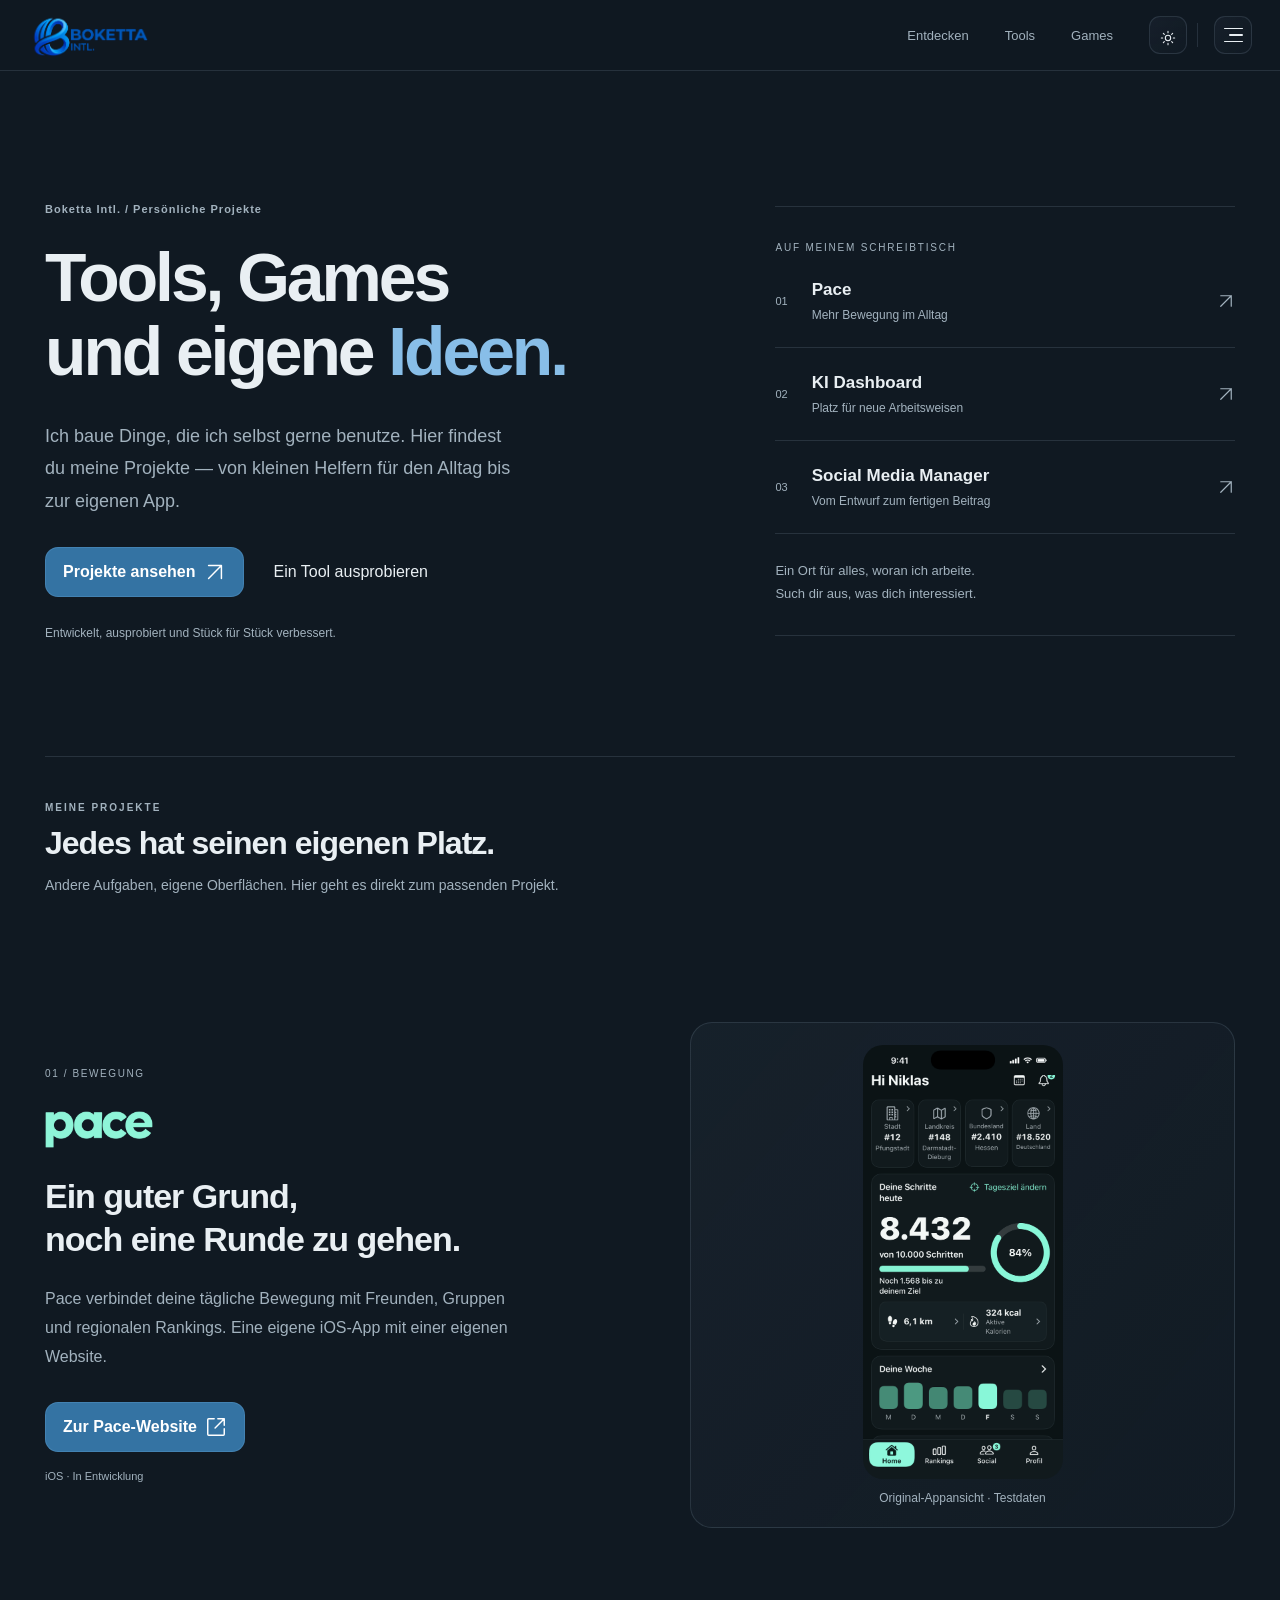
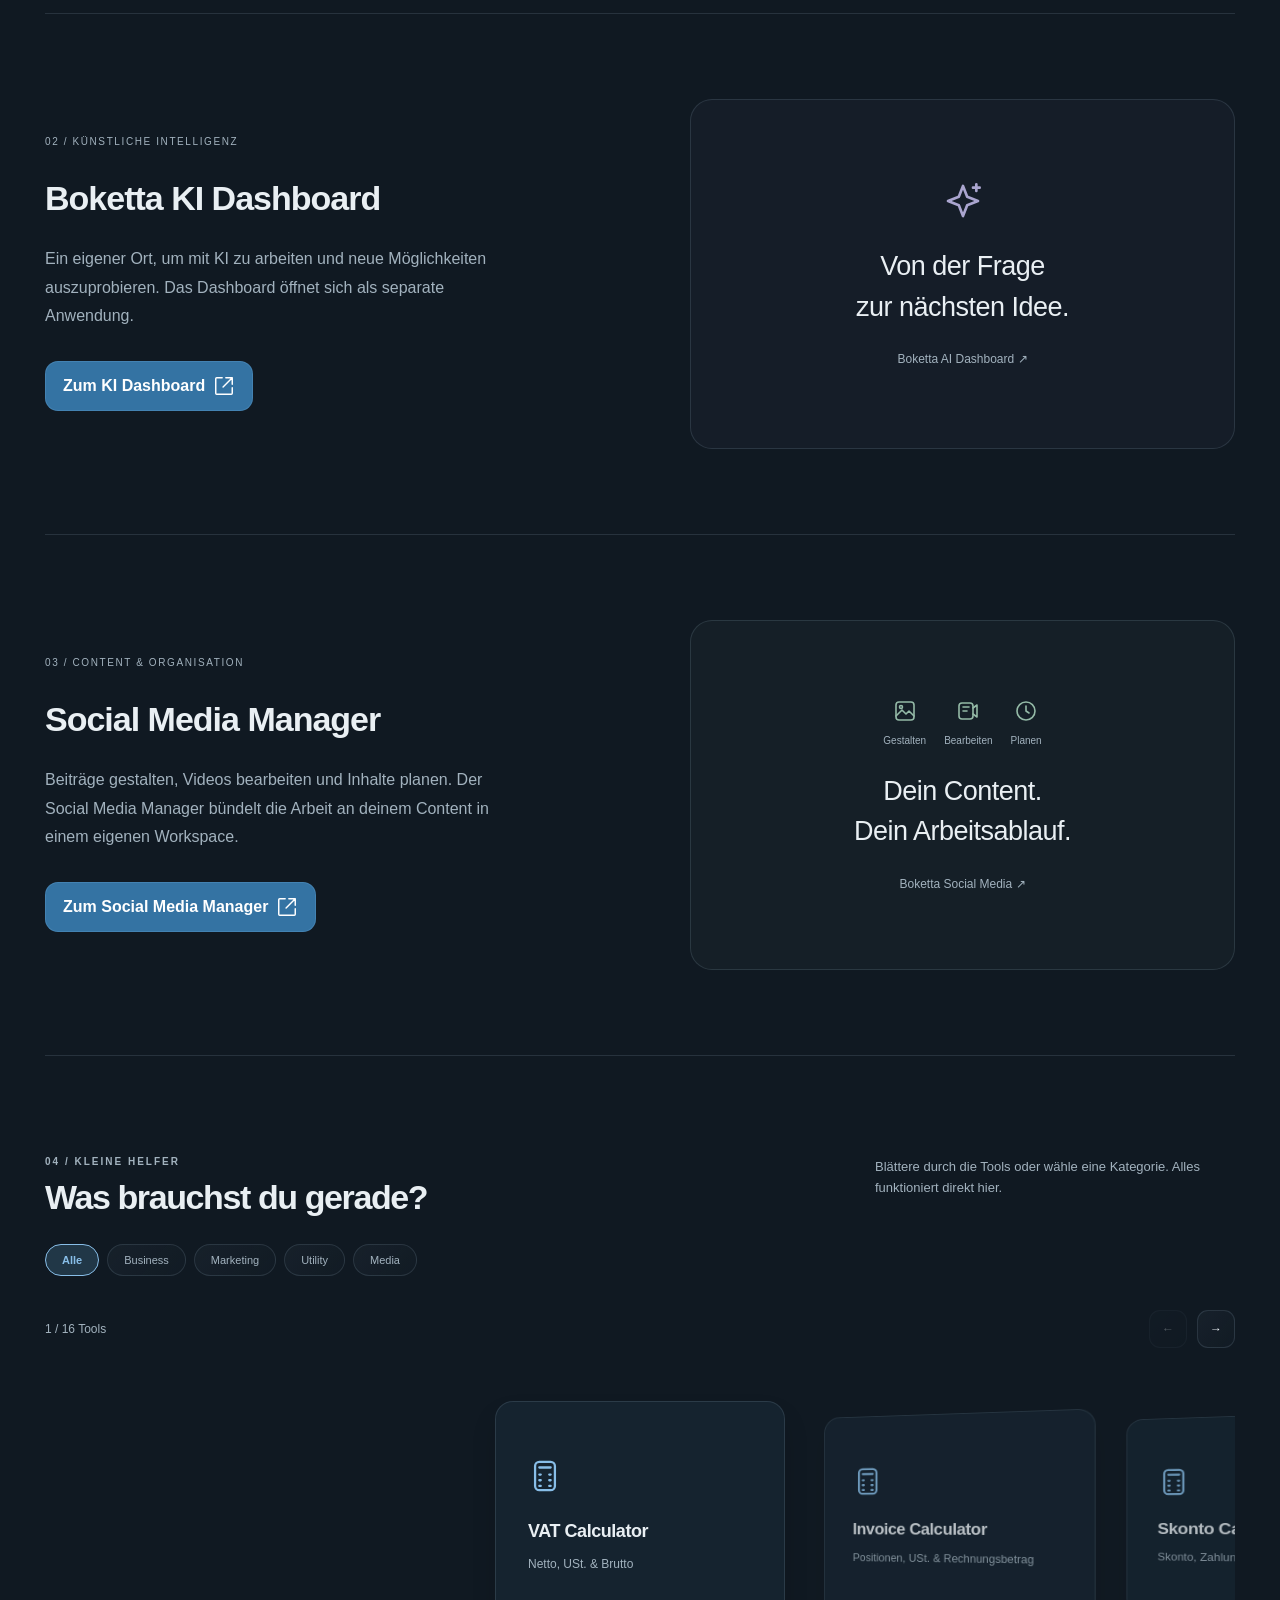
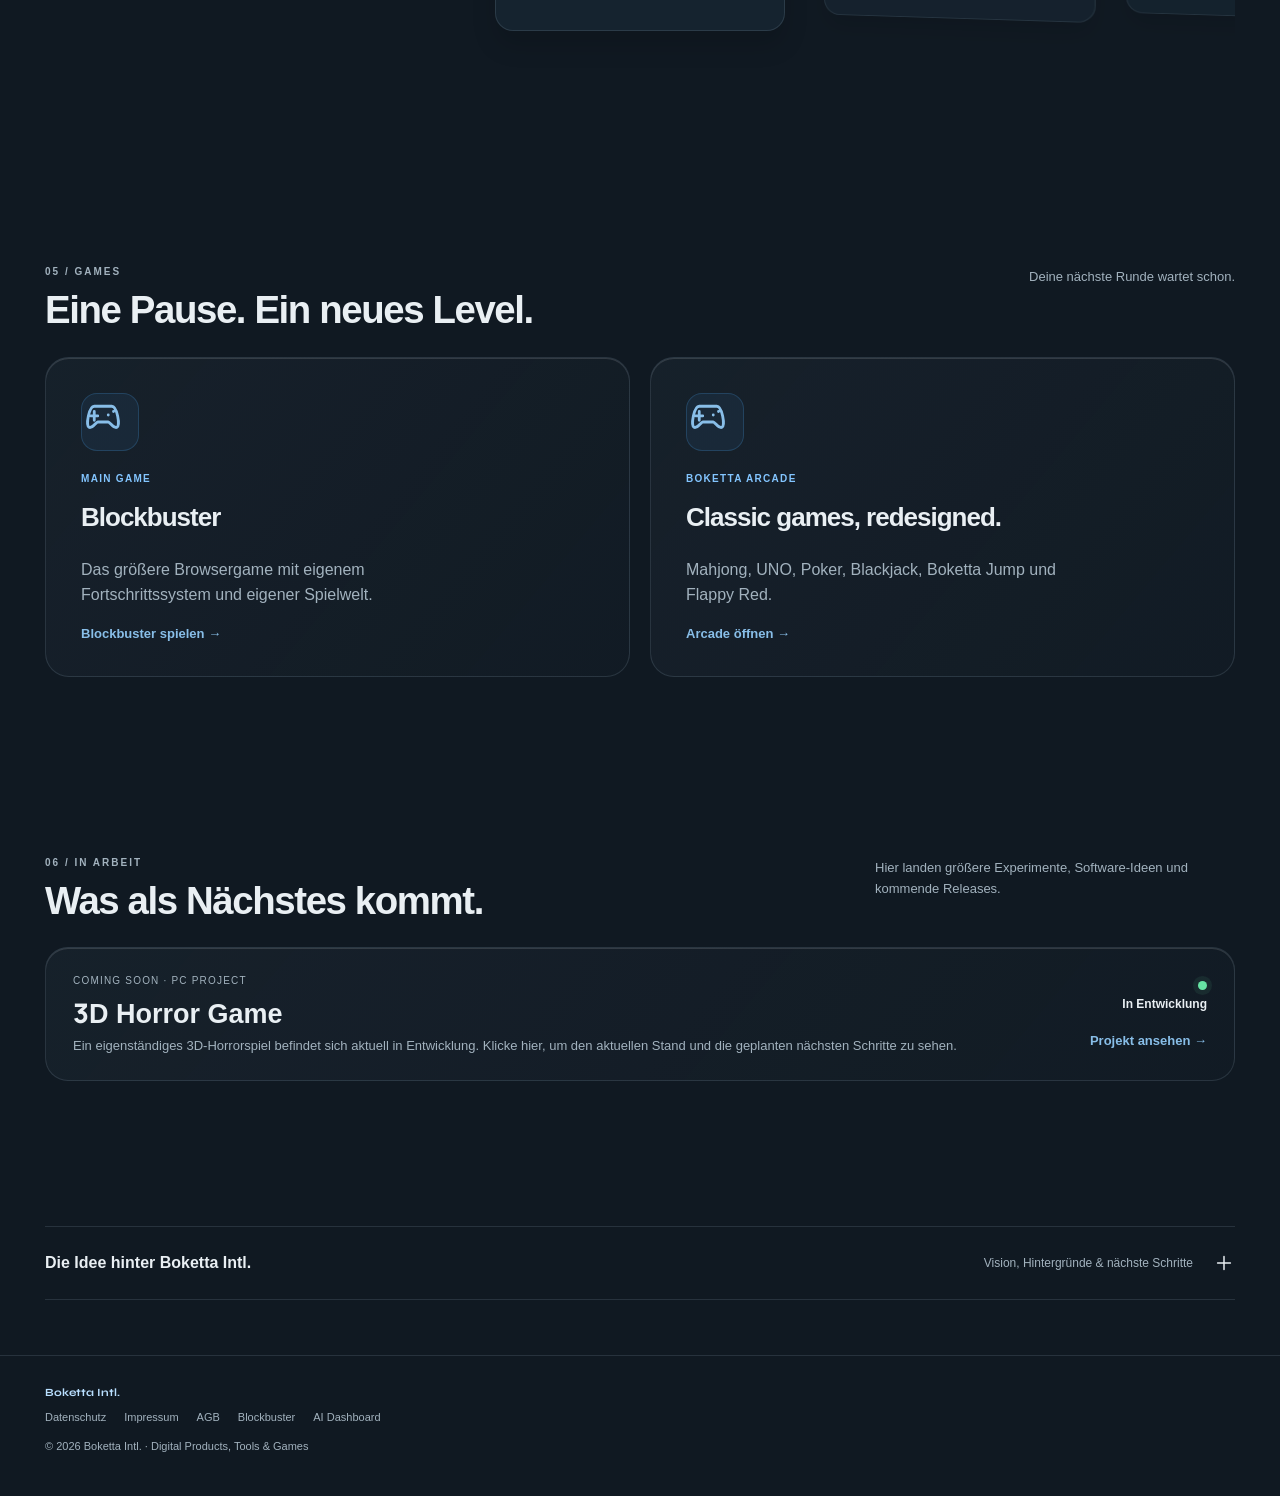
<file: index.html>
<!DOCTYPE html>
<html lang="de" data-theme="dark">
<head>
  <meta charset="UTF-8">
  <meta name="viewport" content="width=device-width, initial-scale=1.0">
  <meta name="description" content="Boketta Intl. — digitale Tools, Games, AI-Produkte und eigene Projekte.">
  <meta name="theme-color" content="#07111f">
  <title>Boketta Intl. — Digital Products</title>

  <link rel="preconnect" href="https://fonts.googleapis.com">
  <link rel="preconnect" href="https://fonts.gstatic.com" crossorigin>
  <link href="https://fonts.googleapis.com/css2?family=Manrope:wght@400;500;600;700;800&family=Syne:wght@500;600;700;800&display=swap" rel="stylesheet">

  <style>
    :root{
      --bg:#07111f;
      --bg2:#0a1728;
      --surface:#0d1c30;
      --surface2:#11253d;
      --text:#f6f9ff;
      --muted:#91a4ba;
      --line:rgba(164,193,226,.14);
      --blue:#4ca8ff;
      --blue2:#176cff;
      --cyan:#59e0ff;
      --good:#66e3a4;
      --warning:#ffc96b;
      --shadow:0 24px 80px rgba(0,0,0,.34);
      --radius:22px;
    }
    *{box-sizing:border-box}
    html{scroll-behavior:smooth}
    body{
      margin:0;color:var(--text);font-family:"Manrope",sans-serif;
      background:
        radial-gradient(circle at 88% 0%,rgba(23,108,255,.18),transparent 28%),
        radial-gradient(circle at 3% 20%,rgba(89,224,255,.07),transparent 22%),
        linear-gradient(180deg,#07111f 0%,#081321 55%,#07111f 100%);
      min-height:100vh;
    }
    body:before{
      content:"";position:fixed;inset:0;pointer-events:none;opacity:.18;
      background-image:linear-gradient(rgba(255,255,255,.025) 1px,transparent 1px),linear-gradient(90deg,rgba(255,255,255,.025) 1px,transparent 1px);
      background-size:44px 44px;
      mask-image:linear-gradient(to bottom,black,transparent 70%);
    }
    a{text-decoration:none;color:inherit}
    button,input,textarea,select{font:inherit}
    .wrap{width:min(1180px,calc(100% - 40px));margin:auto}
    header{
      position:sticky;top:0;z-index:100;width:100%;backdrop-filter:blur(18px);
      background:rgba(7,17,31,.76);border-bottom:1px solid var(--line);
    }
    .nav{height:76px;display:flex;justify-content:space-between;align-items:center;gap:20px}
    .brand{display:flex;align-items:center;gap:11px;font-family:"Syne",sans-serif;font-weight:800;letter-spacing:-.045em}
    .brand-mark{
      width:36px;height:36px;border-radius:11px;display:grid;place-items:center;
      color:#fff;background:linear-gradient(145deg,var(--blue2),var(--blue));
      box-shadow:0 8px 26px rgba(23,108,255,.28)
    }
    .brand-name{font-size:16px}.brand-name span{color:#7e94ad;font-weight:600}
    nav{display:flex;gap:4px;align-items:center}
    nav a{font-size:13px;color:#b9c8d8;padding:10px 12px;border-radius:11px}
    nav a:hover{background:rgba(255,255,255,.045);color:#fff}
    nav .nav-cta{border:1px solid rgba(76,168,255,.35);color:#bfe4ff}
    main{position:relative}
    section{padding:96px 0}
    .hero{min-height:calc(100vh - 76px);display:grid;grid-template-columns:1.06fr .94fr;align-items:center;gap:60px;padding-top:65px}
    .eyebrow{
      display:inline-flex;align-items:center;gap:8px;border:1px solid rgba(76,168,255,.25);
      background:rgba(76,168,255,.06);border-radius:999px;padding:8px 11px;color:#a9d9ff;
      text-transform:uppercase;font-size:10px;font-weight:800;letter-spacing:.15em
    }
    .eyebrow i{width:6px;height:6px;border-radius:50%;background:var(--cyan);box-shadow:0 0 15px rgba(89,224,255,.9)}
    h1,h2,h3{font-family:"Syne",sans-serif}
    h1{
      font-size:clamp(55px,8vw,94px);line-height:.9;letter-spacing:-.075em;margin:22px 0;
    }
    h1 span{display:block;color:#80c5ff}
    .hero-copy{max-width:650px;color:#a9b9ca;line-height:1.7;font-size:18px}
    .actions{display:flex;gap:11px;flex-wrap:wrap;margin-top:30px}
    .btn{
      border:1px solid var(--line);background:rgba(255,255,255,.035);color:#eaf3fc;
      padding:13px 17px;border-radius:13px;display:inline-flex;justify-content:center;align-items:center;
      gap:8px;cursor:pointer;transition:.2s ease
    }
    .btn:hover{transform:translateY(-2px);border-color:rgba(255,255,255,.22)}
    .btn.primary{border:0;background:linear-gradient(135deg,var(--blue2),var(--blue));font-weight:800;box-shadow:0 14px 32px rgba(23,108,255,.22)}
    .hero-note{margin-top:18px;color:#6f8196;font-size:12px}
    .hero-panel{
      min-height:500px;border:1px solid var(--line);border-radius:30px;position:relative;overflow:hidden;
      background:
        radial-gradient(circle at 75% 15%,rgba(76,168,255,.15),transparent 27%),
        linear-gradient(145deg,rgba(255,255,255,.045),rgba(255,255,255,.015));
      box-shadow:var(--shadow)
    }
    .orb{position:absolute;border:1px solid rgba(76,168,255,.18);border-radius:50%}
    .orb.one{width:340px;height:340px;right:-110px;top:-80px}
    .orb.two{width:220px;height:220px;left:-80px;bottom:-85px}
    .hub-card{
      position:absolute;left:38px;right:38px;top:40px;border:1px solid var(--line);border-radius:20px;
      background:rgba(6,15,27,.78);padding:18px;backdrop-filter:blur(12px)
    }
    .hub-top{display:flex;align-items:center;justify-content:space-between;margin-bottom:18px}
    .hub-title{font-family:"Syne";font-weight:700}.live{font-size:10px;color:var(--good);padding:6px 9px;border:1px solid rgba(102,227,164,.2);border-radius:999px}
    .hub-stats{display:grid;grid-template-columns:repeat(2,1fr);gap:10px}
    .stat{padding:17px;border-radius:15px;background:rgba(255,255,255,.035);border:1px solid var(--line)}
    .stat small{display:block;color:#72869d;font-size:10px;text-transform:uppercase;letter-spacing:.1em}
    .stat strong{display:block;font:700 28px "DM Sans";font-variant-numeric:tabular-nums;margin-top:5px}
    .list-line{margin-top:13px;padding:13px 14px;border:1px solid var(--line);border-radius:13px;color:#afc0d3;font-size:12px;display:flex;justify-content:space-between}
    .section-head{display:flex;align-items:end;justify-content:space-between;gap:30px;margin-bottom:30px}
    .kicker{font-size:10px;letter-spacing:.16em;text-transform:uppercase;color:#62b7ff;font-weight:800}
    h2{font-size:clamp(34px,4vw,54px);line-height:.98;letter-spacing:-.06em;margin:9px 0 0}
    .section-intro{max-width:550px;color:var(--muted);line-height:1.65;font-size:14px;margin:0}
    .grid{display:grid;grid-template-columns:repeat(3,1fr);gap:14px}
    .card{
      border:1px solid var(--line);border-radius:var(--radius);padding:22px;
      background:linear-gradient(145deg,rgba(255,255,255,.045),rgba(255,255,255,.015));
      min-height:220px;transition:.22s ease;position:relative;overflow:hidden
    }
    .card:hover{transform:translateY(-3px);border-color:rgba(76,168,255,.3);box-shadow:0 18px 50px rgba(0,0,0,.22)}
    .featured{grid-column:span 2;min-height:280px;background:
      radial-gradient(circle at 92% 14%,rgba(76,168,255,.13),transparent 26%),
      linear-gradient(145deg,rgba(255,255,255,.05),rgba(255,255,255,.015))}
    .card-icon{width:43px;height:43px;border-radius:13px;display:grid;place-items:center;border:1px solid rgba(76,168,255,.18);background:rgba(76,168,255,.06);color:#a9dbff}
    .card-meta{display:flex;justify-content:space-between;align-items:center}
    .tag{font-size:10px;letter-spacing:.12em;text-transform:uppercase;color:#8497ad}
    .card h3{font-size:25px;letter-spacing:-.04em;margin:21px 0 8px}
    .featured h3{font-size:34px}
    .card p{color:var(--muted);line-height:1.6;font-size:13px;max-width:650px}
    .arrow{display:inline-flex;margin-top:15px;color:#8dcbff;font-size:13px;font-weight:800}
    .tool-bar{display:flex;gap:8px;flex-wrap:wrap;margin-bottom:16px}
    .filter-btn{
      border:1px solid var(--line);background:rgba(255,255,255,.03);color:#9fb0c2;
      padding:9px 12px;border-radius:999px;cursor:pointer;font-size:11px
    }
    .filter-btn.active{background:#eaf6ff;color:#07111f;border-color:transparent;font-weight:800}
    .tool-grid{display:grid;grid-template-columns:repeat(4,1fr);gap:11px}
    .tool{
      border:1px solid var(--line);background:rgba(255,255,255,.025);padding:18px;border-radius:18px;cursor:pointer;transition:.2s
    }
    .tool:hover{transform:translateY(-2px);border-color:rgba(76,168,255,.28);background:rgba(76,168,255,.04)}
    .tool-name{font:700 17px "Syne";letter-spacing:-.025em}.tool small{display:block;color:#7f93a9;line-height:1.45;margin-top:6px;font-size:11px}
    .demo-grid{display:grid;grid-template-columns:1fr 1fr;gap:14px;margin-top:14px}
    .panel{border:1px solid var(--line);border-radius:22px;padding:22px;background:rgba(255,255,255,.025)}
    .panel h3{margin:0;font-size:23px}
    .field{display:grid;gap:7px;margin:12px 0}
    label{font-size:11px;color:#8296ad}
    input,textarea,select{
      width:100%;border:1px solid var(--line);background:#07111f;color:white;border-radius:12px;
      padding:12px 13px;outline:none
    }
    textarea{resize:vertical}
    input:focus,textarea:focus,select:focus{border-color:rgba(76,168,255,.5);box-shadow:0 0 0 3px rgba(76,168,255,.07)}
    .result{margin-top:14px;padding:17px;border-radius:15px;border:1px solid rgba(76,168,255,.18);background:rgba(76,168,255,.045)}
    .result .big{font:700 30px "DM Sans";font-variant-numeric:tabular-nums;color:#91ceff;letter-spacing:-.04em}
    .result span{display:block;color:#71869d;font-size:11px;margin-top:3px}
    .games{display:grid;grid-template-columns:1.18fr .82fr;gap:14px}
    .game{min-height:300px;padding:28px;border:1px solid var(--line);border-radius:24px;position:relative;overflow:hidden;background:linear-gradient(140deg,rgba(76,168,255,.09),rgba(255,255,255,.018))}
    .game h3{font-size:36px;margin:18px 0 8px}.game p{color:var(--muted);line-height:1.6;max-width:560px}
    .game small{color:#83c5ff;text-transform:uppercase;letter-spacing:.13em;font-size:10px;font-weight:800}
    .games-side{display:grid;gap:14px}.game.small{min-height:143px}.game.small h3{font-size:25px;margin:15px 0 5px}.game.small p{font-size:12px;margin:0}
    .project{
      border:1px solid var(--line);border-radius:23px;padding:27px;display:flex;justify-content:space-between;align-items:center;gap:25px;
      background:linear-gradient(100deg,rgba(255,255,255,.04),rgba(255,255,255,.015))
    }
    .project h3{font-size:27px;margin:8px 0 0}.project p{color:var(--muted);font-size:13px;margin:7px 0 0}
    .legal-grid{display:grid;grid-template-columns:1fr 1fr;gap:14px}
    .legal{border:1px solid var(--line);border-radius:20px;padding:22px;background:rgba(255,255,255,.02)}
    .legal h3{font-size:23px;margin:0 0 12px}.legal h4{font-size:13px;margin:15px 0 5px}.legal p{font-size:11px;color:#8396ab;line-height:1.65;margin:6px 0}
    .placeholder{color:#bfdcff;background:rgba(76,168,255,.08);border:1px solid rgba(76,168,255,.16);padding:2px 6px;border-radius:6px}
    footer{border-top:1px solid var(--line);padding:30px 0 44px;color:#72869c;font-size:11px}
    .footer-nav{display:flex;gap:18px;flex-wrap:wrap;margin-top:12px}.footer-nav a:hover{color:#b9ddff}

    .modal::before{
      content:"";position:absolute;inset:0;pointer-events:none;
      background:radial-gradient(circle at 50% 0%,rgba(76,168,255,.12),transparent 34%);
    }
    .modal-box{
      position:relative;width:min(700px,100%);max-height:90vh;overflow:auto;
      border:1px solid rgba(122,178,229,.16);border-radius:26px;
      background:
        linear-gradient(180deg,rgba(17,37,61,.98),rgba(8,20,35,.99));
      padding:0;box-shadow:0 35px 110px rgba(0,0,0,.48);
    }
    .modal-shell-top{
      padding:20px 23px 18px;border-bottom:1px solid var(--line);
      display:flex;justify-content:space-between;align-items:center;gap:20px;
      background:linear-gradient(180deg,rgba(255,255,255,.035),transparent);
    }
    .modal-kicker{
      display:inline-flex;align-items:center;gap:7px;color:#9fd7ff;font-size:10px;
      text-transform:uppercase;letter-spacing:.16em;font-weight:800
    }
    .modal-kicker-dot{width:7px;height:7px;border-radius:50%;background:var(--blue);box-shadow:0 0 13px rgba(76,168,255,.8)}
    .modal-subtitle{margin-top:4px;color:#6f849b;font-size:11px}
    .modal-content{padding:23px}
    .modal-tool-intro{
      color:#8598ad;font-size:12px;line-height:1.55;margin:0 0 18px;
      max-width:560px
    }
    .modal-divider{height:1px;background:var(--line);margin:18px 0}
    .modal-box .result{background:linear-gradient(145deg,rgba(76,168,255,.08),rgba(76,168,255,.02));}
    .tool-actions{display:flex;gap:9px;flex-wrap:wrap;margin-top:13px}
    .tool-actions .btn{min-width:115px}
    .mini-label{font-size:10px;color:#6f849b;text-transform:uppercase;letter-spacing:.11em}
    .split-fields{display:grid;grid-template-columns:1fr 1fr;gap:10px}
    .format-output{
      min-height:165px;border:1px solid var(--line);border-radius:15px;background:#07111f;
      padding:14px;font-family:ui-monospace,SFMono-Regular,Menlo,Consolas,monospace;font-size:12px;
      line-height:1.55;white-space:pre-wrap;word-break:break-word;color:#cfe5f8
    }
    .score-badge{
      display:inline-flex;align-items:center;justify-content:center;width:74px;height:74px;border-radius:50%;
      border:6px solid rgba(76,168,255,.16);font:800 22px "Syne";color:#a8dcff;margin-bottom:10px
    }
    .modal{position:fixed;inset:0;background:rgba(0,0,0,.72);backdrop-filter:blur(9px);z-index:200;display:none;align-items:center;justify-content:center;padding:18px}
    .modal.open{display:flex}.modal-box{width:min(640px,100%);max-height:90vh;overflow:auto;border:1px solid var(--line);border-radius:23px;background:#0a1626;padding:23px;box-shadow:var(--shadow)}
    .modal-head{display:flex;justify-content:space-between;align-items:start;gap:20px}.close{border:0;background:transparent;color:#8196ad;font-size:27px;cursor:pointer}
    .notice{padding:12px 14px;border:1px solid rgba(102,227,164,.15);background:rgba(102,227,164,.04);border-radius:12px;color:#92cdb0;font-size:11px;margin-top:12px}
    .copyrow{display:flex;gap:8px}.copyrow input{flex:1}.copyrow button{min-width:100px}
    .color-output{height:130px;border-radius:15px;margin-top:13px;border:1px solid var(--line);display:flex;align-items:end;padding:13px;color:#07111f;font-weight:800}
    .qr-box{text-align:center;padding:20px;border:1px dashed rgba(76,168,255,.24);border-radius:18px}
    .qr-code{width:220px;height:220px;margin:0 auto 13px;background:white;display:grid;place-items:center;color:#111;font-weight:900;font-size:14px;letter-spacing:2px}
    .drop{padding:32px;text-align:center;border:1px dashed rgba(76,168,255,.3);border-radius:18px;color:#8194aa}
    .drop strong{display:block;color:#eef6ff;margin-bottom:7px}.drop input{margin-top:14px}
    .image-result{display:none;margin-top:14px}.image-preview{max-width:100%;max-height:260px;border-radius:13px;display:block;margin:12px auto}
    @media (max-width:900px){
      .hero{grid-template-columns:1fr}.grid,.tool-grid{grid-template-columns:1fr 1fr}.featured{grid-column:span 2}.games,.demo-grid,.legal-grid{grid-template-columns:1fr}
      nav a:nth-child(-n+2){display:none}
    }
    @media (max-width:620px){
      .wrap{width:calc(100% - 24px)}.nav{height:68px}.hero{padding-top:45px}h1{font-size:56px}.hero-panel{min-height:390px}
      .hub-card{left:18px;right:18px;top:25px}.grid,.tool-grid{grid-template-columns:1fr}.featured{grid-column:span 1}.section-head{display:block}.section-intro{margin-top:12px}.actions .btn{width:100%}
      .project{display:block}.project .btn{margin-top:18px;width:100%}
    }
  
    .reveal{opacity:0;transform:translateY(22px);transition:opacity .65s ease,transform .65s cubic-bezier(.2,.7,.2,1)}
    .reveal.is-visible{opacity:1;transform:none}
    .delay-1{transition-delay:.06s}.delay-2{transition-delay:.12s}.delay-3{transition-delay:.18s}
    @media (prefers-reduced-motion:reduce){.reveal{opacity:1;transform:none;transition:none}}

    .modal{align-items:flex-end;padding:0}
    .modal-box{width:min(760px,100%);max-height:88vh;border-radius:20px 20px 0 0;border-bottom:0;background:#0b1727;padding:0;box-shadow:0 -20px 70px rgba(0,0,0,.42);animation:toolUp .18s ease-out forwards}
    @keyframes toolUp{from{transform:translateY(14px)}to{transform:translateY(0)}}
    .modal-shell-top{padding:17px 20px 15px;background:#0d1c2f;border-bottom:1px solid var(--line)}
    .modal-kicker{font-size:9px;color:#7892ad;letter-spacing:.1em;text-transform:uppercase}
    .modal-kicker-dot{display:none}
    .modal-shell-top [id="modalTitle"]{font-family:"DM Sans",sans-serif!important;font-size:24px!important;font-weight:700!important;letter-spacing:-.035em!important}
    .modal-content{padding:20px}
    .modal-tool-intro{font-size:12px;color:#8195aa;line-height:1.55}
    .modal-box input,.modal-box textarea,.modal-box select{border-radius:9px}
    .modal-box .result{border-radius:12px;background:#0a1b2d}
    @media (prefers-reduced-motion:reduce){.modal-box{animation:none}}

/* Browser scrollbar — same Boketta palette */
html{scrollbar-color:#2d78c9 #07111f;scrollbar-width:thin}
::-webkit-scrollbar{width:11px;height:11px}
::-webkit-scrollbar-track{background:#07111f}
::-webkit-scrollbar-thumb{background:linear-gradient(180deg,#245f9f,#3d94e8);border-radius:999px;border:2px solid #07111f}
::-webkit-scrollbar-thumb:hover{background:linear-gradient(180deg,#2f78c5,#5ba9f5)}

/* Larger arcade selection */
.arcade-grid{display:grid;grid-template-columns:repeat(3,1fr);gap:11px;margin-top:14px}
.arcade-card{appearance:none;text-align:left;min-height:154px;padding:18px;border:1px solid var(--line);border-radius:18px;
background:linear-gradient(145deg,rgba(255,255,255,.042),rgba(255,255,255,.015));color:var(--text);cursor:pointer;transition:.2s}
.arcade-card:hover{transform:translateY(-3px);border-color:rgba(76,168,255,.3);background:rgba(76,168,255,.04)}
.arcade-card .game-icon{width:42px;height:42px;border-radius:12px;border:1px solid rgba(76,168,255,.18);display:grid;place-items:center;
background:#0b1a2b;color:#a8d8ff;font-size:20px;margin-bottom:14px}
.arcade-card strong{display:block;font:700 18px "Syne";letter-spacing:-.03em}.arcade-card small{display:block;color:#7f93a9;line-height:1.45;font-size:11px;margin-top:6px}
.arcade-card.featured-arcade{grid-column:span 3;min-height:180px;background:linear-gradient(145deg,rgba(76,168,255,.08),rgba(255,255,255,.015))}
.arcade-card.featured-arcade .game-icon{float:left;margin-right:14px}
.game-board{border:1px solid var(--line);border-radius:16px;background:#081522;min-height:270px;padding:16px}
.play-status{display:flex;justify-content:space-between;align-items:center;gap:12px;margin-bottom:13px;font-size:11px;color:#8296ad}
.play-status strong{color:#d8ecff}
.play-table{border:1px solid rgba(115,176,224,.11);background:radial-gradient(circle at 50% 35%,rgba(38,124,205,.12),transparent 52%),#07131f;border-radius:18px;padding:18px;min-height:265px}
.play-cards{display:flex;flex-wrap:wrap;gap:8px;align-items:center}
.play-card{position:relative;width:70px;height:98px;border-radius:10px;background:#f5f7fb;color:#0c1520;border:1px solid #b9c6d2;
box-shadow:0 5px 16px rgba(0,0,0,.25);padding:7px;display:flex;flex-direction:column;justify-content:space-between;font:700 14px "DM Sans";cursor:pointer}
.play-card.red{color:#b52942}.play-card.back{background:linear-gradient(145deg,#0e2238,#163554);color:#92cfff;border-color:#2b6597;align-items:center;justify-content:center}
.play-card.back .card-logo{width:42px;height:42px;border-radius:10px;border:1px solid #4688c1;display:grid;place-items:center;font:800 22px "Syne";background:#0c1c2e}
.play-card .center{font-size:28px;text-align:center;line-height:1}
.play-card small{font-size:10px}
.game-controls{display:flex;gap:8px;flex-wrap:wrap;margin-top:14px}
.maze{display:grid;grid-template-columns:repeat(6,1fr);gap:6px;max-width:390px;margin:auto}.maze button{aspect-ratio:1;border-radius:9px;border:1px solid var(--line);background:#0a1a2b;cursor:pointer}
.maze button.active{background:var(--blue);box-shadow:0 0 18px rgba(76,168,255,.3)}
.uno-hand,.sol-hand{display:flex;gap:6px;flex-wrap:wrap}.uno-color{padding:10px 14px;border-radius:10px;border:1px solid var(--line);color:#fff;background:#0c2033;cursor:pointer}
.poker-table{display:grid;grid-template-columns:repeat(5,1fr);gap:6px;max-width:430px;margin:0 auto}.poker-slot{min-height:96px}
.pixel-note{font:10px/1.4 ui-monospace,monospace;color:#7891aa;letter-spacing:.05em}
@media(max-width:900px){.arcade-grid{grid-template-columns:1fr 1fr}.arcade-card.featured-arcade{grid-column:span 2}}
@media(max-width:620px){.arcade-grid{grid-template-columns:1fr}.arcade-card.featured-arcade{grid-column:span 1}.play-card{width:62px;height:88px}}


.arcade-grid{display:grid;grid-template-columns:repeat(3,minmax(0,1fr));gap:12px;margin-top:14px}.arcade-card{appearance:none;text-align:left;min-height:145px;padding:18px;border:1px solid var(--line);border-radius:18px;background:linear-gradient(145deg,rgba(255,255,255,.043),rgba(255,255,255,.014));color:var(--text);cursor:pointer;transition:.2s;touch-action:manipulation}.arcade-card:hover{transform:translateY(-3px);border-color:rgba(76,168,255,.32);background:rgba(76,168,255,.045)}.arcade-card .game-icon{width:42px;height:42px;border-radius:12px;border:1px solid rgba(76,168,255,.18);display:grid;place-items:center;background:#0b1a2b;color:#a8d8ff;font-size:20px;margin-bottom:14px}.arcade-card strong{display:block;font:700 18px "Syne";letter-spacing:-.03em}.arcade-card small{display:block;color:#7f93a9;line-height:1.45;font-size:11px;margin-top:6px}.arcade-tabs{display:flex;gap:7px;overflow-x:auto;padding-bottom:3px}.arcade-stage{border:1px solid var(--line);border-radius:16px;background:#081522;padding:16px;min-height:295px;overflow:hidden}.play-status{display:flex;justify-content:space-between;gap:12px;align-items:center;margin-bottom:13px;font-size:11px;color:#8296ad}.play-status strong{color:#d8ecff}.play-cards{display:flex;gap:8px;flex-wrap:wrap;align-items:center}.play-card{width:70px;height:98px;border-radius:10px;background:#f6f8fc;color:#0d1520;border:1px solid #bac7d2;box-shadow:0 5px 15px rgba(0,0,0,.24);padding:7px;display:flex;flex-direction:column;justify-content:space-between;font:700 14px "DM Sans";cursor:pointer;user-select:none}.play-card.red{color:#b62b43}.play-card.back{background:linear-gradient(145deg,#0e2238,#183b5e);color:#91ccff;border-color:#2e71a8;align-items:center;justify-content:center}.card-logo{width:42px;height:42px;border:1px solid #4d8fca;border-radius:10px;display:grid;place-items:center;background:#0b1c2e;font:800 22px "Syne"}.play-card .center{font-size:27px;text-align:center;line-height:1}.play-card small{font-size:10px}.mah-grid{display:grid;grid-template-columns:repeat(4,1fr);gap:8px;max-width:430px;margin:16px auto}.mah-tile{min-height:60px;border:1px solid var(--line);border-radius:10px;background:#0b1b2c;color:#bfe0fb;font-size:22px;cursor:pointer;touch-action:manipulation}.mah-tile.open{background:#123455;border-color:#4ca8ff}.mah-tile.done{opacity:.14;pointer-events:none}.uno-hand{display:flex;flex-wrap:wrap;gap:7px}.uno-card{width:58px;height:82px;border-radius:10px;border:2px solid rgba(255,255,255,.4);display:flex;flex-direction:column;justify-content:space-between;padding:7px;color:#fff;cursor:pointer;font-weight:800;box-shadow:0 5px 13px rgba(0,0,0,.25);touch-action:manipulation}.uno-r{background:#ba2b3d}.uno-g{background:#1d8b5b}.uno-b{background:#276dd6}.uno-y{background:#cf9a16;color:#0e1a27}
@media(max-width:900px){.arcade-grid{grid-template-columns:1fr 1fr}.modal.arcade-modal{padding:10px}}@media(max-width:620px){.arcade-grid{grid-template-columns:1fr}.arcade-card{min-height:120px}.play-card{width:61px;height:87px}.mah-grid{gap:6px}.mah-tile{min-height:52px;font-size:19px}.uno-card{width:52px;height:75px}.arcade-stage{padding:12px}.modal.arcade-modal{padding:6px}.modal.arcade-modal .modal-box{width:100%;max-height:96vh;border-radius:17px}}


/* ===== Boketta Arcade · mobile-game shell ===== */
.arcade-grid{display:grid;grid-template-columns:repeat(3,minmax(0,1fr));gap:12px;margin-top:15px}
.arcade-card{appearance:none;text-align:left;min-height:150px;padding:18px;border:1px solid var(--line);border-radius:18px;background:linear-gradient(145deg,rgba(255,255,255,.045),rgba(255,255,255,.015));color:var(--text);cursor:pointer;transition:.22s ease;touch-action:manipulation}
.arcade-card:hover{transform:translateY(-4px);border-color:rgba(76,168,255,.38);box-shadow:0 14px 35px rgba(0,0,0,.18)}
.arcade-card .game-icon{width:44px;height:44px;border-radius:13px;border:1px solid rgba(76,168,255,.18);display:grid;place-items:center;background:#0b1a2b;color:#a8d8ff;font-size:20px;margin-bottom:14px}
.arcade-card strong{display:block;font:700 18px "Syne";letter-spacing:-.03em}
.arcade-card small{display:block;color:#7f93a9;line-height:1.45;font-size:11px;margin-top:6px}
.arcade-modal{align-items:center!important;padding:16px!important}
.arcade-modal .modal-box{width:min(1020px,100%)!important;max-height:min(94vh,920px)!important;border:1px solid rgba(122,178,229,.17)!important;border-radius:24px!important}
.arcade-tabs{display:flex;gap:7px;overflow-x:auto;scrollbar-width:thin;padding:0 0 6px}
.arcade-tabs .filter-btn{white-space:nowrap;flex:0 0 auto}
.arcade-shell{min-height:560px;border:1px solid var(--line);border-radius:18px;background:linear-gradient(180deg,#081522 0%,#07111d 100%);overflow:hidden}
.arcade-topbar{display:flex;justify-content:space-between;align-items:center;padding:12px 14px;border-bottom:1px solid var(--line);background:#0a1727}
.arcade-topbar .left,.arcade-topbar .right{display:flex;align-items:center;gap:10px}
.arcade-title{font:700 13px "DM Sans";letter-spacing:.02em}.arcade-caption{font-size:10px;color:#6d839b}
.arcade-icon-btn{width:38px;height:38px;border:1px solid var(--line);border-radius:11px;background:#0b1b2d;color:#bcd7ef;cursor:pointer;touch-action:manipulation}
.arcade-main{padding:15px;min-height:500px}
.arcade-actionbar{display:flex;justify-content:space-between;align-items:center;gap:10px;flex-wrap:wrap;margin-bottom:14px}
.arcade-actionbar .muted{color:#71869b;font-size:11px}
.arcade-primary{background:linear-gradient(135deg,#176cff,#4ca8ff)!important;color:white!important;border:0!important}
.arcade-secondary{background:#0a1b2d!important;border:1px solid var(--line)!important}
.touch-card{width:78px;height:110px;border-radius:12px;background:#f6f8fc;color:#111a23;border:1px solid #b8c6d2;box-shadow:0 7px 17px rgba(0,0,0,.28);padding:8px;display:flex;flex-direction:column;justify-content:space-between;font:700 14px "DM Sans";cursor:pointer;user-select:none;transition:.16s;touch-action:manipulation}
.touch-card.red{color:#b82a44}.touch-card.back{background:linear-gradient(145deg,#0d2035,#18446b);border-color:#2f73ac;color:#9cd3ff;align-items:center;justify-content:center}
.touch-card.selected{transform:translateY(-8px);outline:2px solid #4ca8ff;box-shadow:0 14px 25px rgba(76,168,255,.2)}
.touch-card .tc-center{text-align:center;font-size:31px;line-height:1}.touch-card small{font-size:10px}
.card-stack{display:flex;gap:9px;flex-wrap:wrap;align-items:flex-start}
.arcade-message{min-height:23px;color:#9ab0c5;font-size:12px;line-height:1.5;margin-top:12px}
.score-panel{display:flex;gap:9px;flex-wrap:wrap}.score-chip{padding:9px 11px;border:1px solid var(--line);border-radius:11px;background:#0a1929;min-width:100px}.score-chip small{display:block;color:#70869e;font-size:9px;text-transform:uppercase;letter-spacing:.08em}.score-chip strong{display:block;font:700 20px "DM Sans";font-variant-numeric:tabular-nums;color:#dbeeff;margin-top:2px}
/* Mahjong */
.mj-layout{display:grid;grid-template-columns:1fr 260px;gap:14px;align-items:start}.mj-board{min-height:430px;border:1px solid rgba(76,168,255,.12);border-radius:18px;background:radial-gradient(circle at 50% 20%,rgba(76,168,255,.10),transparent 48%),#081624;padding:18px;display:grid;place-items:center}
.mj-grid-pro{display:grid;grid-template-columns:repeat(4,72px);gap:10px}.mj-tile-pro{width:72px;height:72px;border-radius:12px;border:1px solid #1d4165;background:linear-gradient(145deg,#123554,#0b2238);color:#b9ddfb;display:grid;place-items:center;font-size:27px;cursor:pointer;box-shadow:0 6px 14px rgba(0,0,0,.2);touch-action:manipulation;transition:.16s}.mj-tile-pro.open{border-color:#4ca8ff;transform:translateY(-3px);background:#123d62}.mj-tile-pro.done{visibility:hidden}
.mj-side{border:1px solid var(--line);border-radius:16px;padding:14px;background:#0a1828}.mj-side h4{margin:0 0 10px;font:700 15px "Syne"}.mj-rule{color:#748aa1;font-size:11px;line-height:1.55;margin-bottom:14px}
/* UNO */
.uno-layout-pro{display:grid;gap:13px}.uno-zone{border:1px solid var(--line);border-radius:15px;padding:13px;background:#0a1828}.uno-label{font-size:9px;text-transform:uppercase;letter-spacing:.11em;color:#70869d;margin-bottom:8px}.uno-mini{display:flex;gap:7px;flex-wrap:wrap}.uno-pro-card{width:58px;height:84px;border-radius:12px;border:2px solid rgba(255,255,255,.48);color:white;padding:7px;display:flex;flex-direction:column;justify-content:space-between;cursor:pointer;font-weight:800;box-shadow:0 6px 14px rgba(0,0,0,.22);touch-action:manipulation;transition:.16s}.uno-pro-card:hover{transform:translateY(-5px)}.uno-pro-card.red{background:#c52a41}.uno-pro-card.green{background:#198e5d}.uno-pro-card.blue{background:#286fda}.uno-pro-card.yellow{background:#d1a019;color:#0d1924}.uno-pro-card.wild{background:#172838}.uno-color-picker{display:grid;grid-template-columns:repeat(4,1fr);gap:8px;margin-top:10px}.uno-color-picker button{height:38px;border:0;border-radius:9px;cursor:pointer;touch-action:manipulation}
/* Solitaire */
.sol-layout{display:grid;gap:13px}.sol-top{display:grid;grid-template-columns:repeat(5,minmax(0,1fr));gap:8px}.sol-slot{min-height:100px;border:1px dashed rgba(115,176,224,.2);border-radius:12px;background:#091827;display:grid;place-items:center;color:#6c849c}.sol-tableau-pro{display:grid;grid-template-columns:repeat(7,minmax(0,1fr));gap:7px}.sol-col-pro{min-height:300px;border:1px dashed rgba(115,176,224,.13);border-radius:11px;padding:5px;display:flex;flex-direction:column;align-items:center}.sol-col-pro .touch-card{margin-top:-49px}.sol-col-pro .touch-card:first-child{margin-top:0}
/* Poker */
.poker-pro{display:grid;gap:14px}.poker-center{display:grid;place-items:center;min-height:160px;border:1px solid rgba(76,168,255,.1);border-radius:18px;background:radial-gradient(circle at 50% 40%,rgba(76,168,255,.12),transparent 45%),#081522}.hold-card-wrap{display:flex;flex-direction:column;gap:6px}.hold-label{text-align:center;font-size:9px;text-transform:uppercase;letter-spacing:.09em;color:#6e849a;min-height:12px}
/* Blackjack */
.bj-pro{display:grid;gap:13px}.bj-table{min-height:410px;border-radius:20px;border:1px solid rgba(76,168,255,.12);background:radial-gradient(circle at 50% 50%,rgba(24,108,255,.13),transparent 55%),#071520;padding:18px;display:grid;grid-template-rows:auto 1fr auto;gap:15px}.bj-seat{display:grid;gap:8px}.bj-seat-title{font-size:9px;text-transform:uppercase;letter-spacing:.12em;color:#7188a1}.bj-center{display:grid;place-items:center;color:#5d7894;font:600 12px "Syne";letter-spacing:.11em}
/* Reaction */
.reaction-pro{display:grid;gap:14px}.reaction-arena{min-height:420px;border:1px solid rgba(76,168,255,.12);border-radius:20px;background:#081522;display:grid;place-items:center;transition:background .18s,box-shadow .18s}.reaction-arena.go{background:radial-gradient(circle,#164b74 0%,#0a253a 45%,#081522 100%);box-shadow:inset 0 0 80px rgba(76,168,255,.15)}.reaction-button{width:230px;height:100px;border-radius:18px;border:1px solid rgba(255,255,255,.15);background:linear-gradient(145deg,#176cff,#4ca8ff);color:white;font:800 18px "DM Sans";cursor:pointer;touch-action:manipulation}

/* ===== Premium table presentation + card motion ===== */
.arcade-shell{position:relative}
.table-felt{position:relative;overflow:hidden;border:1px solid rgba(99,176,235,.14);border-radius:26px;background:
 radial-gradient(circle at 50% 42%,rgba(76,168,255,.18),transparent 34%),
 radial-gradient(circle at 50% 50%,rgba(11,71,49,.68),rgba(5,28,24,.96) 62%,rgba(4,19,29,1) 100%);
 box-shadow:inset 0 0 0 1px rgba(255,255,255,.02),inset 0 24px 60px rgba(0,0,0,.2),0 20px 55px rgba(0,0,0,.22);min-height:460px;padding:22px}
.table-felt:before{content:"";position:absolute;inset:10px;border:1px solid rgba(205,240,255,.07);border-radius:22px;pointer-events:none}
.table-felt:after{content:"";position:absolute;left:50%;top:50%;width:220px;height:220px;transform:translate(-50%,-50%);border:1px solid rgba(176,224,255,.06);border-radius:50%;box-shadow:0 0 90px rgba(76,168,255,.06);pointer-events:none}
.table-center-logo{position:absolute;left:50%;top:50%;transform:translate(-50%,-50%);font:800 12px "Syne";letter-spacing:.25em;color:rgba(188,226,255,.16);pointer-events:none}
.uno-table{position:relative;min-height:450px;display:grid;grid-template-columns:150px 1fr 150px;grid-template-rows:100px 1fr 145px;gap:10px;align-items:center;z-index:1}
.uno-seat{display:flex;flex-direction:column;gap:7px;align-items:center;min-width:0}
.uno-seat.top{grid-column:2;grid-row:1}.uno-seat.left{grid-column:1;grid-row:2}.uno-seat.right{grid-column:3;grid-row:2}.uno-seat.bottom{grid-column:2;grid-row:3;align-self:end}
.uno-avatar{width:46px;height:46px;border-radius:50%;display:grid;place-items:center;background:linear-gradient(145deg,#0c2b43,#163e59);border:1px solid rgba(117,189,239,.25);box-shadow:0 8px 18px rgba(0,0,0,.22);font:800 13px "Syne";color:#bde6ff;position:relative}
.uno-seat.active .uno-avatar{box-shadow:0 0 0 2px rgba(76,168,255,.4),0 0 25px rgba(76,168,255,.24);animation:seatPulse 1.1s ease-in-out infinite alternate}
.uno-seat .seat-name{font:700 11px "DM Sans";color:#d9ecff}.uno-seat .seat-count{font:10px "DM Sans";color:#6f879d}
.uno-fan{display:flex;justify-content:center;min-height:60px}
.uno-fan .uno-pro-card.mini{width:34px;height:50px;margin-left:-8px;border-radius:8px;padding:4px;font-size:9px;cursor:default}
.uno-fan .uno-pro-card.mini:first-child{margin-left:0}
.uno-center{grid-column:2;grid-row:2;display:flex;align-items:center;justify-content:center;gap:28px}
.uno-pile{display:flex;flex-direction:column;align-items:center;gap:7px}.uno-pile-label{font-size:9px;text-transform:uppercase;letter-spacing:.12em;color:rgba(204,232,250,.45)}
.uno-pro-card.table-card{width:74px;height:108px;border-radius:13px;box-shadow:0 10px 26px rgba(0,0,0,.3),0 0 0 1px rgba(255,255,255,.05) inset;position:relative}
.uno-pro-card.table-card.played{animation:cardPlay .42s cubic-bezier(.2,.9,.25,1)}
.uno-discard-wrap{transform:rotate(-2deg)}
.uno-deck-wrap{transform:rotate(3deg);position:relative}.uno-deck-wrap:after,.uno-deck-wrap:before{content:"";position:absolute;inset:4px;border-radius:12px;border:1px solid rgba(255,255,255,.08);z-index:-1}.uno-deck-wrap:after{transform:translate(4px,4px);opacity:.6}.uno-deck-wrap:before{transform:translate(8px,8px);opacity:.35}
.uno-your-hand{border:1px solid rgba(111,184,231,.10);background:rgba(4,18,29,.5);border-radius:18px;padding:12px 10px 8px;backdrop-filter:blur(4px)}
.uno-hand-pro{display:flex;justify-content:center;gap:8px;flex-wrap:wrap}
.uno-hand-pro .uno-pro-card{transition:transform .18s ease,box-shadow .18s ease;animation:handDeal .38s both}
.uno-hand-pro .uno-pro-card:hover{transform:translateY(-14px);box-shadow:0 18px 28px rgba(0,0,0,.34)}
.uno-hand-pro .uno-pro-card.uno-disabled{opacity:.38;cursor:not-allowed;filter:saturate(.7)}
.uno-action-row{display:flex;justify-content:center;gap:8px;flex-wrap:wrap;margin-top:8px}.uno-status-strip{display:flex;gap:7px;justify-content:center;flex-wrap:wrap}
.uno-mini-stat{font-size:10px;color:#8aa4bb;border:1px solid rgba(111,184,231,.1);background:rgba(7,20,33,.6);padding:7px 9px;border-radius:9px}
.uno-banner{min-height:18px;text-align:center;color:#cfe9ff;font-size:12px}.uno-color-picker.pro{max-width:300px;margin:0 auto;background:rgba(5,18,29,.84);padding:8px;border-radius:13px;border:1px solid rgba(119,198,244,.16);box-shadow:0 14px 25px rgba(0,0,0,.24)}
.uno-color-picker.pro button{height:42px;box-shadow:inset 0 0 0 2px rgba(255,255,255,.1)}
.blackjack-table{position:relative;overflow:hidden;border:1px solid rgba(99,176,235,.14);border-radius:28px;min-height:520px;padding:22px;background:
 radial-gradient(circle at 50% 34%,rgba(89,224,255,.10),transparent 28%),
 radial-gradient(circle at 50% 50%,rgba(19,110,68,.74),rgba(6,36,29,.98) 58%,#041c1c 100%);
 box-shadow:inset 0 0 0 1px rgba(255,255,255,.02),inset 0 24px 60px rgba(0,0,0,.22),0 22px 60px rgba(0,0,0,.25)}
.bj-rail{position:absolute;inset:14px;border:1px solid rgba(222,240,248,.07);border-radius:24px;pointer-events:none}.bj-arc{position:absolute;left:50%;top:52%;width:76%;height:42%;transform:translate(-50%,-50%);border:1px solid rgba(214,239,250,.06);border-radius:50%;pointer-events:none}
.bj-zone{position:relative;z-index:1;display:grid;grid-template-rows:auto 1fr auto;gap:26px;min-height:474px}.bj-dealer-zone,.bj-player-zone{display:grid;gap:9px}.bj-zone-label{display:flex;justify-content:space-between;align-items:center;color:#d5ebfa;font:700 11px "DM Sans"}.bj-zone-label span{font-size:10px;color:#7693aa;font-weight:500}
.bj-card-row{display:flex;justify-content:center;gap:9px;min-height:112px;align-items:center}.bj-card-row .touch-card{animation:dealCard .46s cubic-bezier(.2,.85,.2,1) both}.bj-card-row .touch-card:nth-child(2){animation-delay:.12s}.bj-card-row .touch-card:nth-child(3){animation-delay:.18s}.bj-card-row .touch-card:nth-child(4){animation-delay:.24s}
.bj-badge{text-align:center;color:rgba(216,239,252,.3);font:800 12px "Syne";letter-spacing:.22em}.bj-badge.win{color:#86e9bf;text-shadow:0 0 24px rgba(134,233,191,.26);animation:badgePop .35s ease-out}.bj-badge.lose{color:#ff9eaa}.bj-badge.push{color:#9dd5ff}
.bj-hand-card{position:relative}.bj-chip-bet{display:inline-flex;align-items:center;gap:6px;padding:5px 8px;border-radius:999px;border:1px solid rgba(255,255,255,.08);background:rgba(2,16,18,.45);font-size:9px;color:#9ab0bc}
.bj-bottom-bar{display:flex;flex-direction:column;gap:9px}.bj-bet-controls{display:flex;justify-content:center;align-items:center;gap:7px}.bj-bet-chip{min-width:74px;text-align:center;padding:8px 10px;border-radius:10px;border:1px solid rgba(135,212,246,.18);background:rgba(4,17,27,.6);color:#dff4ff;font:700 13px "DM Sans"}.bj-bet-btn{width:36px;height:36px;border-radius:10px;border:1px solid var(--line);background:#0a1b2d;color:#c6e7fb;cursor:pointer}.bj-action-row{display:flex;justify-content:center;gap:7px;flex-wrap:wrap}
.bj-chip-burst{animation:chipBurst .42s ease-out}.uno-table.flash,.blackjack-table.flash{box-shadow:inset 0 0 0 1px rgba(119,202,255,.12),inset 0 0 60px rgba(76,168,255,.08),0 0 34px rgba(76,168,255,.12)}
@keyframes dealCard{from{opacity:0;transform:translateY(-35px) translateX(18px) rotate(5deg) scale(.88)}to{opacity:1;transform:none}}
@keyframes handDeal{from{opacity:0;transform:translateY(18px) scale(.9) rotate(2deg)}to{opacity:1;transform:none}}
@keyframes cardPlay{0%{transform:translateY(0) scale(1)}45%{transform:translateY(-18px) scale(1.03)}100%{transform:translateY(0) scale(1)}}
@keyframes badgePop{from{transform:scale(.82);opacity:.2}to{transform:scale(1);opacity:1}}
@keyframes seatPulse{from{transform:scale(1)}to{transform:scale(1.04)}}
@keyframes chipBurst{from{transform:scale(.75);opacity:.4}to{transform:scale(1);opacity:1}}
@media(max-width:900px){.uno-table{grid-template-columns:90px 1fr 90px}.uno-fan .uno-pro-card.mini{width:29px;height:44px}.uno-pro-card.table-card{width:65px;height:95px}.blackjack-table{min-height:480px}.bj-zone{min-height:430px}}
@media(max-width:620px){.uno-table{grid-template-columns:62px 1fr 62px;grid-template-rows:88px 1fr 150px;min-height:460px}.uno-center{gap:12px}.uno-pro-card.table-card{width:58px;height:85px}.uno-hand-pro{gap:5px}.uno-hand-pro .uno-pro-card{width:48px;height:72px}.uno-seat .seat-name{font-size:10px}.uno-seat .seat-count{font-size:9px}.uno-avatar{width:40px;height:40px}.blackjack-table{border-radius:20px;padding:14px;min-height:500px}.bj-zone{gap:19px;min-height:458px}.bj-card-row{gap:6px}.bj-card-row .touch-card{width:58px;height:84px}.bj-bottom-bar{padding-bottom:2px}.bj-action-row .btn{padding:10px 11px}}

/* Mobile */
@media(max-width:900px){.arcade-grid{grid-template-columns:1fr 1fr}.mj-layout{grid-template-columns:1fr}.mj-side{order:-1}.sol-tableau-pro{grid-template-columns:repeat(4,minmax(0,1fr))}.arcade-modal{padding:9px!important}}
.about-grid{display:grid;grid-template-columns:repeat(2,1fr);gap:14px}.about-grid .featured{grid-column:span 2;min-height:250px}.about-card-main{display:block}.about-tags{display:flex;flex-wrap:wrap;gap:7px;margin-top:18px}.about-tags span{font-size:10px;color:#a9d9ff;border:1px solid rgba(76,168,255,.18);background:rgba(76,168,255,.055);padding:7px 9px;border-radius:999px}.about-quote{margin-top:14px}@media(max-width:620px){.about-grid{grid-template-columns:1fr}.about-grid .featured{grid-column:span 1}}
@media(max-width:620px){
  .arcade-grid{grid-template-columns:1fr}.arcade-modal{padding:0!important}.arcade-modal .modal-box{width:100%!important;max-height:100vh!important;height:100dvh;border-radius:0!important;border-left:0!important;border-right:0!important}
  .arcade-modal .modal-content{padding:10px}.arcade-shell{border-radius:13px;min-height:calc(100dvh - 150px)}.arcade-main{padding:10px;min-height:0}.arcade-topbar{padding:10px}.arcade-actionbar{margin-bottom:9px}
  .arcade-stage{min-height:0}.touch-card{width:60px;height:87px}.uno-pro-card{width:53px;height:78px}.mj-board{min-height:350px;padding:10px}.mj-grid-pro{grid-template-columns:repeat(4,58px);gap:6px}.mj-tile-pro{width:58px;height:58px;font-size:21px}.sol-tableau-pro{grid-template-columns:repeat(4,minmax(0,1fr));gap:5px}.sol-col-pro{min-height:235px}.sol-col-pro .touch-card{margin-top:-38px}.sol-top{grid-template-columns:repeat(4,1fr)}.sol-top .sol-slot:last-child{display:none}
  .poker-center{min-height:125px}.bj-table{min-height:355px;padding:12px}.reaction-arena{min-height:calc(100dvh - 315px);min-height:390px}.score-chip{min-width:0;flex:1}.arcade-tabs{padding-bottom:2px}
}


/* ===== Arcade game upgrades: poker / blackjack / UNO ===== */
.poker-pro-grid{display:grid;grid-template-columns:210px 1fr;gap:14px;align-items:stretch}
.poker-seats{display:grid;gap:8px;align-content:start}
.poker-seat{border:1px solid var(--line);border-radius:13px;padding:10px;background:#0a1828}
.poker-seat.active{border-color:rgba(76,168,255,.55);box-shadow:0 0 0 1px rgba(76,168,255,.12)}
.poker-seat.folded{opacity:.45}
.poker-seat .pname{font:700 13px "Syne"}.poker-seat .psub{color:#7890a8;font-size:10px;margin-top:3px}
.poker-seat .pcards{display:flex;gap:4px;margin-top:7px}
.poker-seat .pcards .touch-card{width:34px;height:48px;font-size:8px;padding:4px;border-radius:6px}
.poker-seat .pcards .touch-card .tc-center{font-size:15px}
.poker-seat .pcards .touch-card small{font-size:7px}
.poker-center .hold-label{margin:10px 0 6px}
.bj-hand-block{display:grid;gap:8px}
.bj-hand-chip{padding:8px 10px;border:1px solid var(--line);border-radius:10px;background:#0a1929;color:#b9d2e8;font-size:10px}
@media(max-width:700px){
  .poker-pro-grid{grid-template-columns:1fr}
  .poker-seats{grid-template-columns:1fr 1fr}
  .poker-seat{min-height:80px}
}


/* ===== Premium arcade skins ===== */
.table-felt,.uno-premium-table,.bj-casino,.mj-premium-board{position:relative}
.uno-premium-table{min-height:590px;border-radius:28px;border:1px solid rgba(112,200,160,.22);background:radial-gradient(circle at 50% 46%,rgba(54,150,108,.26),transparent 44%),radial-gradient(circle at 50% 50%,#14583f 0%,#0d3a2c 47%,#08271f 100%);box-shadow:inset 0 0 80px rgba(0,0,0,.35),0 24px 55px rgba(0,0,0,.24);overflow:hidden}
.uno-felt-ring{position:absolute;inset:20px;border:1px solid rgba(255,255,255,.12);border-radius:50%;pointer-events:none}
.uno-seat.premium{position:absolute;display:grid;justify-items:center;gap:4px;z-index:5;transition:.35s ease}
.uno-seat.premium.top{top:19px;left:50%;transform:translateX(-50%)}.uno-seat.premium.left{left:20px;top:50%;transform:translateY(-50%)}.uno-seat.premium.right{right:20px;top:50%;transform:translateY(-50%)}.uno-seat.premium.bottom{left:50%;bottom:14px;transform:translateX(-50%);width:92%}
.uno-seat.active-seat{filter:drop-shadow(0 0 13px rgba(112,224,170,.55));transform:translateX(-50%) scale(1.035)}.uno-seat.left.active-seat,.uno-seat.right.active-seat{transform:translateY(-50%) scale(1.035)}
.uno-avatar{width:40px;height:40px;border-radius:50%;display:grid;place-items:center;background:linear-gradient(145deg,#dbeeff,#8ab7dc);color:#092033;font:800 12px "Syne";border:3px solid rgba(255,255,255,.3);box-shadow:0 8px 22px rgba(0,0,0,.25)}
.seat-name{font:800 11px "DM Sans";letter-spacing:.09em}.seat-count{font-size:9px;color:#b4d2c6}
.uno-fan{display:flex;justify-content:center;min-height:34px}.uno-fan .mini-card{width:26px!important;height:38px!important;margin-left:-8px!important;pointer-events:none}
.uno-center-premium{position:absolute;top:50%;left:50%;transform:translate(-50%,-54%);display:flex;gap:24px;align-items:center;z-index:4}
.uno-pile-pair{display:grid;justify-items:center;gap:7px}.uno-pile-label{font:700 8px "DM Sans";letter-spacing:.16em;color:#8fc8b4}
.uno-deck{width:78px;height:112px;border-radius:14px;border:2px solid rgba(255,255,255,.36);background:linear-gradient(145deg,#132d44,#0a1726);box-shadow:0 11px 25px rgba(0,0,0,.35);color:#8ed0ff;font:800 31px "Syne";cursor:pointer;transition:.18s}.uno-deck:hover{transform:translateY(-5px) rotate(-2deg)}
.uno-info-bar{position:absolute;left:50%;bottom:178px;transform:translateX(-50%);display:flex;gap:16px;padding:9px 14px;border-radius:999px;background:rgba(4,19,15,.55);border:1px solid rgba(255,255,255,.09);font-size:9px;color:#8bb5a7;z-index:6;white-space:nowrap}.uno-info-bar strong{color:#e4fff4}
.uno-turn-tracker{position:absolute;top:-32px;left:50%;transform:translateX(-50%);display:flex;align-items:center;gap:8px;color:#83a99e;font-size:8px;white-space:nowrap}.uno-turn-tracker span.active{color:#fff}.uno-turn-tracker i{opacity:.4}
.uno-your-hand{width:100%;padding-top:2px}.uno-hand-pro{display:flex;justify-content:center;gap:7px;flex-wrap:wrap;min-height:84px}.uno-pro-card{position:relative}.uno-pro-card.playable{animation:unoFloat 1.25s ease-in-out infinite alternate}.uno-pro-card.playable:hover{transform:translateY(-11px) scale(1.03)}.discard-fly{animation:discardIn .35s cubic-bezier(.2,.8,.2,1)}
@keyframes unoFloat{from{transform:translateY(0)}to{transform:translateY(-4px)}}@keyframes discardIn{from{opacity:0;transform:translateY(-28px) rotate(-8deg) scale(.92)}to{opacity:1;transform:none}}
.uno-banner{text-align:center;margin-top:10px;padding:9px;border-radius:12px;background:rgba(0,0,0,.18);border:1px solid rgba(255,255,255,.06);color:#cce8dd;font-size:11px}
.uno-color-picker.pro{width:min(290px,92vw);margin:10px auto 0}.uno-color-picker.pro button{height:34px}

.mj-premium{display:grid;gap:12px}.mj-hud{display:flex;align-items:center;justify-content:space-between;gap:10px;flex-wrap:wrap}.mj-controls{display:flex;gap:8px}.mj-premium-board{min-height:520px;border-radius:22px;border:1px solid rgba(122,178,229,.12);background:radial-gradient(circle at 50% 45%,rgba(76,168,255,.12),transparent 50%),linear-gradient(160deg,#0a2436,#061622);overflow:auto;padding:22px}
.mj-premium-board #mjLayers{position:relative;width:780px;height:430px;margin:0 auto}.mj-table-mark{position:absolute;left:50%;top:50%;transform:translate(-50%,-50%);font:800 34px "Syne";letter-spacing:.08em;text-align:center;color:rgba(151,209,244,.05);z-index:0}.mj-table-mark span{font-size:15px;letter-spacing:.22em}
.mj-real-tile{position:absolute;width:56px;height:56px;border-radius:10px;border:1px solid #1b496c;background:linear-gradient(145deg,#174463,#0c273e);color:#b9dcf7;box-shadow:6px 7px 0 rgba(0,0,0,.18),0 9px 18px rgba(0,0,0,.22);cursor:default;transition:.16s}.mj-real-tile.free{cursor:pointer}.mj-real-tile.free:hover{transform:translateY(-4px);border-color:#4ca8ff}.mj-real-tile.selected{border-color:#fff;box-shadow:0 0 0 2px #4ca8ff,6px 7px 0 rgba(0,0,0,.16)}.mj-real-tile span{font-size:23px}.mj-real-tile small{font-size:7px;letter-spacing:.1em;color:#70a0bf}.mj-real-tile.match-pop{animation:matchPop .4s ease forwards}@keyframes matchPop{to{opacity:0;transform:scale(1.2) rotate(8deg)}}

.bj-casino{min-height:610px;border-radius:34px;border:5px solid #132b45;background:radial-gradient(circle at 50% 46%,rgba(38,147,102,.2),transparent 45%),linear-gradient(160deg,#154f39 0%,#0d392a 46%,#08261e 100%);box-shadow:inset 0 0 90px rgba(0,0,0,.35),0 24px 60px rgba(0,0,0,.24);padding:18px;overflow:hidden}.bj-casino-rim{position:absolute;inset:14px;border:1px solid rgba(224,194,109,.22);border-radius:25px;pointer-events:none}.bj-bank-strip{position:absolute;top:22px;left:50%;transform:translateX(-50%);display:flex;gap:18px;padding:8px 13px;border-radius:999px;background:rgba(1,18,12,.45);border:1px solid rgba(255,255,255,.08);font-size:9px;color:#8fb7a5;z-index:5}.bj-bank-strip strong{color:#f4f7f9;font:700 13px "DM Sans"}.bj-casino-zone{position:absolute;inset:90px 30px 25px;display:grid;grid-template-rows:1fr auto 1fr;align-items:center}.bj-dealer-zone,.bj-player-zone{display:grid;justify-items:center;gap:9px}.bj-zone-label{width:min(430px,92%);display:flex;justify-content:space-between;font-size:9px;color:#91b6a8;letter-spacing:.15em}.bj-zone-label span:last-child{color:#effff6;font:700 16px "DM Sans"}.bj-card-row{display:flex;justify-content:center;gap:8px;min-height:115px}.bj-card-row .touch-card{animation:dealCard .34s cubic-bezier(.2,.8,.2,1)}@keyframes dealCard{from{opacity:0;transform:translateY(-40px) rotate(-9deg)}to{opacity:1;transform:none}}.bj-table-logo{text-align:center;font:800 34px "Syne";letter-spacing:.15em;color:rgba(226,244,237,.1)}.bj-table-logo span{font-size:11px;letter-spacing:.35em}.bj-controls-pro{display:grid;gap:10px;justify-items:center}.bj-bet-controls{display:flex;gap:7px;align-items:center}.bj-bet-btn{width:38px;height:34px;border-radius:10px;border:1px solid rgba(255,255,255,.12);background:#0b2437;color:#d0e8fa;cursor:pointer}.bj-bet-chip{padding:8px 13px;border-radius:999px;background:#e4c765;color:#15210f;font:800 11px "DM Sans";box-shadow:0 7px 18px rgba(0,0,0,.25)}.bj-result{position:absolute;left:50%;top:51%;transform:translate(-50%,-50%);padding:10px 18px;border-radius:999px;background:rgba(6,24,18,.74);border:1px solid rgba(226,199,101,.25);font:800 11px "DM Sans";letter-spacing:.14em;color:#e8f8f0;pointer-events:none;animation:bjPulse 1.8s ease-in-out infinite}@keyframes bjPulse{50%{box-shadow:0 0 25px rgba(223,201,110,.14)}}

.jump-pro,.smoker-pro{display:grid;gap:10px}.jump-hud,.sm-hud{display:flex;justify-content:space-between;gap:10px;padding:10px 12px;border:1px solid var(--line);border-radius:13px;background:#091725;font-size:9px;color:#738ca3;letter-spacing:.12em}.jump-hud strong,.sm-hud strong{color:#e6f4ff;font:700 17px "DM Sans"}.jump-canvas-wrap,.sm-canvas-wrap{position:relative;border:1px solid rgba(76,168,255,.16);border-radius:20px;overflow:hidden;background:#081522;box-shadow:inset 0 0 60px rgba(0,0,0,.25)}.jump-canvas-wrap canvas,.sm-canvas-wrap canvas{width:100%;height:auto;display:block}.jump-overlay,.sm-overlay{position:absolute;inset:0;display:grid;place-items:center;align-content:center;gap:13px;background:linear-gradient(rgba(3,12,19,.6),rgba(3,12,19,.82));backdrop-filter:blur(4px);text-align:center}.jump-overlay strong,.sm-overlay strong{font:800 39px "Syne";letter-spacing:-.05em}.jump-overlay span,.sm-overlay span{font-size:11px;color:#9db0c1}.smoker-pro .sm-overlay strong{font-size:36px}

@media(max-width:900px){.uno-premium-table{min-height:560px}.bj-casino{min-height:570px}.bj-casino-zone{inset:85px 18px 18px}.uno-info-bar{bottom:154px}.mj-premium-board #mjLayers{transform-origin:top left;transform:scale(.86);height:380px;width:700px}}
@media(max-width:620px){.uno-premium-table{min-height:690px;border-radius:21px}.uno-seat.premium.top{top:13px}.uno-seat.premium.left{left:8px}.uno-seat.premium.right{right:8px}.uno-seat.premium.bottom{bottom:9px}.uno-center-premium{transform:translate(-50%,-58%);gap:10px}.uno-deck{width:62px;height:90px}.uno-info-bar{bottom:170px;gap:8px;font-size:7px}.uno-turn-tracker{top:-27px}.uno-hand-pro{gap:5px}.uno-pro-card{width:49px;height:72px}.mj-premium-board{min-height:450px;padding:10px}.mj-premium-board #mjLayers{transform:scale(.66);transform-origin:top left;width:780px;height:430px}.bj-casino{min-height:610px;padding:8px;border-width:3px}.bj-casino-zone{inset:82px 8px 16px}.bj-card-row{gap:4px;min-height:94px}.bj-card-row .touch-card{width:58px;height:84px}.bj-table-logo{font-size:24px}.bj-bank-strip{gap:8px;font-size:7px}.bj-action-row{justify-content:center}.bj-action-row .btn{min-width:74px;padding:10px 9px}.jump-overlay strong,.sm-overlay strong{font-size:28px}.jump-overlay span,.sm-overlay span{max-width:85%}}


/* ===== Arcade V3 visual correction — only Arcade styles ===== */
.arcade-modal .modal-box{background:#08131f!important}
.arcade-modal .modal-content{background:#08131f}
.arcade-tabs{scrollbar-width:none!important;align-items:center;gap:8px!important}
.arcade-tabs::-webkit-scrollbar{display:none}
.arcade-tabs .filter-btn{background:#0a1a2a!important;border:1px solid rgba(164,193,226,.14)!important;color:#8ea5bb!important}
.arcade-tabs .filter-btn.active{background:#eaf6ff!important;color:#07111f!important;border-color:transparent!important}
.arcade-card{min-height:145px!important}
.jump-canvas-wrap,.sm-canvas-wrap{background:#06111c!important;box-shadow:inset 0 0 100px rgba(0,0,0,.42),0 16px 42px rgba(0,0,0,.22)!important}
.jump-canvas-wrap canvas,.sm-canvas-wrap canvas{width:100%;height:auto;aspect-ratio:900/560;object-fit:cover}
.jump-overlay,.sm-overlay{transition:opacity .22s ease,backdrop-filter .22s ease;background:linear-gradient(180deg,rgba(3,10,17,.36),rgba(3,10,17,.78))!important}
.jump-overlay strong,.sm-overlay strong{text-shadow:0 8px 35px rgba(0,0,0,.55);letter-spacing:-.055em}
@media(max-width:620px){.arcade-modal .modal-box{overflow:hidden!important}.arcade-modal .modal-content{overflow-y:auto;height:calc(100dvh - 76px)}.arcade-tabs{padding-right:4px!important}.jump-canvas-wrap,.sm-canvas-wrap{border-radius:15px}.jump-canvas-wrap canvas,.sm-canvas-wrap canvas{min-height:340px;object-fit:cover}}


/* ===== Arcade refinements ===== */
.flappy-dark-shell{background:#0b111b!important}
.flappy-dark-shell #flappyCanvas{background:#0a1019}
.flappy-dark-shell .jump-canvas-wrap{background:#0a1019;border-color:rgba(76,168,255,.16)}

/* Hide arcade selection cards on the landing page: Arcade opens only from the small box. */
section#games > .arcade-grid{display:none!important}

@media(max-width:620px){
  .arcade-shell .jump-canvas-wrap{border-radius:14px}
}


/* ===== Navigation menu + project presentation ===== */
.nav-menu-btn{width:44px;height:42px;border:1px solid var(--line);border-radius:12px;background:rgba(13,28,48,.72);display:grid;place-content:center;gap:4px;cursor:pointer;margin-left:6px;padding:0}
.nav-menu-btn span{display:block;width:18px;height:2px;border-radius:2px;background:var(--text);transition:.18s}
.nav-menu-btn:hover{border-color:rgba(76,168,255,.45);background:rgba(23,108,255,.12)}
.site-menu{position:fixed;inset:0;z-index:1200;background:rgba(2,8,16,.62);backdrop-filter:blur(10px);display:none;align-items:flex-start;justify-content:flex-end;padding:78px 22px 22px}
.site-menu.open{display:flex}
.site-menu-panel{width:min(390px,100%);border:1px solid rgba(164,193,226,.16);border-radius:22px;background:linear-gradient(180deg,#0e2035,#091727);box-shadow:0 30px 90px rgba(0,0,0,.5);overflow:hidden;animation:menuDrop .2s ease}
@keyframes menuDrop{from{opacity:0;transform:translateY(-10px)}to{opacity:1;transform:translateY(0)}}
.site-menu-head{display:flex;align-items:center;justify-content:space-between;padding:20px 20px 16px;border-bottom:1px solid var(--line)}
.menu-title{font:700 27px 'Syne';letter-spacing:-.04em;margin-top:5px}
.menu-links{padding:10px}
.menu-links button{width:100%;display:flex;flex-direction:column;align-items:flex-start;gap:4px;text-align:left;border:1px solid transparent;border-radius:15px;background:transparent;color:var(--text);padding:15px 14px;cursor:pointer}
.menu-links button:hover{background:rgba(76,168,255,.08);border-color:rgba(76,168,255,.16)}
.menu-links span{font-weight:800;font-size:14px}.menu-links small{color:var(--muted);font-size:11px}
.projects-grid{display:grid;gap:16px}.project-card{width:100%;text-align:left;cursor:pointer;display:flex;align-items:center;justify-content:space-between;gap:24px;border:1px solid var(--line);font:inherit;color:var(--text);transition:.2s}.project-card:hover{transform:translateY(-3px);border-color:rgba(76,168,255,.35);box-shadow:0 20px 50px rgba(0,0,0,.2)}
.project-card-side{display:flex;flex-direction:column;align-items:flex-end;gap:7px;min-width:150px;color:var(--muted);font-size:11px}.project-card-side strong{color:var(--text);font-size:12px}.status-dot{width:9px;height:9px;border-radius:50%;display:inline-block;background:var(--good);box-shadow:0 0 0 5px rgba(102,227,164,.08)}
.project-detail{display:grid;gap:18px}.project-detail h3{margin:0;font:700 25px 'Syne';letter-spacing:-.035em}.project-detail p{color:var(--muted);line-height:1.7}.project-status{display:flex;align-items:center;gap:10px;flex-wrap:wrap;color:var(--muted);font-size:11px}.project-status strong{color:var(--good)}.project-detail-grid{display:grid;grid-template-columns:repeat(3,1fr);gap:10px}.project-detail-grid .result{display:grid;gap:7px}.project-detail-grid .result small{color:#70869d;letter-spacing:.11em;font-size:9px}.project-detail-grid .result strong{font-size:13px}.project-detail-grid .result span{font-size:11px;line-height:1.5;color:var(--muted)}.patchnotes{display:grid;gap:10px}.patch{display:grid;gap:5px;border-top:1px solid var(--line);padding-top:13px}.patch strong{font-size:13px}.patch span{color:var(--muted);font-size:11px;line-height:1.6}
@media(max-width:760px){.project-card{flex-direction:column;align-items:flex-start}.project-card-side{align-items:flex-start;min-width:0}.project-detail-grid{grid-template-columns:1fr}.site-menu{padding:72px 12px 12px}.site-menu-panel{width:100%}}

/* ===== V9 visual fixes: modal scrolling, ordered hub, equal game cards ===== */
.hub-stats{grid-template-columns:repeat(2,minmax(0,1fr));}
.hub-stats .stat-wide{grid-column:1 / -1;}
.stat strong{font-family:"IBM Plex Mono",ui-monospace,SFMono-Regular,Menlo,Consolas,monospace!important;font-weight:700!important;letter-spacing:-.03em;}
.games-equal{grid-template-columns:repeat(2,minmax(0,1fr))!important;}
.game-equal{min-height:320px!important;display:flex;flex-direction:column;align-items:flex-start;}
.game-equal .arrow{margin-top:auto;}
.game-icon{width:58px;height:58px;border:1px solid rgba(76,168,255,.2);border-radius:16px;background:rgba(76,168,255,.07);display:grid;place-items:center;color:#a9dbff;margin-bottom:22px;}
.game-icon-block{grid-template-columns:repeat(2,9px);grid-template-rows:repeat(2,9px);gap:4px;}
.game-icon-block span{display:block;width:9px;height:9px;border-radius:2px;background:#8fd0ff;}
.game-icon-controller{font-size:39px;line-height:1;transform:rotate(-18deg);font-family:Arial,sans-serif;}
/* Every modal stays fully inside the viewport; long content scrolls inside the box. */
.modal{align-items:center!important;justify-content:center!important;padding:20px!important;overflow:hidden;}
.modal:not(.arcade-modal) .modal-box{width:min(760px,100%);max-height:calc(100vh - 40px)!important;overflow:hidden!important;display:flex;flex-direction:column;}
.modal:not(.arcade-modal) .modal-content{min-height:0;overflow-y:auto;overflow-x:hidden;}
.modal:not(.arcade-modal) .modal-shell-top{flex:0 0 auto;}
.arcade-modal .modal-box{max-height:calc(100vh - 40px)!important;overflow:hidden!important;display:flex;flex-direction:column;}
.arcade-modal .modal-content{min-height:0;overflow-y:auto;overflow-x:hidden;}
@media(max-width:620px){
  .games-equal{grid-template-columns:1fr!important;}
  .game-equal{min-height:260px!important;}
  .modal{padding:10px!important;}
  .modal:not(.arcade-modal) .modal-box,.arcade-modal .modal-box{max-height:calc(100dvh - 20px)!important;}
}

/* V10 precision fixes: navigation, hub ordering, equal game cards, numeric typography */
.games.games-equal{grid-template-columns:repeat(2,minmax(0,1fr))!important}
.games.games-equal .game-equal{min-width:0}
.hub-index{display:inline-block;width:25px;margin-right:8px;font-family:"IBM Plex Mono","Courier New",monospace;font-size:11px;font-weight:600;font-variant-numeric:tabular-nums;letter-spacing:0}
.stat strong,.result .big,.score-chip strong{
  font-family:"IBM Plex Mono","Courier New",monospace!important;
  font-variant-numeric:tabular-nums;
  font-feature-settings:"tnum" 1;
}
.clean-number{font-family:"Manrope",sans-serif!important;font-weight:800}
.modal{overflow-y:auto;overscroll-behavior:contain}
.modal .modal-box{max-height:calc(100dvh - 36px);overflow:hidden;display:flex;flex-direction:column}
.modal .modal-content{min-height:0;overflow-y:auto;overflow-x:hidden;-webkit-overflow-scrolling:touch}
.arcade-modal .modal-box{max-height:calc(100dvh - 36px)!important;overflow:hidden!important}
.arcade-modal .modal-content{min-height:0;overflow-y:auto;overflow-x:hidden;-webkit-overflow-scrolling:touch}
@media(max-width:760px){
  .games.games-equal{grid-template-columns:1fr!important}
}

/* ===== V11 mobile layout: desktop remains unchanged ===== */
html,body{max-width:100%;overflow-x:hidden}
img,svg{max-width:100%;height:auto}
@media(max-width:760px){
  .wrap{width:calc(100% - 24px);max-width:100%}
  header{overflow:hidden}
  .nav{height:64px;gap:5px;min-width:0}
  .brand{gap:7px;min-width:0;flex:0 1 auto}
  .brand-mark{width:30px;height:30px;border-radius:9px;flex:0 0 30px}
  .brand-name{font-size:12px;white-space:nowrap}
  nav{gap:0;min-width:0;justify-content:flex-end;flex:1}
  nav a{
    font-size:9px!important;
    padding:7px 4px!important;
    border-radius:8px;
    white-space:nowrap;
    letter-spacing:-.01em
  }
  .nav-menu-btn{
    width:36px;height:36px;min-width:36px;
    border-radius:10px;margin-left:3px
  }
  .nav-menu-btn span{width:16px}
  .hero{
    min-height:auto;
    grid-template-columns:1fr;
    gap:34px;
    padding-top:44px
  }
  h1{font-size:clamp(45px,14vw,70px)}
  .hero-copy{font-size:15px}
  .hero-panel{width:100%;min-width:0}
  .hub-card{width:100%;max-width:100%}
  .grid,.demo-grid,.about-grid,.projects-grid{grid-template-columns:1fr!important}
  .featured,.about-grid .featured{grid-column:auto!important}
  .tool-grid{grid-template-columns:repeat(2,minmax(0,1fr))}
  .tool{min-width:0;padding:14px}
  .tool-name{font-size:14px}
  .games.games-equal{grid-template-columns:1fr!important}
  .game-equal{min-width:0;width:100%;min-height:260px!important}
  .section-head{grid-template-columns:1fr!important;gap:10px}
  .section-head h2{font-size:clamp(34px,10vw,52px)}
  section{padding:68px 0}
  .site-menu{padding:68px 10px 10px}
  .site-menu-panel{width:min(420px,100%);max-height:calc(100dvh - 78px);overflow:hidden}
  .menu-links{max-height:calc(100dvh - 150px);overflow-y:auto}
  .menu-tools-list{max-height:42vh;overflow-y:auto}
  .menu-tool-item{padding:11px 12px!important}
  .menu-tool-item span{font-size:13px!important}
  .menu-tool-item small{font-size:10px!important}
}
@media(max-width:390px){
  .brand-name{font-size:11px}
  nav a{font-size:8px!important;padding-left:3px!important;padding-right:3px!important}
  .nav-menu-btn{width:34px;min-width:34px}
  .tool-grid{grid-template-columns:1fr}
}

.menu-tools{display:block}
.menu-tools-toggle{position:relative!important}
.menu-chevron{position:absolute;right:14px;font-size:18px;font-weight:500;transition:transform .18s ease}
.menu-tools-toggle[aria-expanded="true"] .menu-chevron{transform:rotate(180deg)}
.menu-tools-list{
  display:grid;gap:4px;margin:0 10px 8px;padding:6px;
  border:1px solid rgba(164,193,226,.10);border-radius:15px;
  background:rgba(2,10,20,.28)
}
.menu-tools-list[hidden]{display:none}
.menu-tool-item{
  width:100%;display:flex;flex-direction:column;align-items:flex-start;gap:3px;
  text-align:left;border:1px solid transparent;border-radius:11px;
  background:transparent;color:var(--text);padding:10px 11px;cursor:pointer
}
.menu-tool-item:hover{background:rgba(76,168,255,.08);border-color:rgba(76,168,255,.14)}
.menu-tool-item span{font-weight:750;font-size:12px}
.menu-tool-item small{color:var(--muted);font-size:10px}

/* ===== V12 requested refinements ===== */
.tools-demo-closed{display:none!important}
.vat-mode{display:grid;grid-template-columns:repeat(3,1fr);gap:7px;margin:12px 0 16px}
.vat-mode-btn{border:1px solid var(--line);background:rgba(255,255,255,.025);color:var(--muted);border-radius:11px;padding:10px 8px;font:700 11px "Syne";cursor:pointer}
.vat-mode-btn.active{color:#fff;border-color:rgba(76,168,255,.45);background:rgba(76,168,255,.10)}
.vat-results{display:grid;grid-template-columns:repeat(3,1fr);gap:10px}
.vat-results .result{display:grid;gap:5px}
.vat-results .result small{color:#70869d;font-size:9px;letter-spacing:.11em}
.vat-results .result .big{font-size:clamp(17px,3vw,24px)}
@media(max-width:620px){
  .vat-results{grid-template-columns:1fr}
  .vat-results .result .big{font-size:21px}
}

.site-menu-panel{max-height:calc(100dvh - 100px);display:flex;flex-direction:column}
.site-menu-head{flex:0 0 auto}
.menu-links{min-height:0;overflow-y:auto;-webkit-overflow-scrolling:touch}
.menu-tools-list{max-height:none}

.game-icon-block{position:relative;display:block}
.game-icon-block .cube-face{position:absolute;width:28px;height:28px;left:14px;top:18px;border-radius:3px;border:2px solid #8fd0ff;background:rgba(143,208,255,.13);transform:skewY(-28deg)}
.game-icon-block .cube-top{position:absolute;width:28px;height:13px;left:14px;top:10px;border:2px solid #8fd0ff;border-bottom:0;background:rgba(143,208,255,.08);transform:skewX(-55deg)}
.game-icon-block .cube-side{position:absolute;width:13px;height:28px;left:39px;top:17px;border:2px solid #8fd0ff;border-left:0;background:rgba(143,208,255,.05);transform:skewY(28deg)}
.game-icon-controller{position:relative!important;display:block!important;transform:none!important;font-size:0!important}
.controller-body{position:absolute;width:38px;height:24px;left:9px;top:18px;border:2px solid #8fd0ff;border-radius:11px 11px 14px 14px;background:rgba(143,208,255,.10);transform:rotate(-3deg)}
.controller-stick{position:absolute;width:10px;height:4px;left:17px;top:27px;border-radius:3px;background:#8fd0ff}
.controller-stick:after{content:"";position:absolute;width:4px;height:10px;left:3px;top:-3px;border-radius:3px;background:#8fd0ff}
.controller-dot{position:absolute;width:5px;height:5px;left:40px;top:24px;border-radius:50%;background:#8fd0ff;box-shadow:9px 5px 0 #8fd0ff}

#legalBody h4{font:700 15px "Syne",sans-serif;margin:20px 0 7px;color:var(--text)}
#legalBody .result{margin:10px 0}

/* ===== V14 precision: fixed header + expanded practical toolset ===== */
header{
  position:fixed!important;
  top:0;left:0;right:0;width:100%;
}
body{padding-top:76px;}
.invoice-rows{display:grid;gap:8px}
.invoice-row{display:grid;grid-template-columns:1.7fr .6fr 1fr auto;gap:7px;align-items:center}
.invoice-row input{min-width:0}
.invoice-head{font-size:9px;color:#71869d;text-transform:uppercase;letter-spacing:.1em;padding:0 3px}
.invoice-row .btn{padding:8px 10px;min-width:38px}
.invoice-summary{display:grid;grid-template-columns:repeat(3,minmax(0,1fr));gap:9px;margin-top:12px}
.invoice-summary .result{min-width:0}
.invoice-summary .result .big{white-space:nowrap;overflow:hidden;text-overflow:ellipsis}
@media(max-width:760px){
  body{padding-top:64px}
  header{z-index:1100}
  .invoice-row{grid-template-columns:1.5fr .6fr 1fr 38px}
  .invoice-head{display:grid}
  .invoice-summary{grid-template-columns:1fr}
}
/* ===== V16: only requested hub/navigation refinement ===== */
.hero-panel{min-height:520px}
.hub-card{top:28px;left:32px;right:32px;padding:16px}
.hub-top{margin-bottom:12px}
.hub-stats{gap:8px}
.stat{padding:13px}
.stat strong{font-size:25px}
.list-line{margin-top:9px;padding:10px 12px;font-size:11px}
@media(max-width:760px){
  .hero-panel{min-height:500px}
  .hub-card{top:16px;left:12px;right:12px;width:auto;max-width:none;padding:13px}
  .hub-title{font-size:13px}
  .live{font-size:9px;padding:5px 7px}
  .hub-stats{gap:7px}
  .stat{padding:11px}
  .stat strong{font-size:22px}
  .list-line{margin-top:7px;padding:9px 10px;font-size:10px}
  .hub-index{width:22px;margin-right:5px;font-size:10px}
}
@media(max-width:390px){
  .hero-panel{min-height:480px}
  .hub-card{left:10px;right:10px;padding:11px}
  .hub-top{gap:8px}
  .hub-title{font-size:11.5px}
  .stat{padding:9px}
  .stat small{font-size:8px}
  .stat strong{font-size:20px}
  .list-line{padding:8px;font-size:9px}
}
</style>
<script>try{document.documentElement.dataset.theme=localStorage.getItem("boketta-intl-theme")==="light"?"light":"dark"}catch{}</script>
<link rel="stylesheet" href="hub.css"><link rel="stylesheet" href="intl.css"><link rel="stylesheet" href="navigation.css">
</head>
<body>
<a class="skip-link" href="#collection">Zum Inhalt</a>
<header><div class="wrap nav">
<a class="brand brand-logo" href="#home" aria-label="Boketta Intl. Startseite"><img class="logo-ready" src="assets/boketta-logo.png" alt="Boketta Intl."></a>
<nav aria-label="Hauptnavigation"><a href="#collection">Entdecken</a><a href="#tools">Tools</a><a href="#games">Games</a></nav>
<div class="hud-actions"><button class="icon-btn theme-toggle" type="button" aria-label="Helles Design aktivieren" title="Design wechseln"><i data-icon="sun"></i></button><span class="hud-divider"></span><button class="nav-menu-btn" id="menuOpen" aria-label="Menü öffnen" aria-controls="siteMenu" aria-expanded="false"><span></span><span></span><span></span></button></div>
</div></header>
<main id="home">
  <div class="wrap">
<section class="hero hub-hero personal-hero">
<div class="hero-text"><div class="eyebrow">Boketta Intl. / Persönliche Projekte</div><h1>Tools, Games<br>und eigene <span>Ideen.</span></h1><p class="hero-copy">Ich baue Dinge, die ich selbst gerne benutze. Hier findest du meine Projekte — von kleinen Helfern für den Alltag bis zur eigenen App.</p><div class="actions"><a class="btn primary" href="#collection">Projekte ansehen <i data-icon="arrow"></i></a><a class="btn text-btn" href="#tools">Ein Tool ausprobieren</a></div><div class="hero-note">Entwickelt, ausprobiert und Stück für Stück verbessert.</div></div>
<div class="project-notes"><span class="notes-label">AUF MEINEM SCHREIBTISCH</span><a href="#pace-project"><span>01</span><div><strong>Pace</strong><small>Mehr Bewegung im Alltag</small></div><i data-icon="arrow"></i></a><a href="#ai"><span>02</span><div><strong>KI Dashboard</strong><small>Platz für neue Arbeitsweisen</small></div><i data-icon="arrow"></i></a><a href="#social"><span>03</span><div><strong>Social Media Manager</strong><small>Vom Entwurf zum fertigen Beitrag</small></div><i data-icon="arrow"></i></a><p>Ein Ort für alles, woran ich arbeite.<br>Such dir aus, was dich interessiert.</p></div>
</section>
<div id="collection" class="collection-intro"><div class="kicker">MEINE PROJEKTE</div><h2>Jedes hat seinen eigenen Platz.</h2><p>Andere Aufgaben, eigene Oberflächen. Hier geht es direkt zum passenden Projekt.</p></div>
<section id="pace-project" class="project-section pace-project"><div class="project-description"><span class="section-number">01 / BEWEGUNG</span><span class="pace-wordmark" role="img" aria-label="Pace"></span><h2>Ein guter Grund,<br>noch eine Runde zu gehen.</h2><p>Pace verbindet deine tägliche Bewegung mit Freunden, Gruppen und regionalen Rankings. Eine eigene iOS-App mit einer eigenen Website.</p><a class="btn primary pace-external" href="https://paceios.netlify.app/" target="_blank" rel="noopener">Zur Pace-Website <i data-icon="external"></i></a><small class="project-state">iOS · In Entwicklung</small></div><a class="project-window pace-external official-intl-preview" href="https://paceios.netlify.app/" target="_blank" rel="noopener" aria-label="Pace-Website öffnen"><img class="intl-shot-dark" src="assets/pace-home-dark.png" alt="Originale Pace-App mit Schritten und Wochenübersicht"><img class="intl-shot-light" src="assets/pace-home-light.png" alt="Originale Pace-App im Hellmodus"><span>Original-Appansicht · Testdaten</span></a></section>
<section id="ai" class="project-section ai-project"><div class="project-description"><span class="section-number">02 / KÜNSTLICHE INTELLIGENZ</span><h2>Boketta KI Dashboard</h2><p>Ein eigener Ort, um mit KI zu arbeiten und neue Möglichkeiten auszuprobieren. Das Dashboard öffnet sich als separate Anwendung.</p><a class="btn primary" href="https://boketta-ki-dashboard.netlify.app/" target="_blank" rel="noopener">Zum KI Dashboard <i data-icon="external"></i></a></div><a class="project-window ai-window" href="https://boketta-ki-dashboard.netlify.app/" target="_blank" rel="noopener" aria-label="KI Dashboard öffnen"><i data-icon="spark"></i><strong>Von der Frage<br>zur nächsten Idee.</strong><span>Boketta AI Dashboard ↗</span></a></section>
<section id="social" class="project-section social-project"><div class="project-description"><span class="section-number">03 / CONTENT & ORGANISATION</span><h2>Social Media Manager</h2><p>Beiträge gestalten, Videos bearbeiten und Inhalte planen. Der Social Media Manager bündelt die Arbeit an deinem Content in einem eigenen Workspace.</p><a class="btn primary" href="https://boketta-sm.netlify.app/" target="_blank" rel="noopener">Zum Social Media Manager <i data-icon="external"></i></a></div><a class="project-window social-window" href="https://boketta-sm.netlify.app/" target="_blank" rel="noopener" aria-label="Social Media Manager öffnen"><div class="content-flow"><span><i data-icon="image"></i> Gestalten</span><span><i data-icon="video"></i> Bearbeiten</span><span><i data-icon="clock"></i> Planen</span></div><strong>Dein Content.<br>Dein Arbeitsablauf.</strong><span>Boketta Social Media ↗</span></a></section>
    <section id="tools">
      <div class="section-head">
        <div><div class="kicker">04 / KLEINE HELFER</div><h2>Was brauchst du gerade?</h2></div>
        <p class="section-intro">Blättere durch die Tools oder wähle eine Kategorie. Alles funktioniert direkt hier.</p>
      </div>

      <div class="tool-bar">
        <button class="filter-btn active" data-filter="all">Alle</button>
        <button class="filter-btn" data-filter="business">Business</button>
        <button class="filter-btn" data-filter="marketing">Marketing</button>
        <button class="filter-btn" data-filter="utility">Utility</button>
        <button class="filter-btn" data-filter="media">Media</button>
      </div>

      <div class="carousel-shell"><div class="carousel-controls"><span id="toolPosition" aria-live="polite"></span><div><button type="button" class="icon-btn" id="toolsPrev" aria-label="Vorheriges Tool">←</button><button type="button" class="icon-btn" id="toolsNext" aria-label="Nächstes Tool">→</button></div></div><div class="tool-grid" id="toolCarousel" role="region" aria-label="Tools zum Durchblättern" tabindex="0">
        <div class="tool" data-cat="business" data-tool="vat"><div class="tool-name">VAT Calculator</div><small>Netto, USt. & Brutto</small></div>
        <div class="tool" data-cat="business" data-tool="invoice"><div class="tool-name">Invoice Calculator</div><small>Positionen, USt. & Rechnungsbetrag</small></div>
        <div class="tool" data-cat="business" data-tool="skonto"><div class="tool-name">Skonto Calculator</div><small>Skonto, Zahlungsziel & Ersparnis</small></div>
        <div class="tool" data-cat="business" data-tool="margin"><div class="tool-name">Margin & Markup</div><small>Marge, Aufschlag & Gewinn</small></div>
        <div class="tool" data-cat="business" data-tool="breakeven"><div class="tool-name">Break-even Calculator</div><small>Fixkosten, Preis & Gewinnschwelle</small></div>
        <div class="tool" data-cat="business" data-tool="percentage"><div class="tool-name">Percentage</div><small>Prozentwerte & Veränderungen</small></div>
        <div class="tool" data-cat="business" data-tool="discount"><div class="tool-name">Discount Calculator</div><small>Rabatt, Ersparnis & Endpreis</small></div>
        <div class="tool" data-cat="marketing" data-tool="roas"><div class="tool-name">ROAS / ROI Calculator</div><small>Werbeeffizienz & Kampagnenrendite</small></div>
        <div class="tool" data-cat="marketing" data-tool="admetrics"><div class="tool-name">Ad Metrics Calculator</div><small>CTR, CPC, CPM, CPA & ROAS</small></div>
        <div class="tool" data-cat="marketing" data-tool="utm"><div class="tool-name">UTM Builder</div><small>Kampagnen-Links erstellen</small></div>
        <div class="tool" data-cat="marketing" data-tool="seo"><div class="tool-name">SEO Preview</div><small>Google-Snippet simulieren</small></div>
        <div class="tool" data-cat="marketing" data-tool="characters"><div class="tool-name">Character Counter</div><small>Texte, Zeichen & Wörter prüfen</small></div>
        <div class="tool" data-cat="media" data-tool="compressor"><div class="tool-name">Image Compressor</div><small>Bilder lokal verkleinern</small></div>
        <div class="tool" data-cat="utility" data-tool="unit"><div class="tool-name">Unit Converter</div><small>Länge, Gewicht & Temperatur</small></div>
        <div class="tool" data-cat="utility" data-tool="date"><div class="tool-name">Date Difference</div><small>Tage zwischen Terminen berechnen</small></div>
        <div class="tool" data-cat="utility" data-tool="worktime"><div class="tool-name">Working Time Calculator</div><small>Arbeitszeit, Pause & Dezimalstunden</small></div>
      </div>

      </div><div class="demo-grid tools-demo-closed" aria-hidden="true">
        <div class="panel">
          <h3>VAT Calculator</h3>
          <div class="field"><label>Netto-Betrag</label><input id="vatAmount" type="number" min="0" step="0.01" value="100"></div>
          <div class="field"><label>USt.-Satz</label><select id="vatRate"><option value="0.19">19 %</option><option value="0.07">7 %</option><option value="0">0 %</option></select></div>
          <button class="btn primary" style="width:100%" id="vatBtn">Berechnen</button>
          <div class="result"><div class="big" id="vatGross">119,00 €</div><span id="vatInfo">100,00 € netto + 19,00 € USt.</span></div>
        </div>

        <div class="panel">
          <h3>Character Counter</h3>
          <div class="field"><label>Text</label><textarea id="charText" rows="7" placeholder="Text hier eingeben..."></textarea></div>
          <div class="result"><div class="big" id="charCount">0</div><span>Zeichen · Wörter: <b id="wordCount">0</b></span></div>
        </div>
      </div>
    </section>

    <section id="games">
  <div class="section-head">
    <div><div class="kicker">05 / GAMES</div><h2>Eine Pause. Ein neues Level.</h2></div>
    <p class="section-intro">Deine nächste Runde wartet schon.</p>
  </div>

  <div class="games games-equal">
    <a class="game game-equal" href="https://boketta-games.netlify.app" target="_blank" rel="noopener">
      <div class="game-icon game-icon-block" aria-hidden="true"><span class="cube-top"></span><span class="cube-face"></span><span class="cube-side"></span></div>
      <small>MAIN GAME</small><h3>Blockbuster</h3>
      <p>Das größere Browsergame mit eigenem Fortschrittssystem und eigener Spielwelt.</p>
      <span class="arrow">Blockbuster spielen →</span>
    </a>
    <button class="game game-equal" style="text-align:left;cursor:pointer" id="arcadeOpen" type="button">
      <div class="game-icon game-icon-controller" aria-hidden="true"><span class="controller-body"></span><i class="controller-stick"></i><i class="controller-dot"></i></div>
      <small>BOKETTA ARCADE</small><h3>Classic games, redesigned.</h3>
      <p>Mahjong, UNO, Poker, Blackjack, Boketta Jump und Flappy Red.</p>
      <span class="arrow">Arcade öffnen →</span>
    </button>
  </div>
</section>

    <section id="projects">
      <div class="section-head">
        <div><div class="kicker">06 / IN ARBEIT</div><h2>Was als Nächstes kommt.</h2></div>
        <p class="section-intro">Hier landen größere Experimente, Software-Ideen und kommende Releases.</p>
      </div>
      <div class="projects-grid">
        <button class="project project-card" id="horrorProjectOpen" type="button">
          <div>
            <div class="tag">COMING SOON · PC PROJECT</div>
            <h3><span class="clean-number">3</span>D Horror Game</h3>
            <p>Ein eigenständiges 3D-Horrorspiel befindet sich aktuell in Entwicklung. Klicke hier, um den aktuellen Stand und die geplanten nächsten Schritte zu sehen.</p>
          </div>
          <div class="project-card-side"><span class="status-dot"></span><strong>In Entwicklung</strong><span class="arrow">Projekt ansehen →</span></div>
        </button>
      </div>
    </section>

    <section id="about" class="about-archive"><details><summary>Die Idee hinter Boketta Intl. <span>Vision, Hintergründe & nächste Schritte</span><i data-icon="plus"></i></summary>
      <div class="section-head">
        <div><div class="kicker">01 — Über diese Webseite</div><h2>Eine Plattform für digitale Ideen.</h2></div>
        <p class="section-intro">Boketta Intl. bündelt digitale Tools, Games, AI-Produkte und eigene Projekte an einem Ort. Die Seite wächst mit jedem neuen Experiment und soll dabei übersichtlich, schnell und einfach zugänglich bleiben.</p>
      </div>

      <div class="about-grid">
        <div class="card featured about-card-main">
          <div class="card-meta"><div class="card-icon">B</div><div class="tag">BOKETTA INTL.</div></div>
          <h3>Entdecken, ausprobieren und immer wieder erweitern.</h3>
          <p>Diese Webseite ist der zentrale Einstiegspunkt für die digitalen Projekte von Boketta Intl. Hier finden sich eigene Tools, Browsergames, AI-Anwendungen und größere Projekte — von kleinen Experimenten bis zu aufwendigeren Entwicklungen.</p>
          <div class="about-tags"><span>Digital Products</span><span>Tools</span><span>AI</span><span>Games</span><span>Projects</span><span>Experiments</span></div>
        </div>

        <div class="card">
          <div class="card-meta"><div class="card-icon">01</div><div class="tag">TOOLS</div></div>
          <h3>Schnelle Browser-Tools</h3>
          <p>Praktische kleine Anwendungen für Berechnungen, Text, Marketing und andere alltägliche Aufgaben — direkt im Browser und ohne unnötige Umwege.</p>
        </div>

        <div class="card">
          <div class="card-meta"><div class="card-icon">02</div><div class="tag">GAMES</div></div>
          <h3>Eigene Games & Arcade</h3>
          <p>Von größeren Browsergames bis zu kleinen Arcade-Klassikern entstehen hier eigene spielbare Experimente. Neue Spiele werden Schritt für Schritt ergänzt.</p>
        </div>

        <div class="card">
          <div class="card-meta"><div class="card-icon">03</div><div class="tag">AI</div></div>
          <h3>AI als eigener Produktbereich</h3>
          <p>Das Boketta AI Dashboard und weitere AI-Ideen bekommen ihren eigenen Platz und können unabhängig von dieser zentralen Plattform weiterentwickelt werden.</p>
        </div>

        <div class="card">
          <div class="card-meta"><div class="card-icon">04</div><div class="tag">PROJECTS</div></div>
          <h3>Größere Projekte kommen hierher</h3>
          <p>Projects zeigt Entwicklungen, die über einen kleinen Browser-Utility hinausgehen — inklusive Status, geplanten nächsten Schritten und späteren Patchnotes.</p>
        </div>

        <div class="card">
          <div class="card-meta"><div class="card-icon">05</div><div class="tag">UPDATES</div></div>
          <h3>Die Plattform bleibt in Bewegung</h3>
          <p>Neue Features und Projekte werden ergänzt, ohne die bestehende Struktur jedes Mal neu bauen zu müssen. So kann Boketta Intl. langfristig weiter wachsen.</p>
        </div>

        <div class="card">
          <div class="card-meta"><div class="card-icon">06</div><div class="tag">VISION</div></div>
          <h3>Ein Ort für neue Ideen</h3>
          <p>Die Webseite soll nicht nur fertige Produkte zeigen, sondern auch sichtbar machen, was gerade entsteht und welche Ideen als Nächstes umgesetzt werden.</p>
        </div>
      </div>

      <div class="card"><div class="tag">AI · DASHBOARD & LAB</div><h3>AI als eigener Produktbereich</h3><p>Das Boketta AI Dashboard ist ein eigenständiges KI-Produkt. Account-, Daten- und Premium-Funktionen sind mögliche nächste Schritte. Boketta Agents ist eine Idee für spezialisierte AI-Workflows und kleine Agenten für konkrete Aufgaben.</p></div><div class="project about-quote">
        <div>
          <div class="tag">CURRENT DIRECTION</div>
          <h3>Von kleinen Experimenten zu echten digitalen Produkten.</h3>
          <p>Wer weiter nach unten scrollt, findet Tools, Games und Projects — und kann sehen, was bereits verfügbar ist und was als Nächstes entsteht.</p>
        </div>
      </div>
    </details></section>


  </div>
</main>

<footer>
  <div class="wrap">
    <strong style="font-family:'Syne';color:#b9dfff">Boketta Intl.</strong>
    <div class="footer-nav">
      <a href="#" data-legal="privacy">Datenschutz</a>
      <a href="#" data-legal="imprint">Impressum</a>
      <a href="#" data-legal="terms">AGB</a>
      <a href="https://boketta-games.netlify.app" target="_blank" rel="noopener">Blockbuster</a>
      <a href="https://boketta-ki-dashboard.netlify.app" target="_blank" rel="noopener">AI Dashboard</a>
    </div>
    <div style="margin-top:17px">© 2026 Boketta Intl. · Digital Products, Tools & Games</div>
  </div>
</footer>


<div class="site-menu" id="siteMenu" aria-hidden="true" role="dialog" aria-modal="true" aria-label="Navigation">
  <div class="site-menu-panel">
    <div class="site-menu-head"><div><div class="modal-kicker">Boketta Intl.</div><div class="menu-title">Menu</div></div><button class="close" id="menuClose" aria-label="Menü schließen">×</button></div>
    <div class="menu-links"><div class="menu-label">BOKETTA HUB</div><details class="hub-dropdown"><summary>Boketta Hub <span aria-hidden="true">⌄</span></summary><div><a href="https://boketta-intl.netlify.app/">Boketta Intl. Homepage</a><a href="https://paceios.netlify.app/">Pace</a><a href="https://boketta-ki-dashboard.netlify.app/" target="_blank" rel="noopener">KI Dashboard</a><a href="https://boketta-sm.netlify.app/" target="_blank" rel="noopener">Social Media Manager</a><a href="https://boketta-games.netlify.app/" target="_blank" rel="noopener">Blockbuster Game</a></div></details><div class="menu-separator"></div><div class="menu-label">ENTDECKEN</div><a class="menu-destination" href="#collection"><i data-icon="layers"></i> Alle Projekte <i data-icon="arrow"></i></a><a class="menu-destination" href="https://boketta-sm.netlify.app/" target="_blank" rel="noopener"><i data-icon="video"></i> Social Media Management <i data-icon="external"></i></a><a class="menu-destination pace-external" href="https://paceios.netlify.app/" target="_blank" rel="noopener"><i data-icon="activity"></i> Pace <i data-icon="arrow"></i></a><a class="menu-destination" href="#games"><i data-icon="game"></i> Games & Arcade <i data-icon="arrow"></i></a><div class="menu-label">MEHR VON BOKETTA</div>
      <button type="button" data-menu-view="about-personal"><span>Über mich</span><small>Persönliche Vorstellung</small></button>
      <button type="button" data-menu-view="profile"><span>Profil</span><small>Creator · Builder · Marketing</small></button>
      <div class="menu-tools">
        <button type="button" class="menu-tools-toggle" id="menuToolsToggle" aria-expanded="false">
          <span>Tools <b class="menu-chevron">⌄</b></span><small>Schnellzugriff auf alle Tools</small>
        </button>
        <div class="menu-tools-list" id="menuToolsList" hidden>
          <button type="button" class="menu-tool-item" data-tool-jump="vat"><span>VAT Calculator</span><small>Netto, USt. & Brutto</small></button>
          <button type="button" class="menu-tool-item" data-tool-jump="invoice"><span>Invoice Calculator</span><small>Positionen, USt. & Rechnungsbetrag</small></button>
          <button type="button" class="menu-tool-item" data-tool-jump="skonto"><span>Skonto Calculator</span><small>Skonto & Zahlungsziel</small></button>
          <button type="button" class="menu-tool-item" data-tool-jump="margin"><span>Margin & Markup</span><small>Marge, Aufschlag & Gewinn</small></button>
          <button type="button" class="menu-tool-item" data-tool-jump="breakeven"><span>Break-even Calculator</span><small>Gewinnschwelle berechnen</small></button>
          <button type="button" class="menu-tool-item" data-tool-jump="percentage"><span>Percentage</span><small>Prozentwerte & Veränderungen</small></button>
          <button type="button" class="menu-tool-item" data-tool-jump="discount"><span>Discount Calculator</span><small>Rabatt & Endpreis</small></button>
          <button type="button" class="menu-tool-item" data-tool-jump="roas"><span>ROAS / ROI Calculator</span><small>Werbeeffizienz</small></button>
          <button type="button" class="menu-tool-item" data-tool-jump="admetrics"><span>Ad Metrics Calculator</span><small>CTR, CPC, CPM, CPA & ROAS</small></button>
          <button type="button" class="menu-tool-item" data-tool-jump="utm"><span>UTM Builder</span><small>Kampagnen-Links</small></button>
          <button type="button" class="menu-tool-item" data-tool-jump="seo"><span>SEO Preview</span><small>Google-Snippet</small></button>
          <button type="button" class="menu-tool-item" data-tool-jump="characters"><span>Character Counter</span><small>Zeichen & Wörter</small></button>
          <button type="button" class="menu-tool-item" data-tool-jump="compressor"><span>Image Compressor</span><small>Bilder verkleinern</small></button>
          <button type="button" class="menu-tool-item" data-tool-jump="unit"><span>Unit Converter</span><small>Einheiten umrechnen</small></button>
          <button type="button" class="menu-tool-item" data-tool-jump="date"><span>Date Difference</span><small>Datumsabstände</small></button>
          <button type="button" class="menu-tool-item" data-tool-jump="worktime"><span>Working Time Calculator</span><small>Arbeitszeit & Pausen</small></button>
        </div>
      </div>
      <button type="button" data-menu-view="settings"><span>Einstellungen</span><small>Darstellung und Präferenzen</small></button>
      <button type="button" data-menu-view="privacy"><span>Datenschutzerklärung</span><small>Informationen zum Datenschutz</small></button>
    </div>
  </div>
</div>

<div class="modal" id="projectModal">
  <div class="modal-box">
    <div class="modal-shell-top"><div><div class="modal-kicker">Boketta Intl. · Projects</div><div class="modal-title"><span class="clean-number">3</span>D Horror Game</div><div class="modal-subtitle">PC project · currently in development</div></div><button class="close" id="projectClose" aria-label="Schließen">×</button></div>
    <div class="modal-content project-detail">
      <div class="project-status"><span class="status-dot"></span><strong>In Entwicklung</strong><span>Release noch offen</span></div>
      <h3>Ein eigenes 3D-Horrorspiel für PC.</h3>
      <p>Das Projekt befindet sich noch in der Entwicklung. Gameplay-Systeme, Atmosphäre, Level und technische Grundlagen werden Schritt für Schritt aufgebaut und getestet.</p>
      <div class="project-detail-grid">
        <div class="result"><small>AKTUELL</small><strong>Gameplay & Systeme</strong><span>Die grundlegenden Spielmechaniken werden weiterentwickelt und miteinander verbunden.</span></div>
        <div class="result"><small>ALS NÄCHSTES</small><strong>Weitere Inhalte</strong><span>Neue Bereiche, Gegner, Interaktionen und Feinschliff für die Spielwelt.</span></div>
        <div class="result"><small>RELEASE</small><strong>Noch offen</strong><span>Ein Termin wird erst genannt, wenn der Entwicklungsstand dafür bereit ist.</span></div>
      </div>
      <div class="patchnotes">
        <div class="tag">PATCHNOTES · DEVELOPMENT</div>
        <div class="patch"><strong>Aktueller Stand · <span class="clean-number">3</span>D Horror Game</strong><span>Das Projekt befindet sich in Entwicklung. Neue Systeme, Gameplay-Funktionen und weitere Fortschritte werden hier später als einzelne Patchnotes ergänzt.</span></div>
      </div>
    </div>
  </div>
</div>

<div class="modal arcade-modal" id="arcadeModal">
  <div class="modal-box">
    <div class="modal-shell-top">
      <div><div class="modal-kicker">Boketta Arcade</div><div class="modal-title" id="arcadeTitle">Arcade</div><div class="modal-subtitle">Mobile-style classics · touch first · no account</div></div>
      <button class="close" id="arcadeClose" aria-label="Schließen">×</button>
    </div>
    <div class="modal-content">
      <div class="arcade-tabs" id="arcadeTabs">
        <button class="filter-btn active" data-arc="arcade">Arcade</button>
        <button class="filter-btn" data-arc="mahjong">Mahjong</button>
        <button class="filter-btn" data-arc="uno">UNO</button>
        <button class="filter-btn" data-arc="poker">Poker</button>
        <button class="filter-btn" data-arc="blackjack">Blackjack</button>
        <button class="filter-btn" data-arc="jump">Boketta Jump</button>
        <button class="filter-btn" data-arc="flappy">Flappy Red</button>
      </div>
      <div id="arcadeBody"></div>
    </div>
  </div>
</div>
<div class="modal" id="legalModal">
  <div class="modal-box">
    <div class="modal-shell-top"><div><div class="modal-kicker">Boketta Intl.</div><div id="legalTitle" class="modal-title">Information</div></div><button class="close" id="legalClose" aria-label="Schließen">×</button></div>
    <div class="modal-content" id="legalBody"></div>
  </div>
</div>
<div class="modal" id="modal">
  <div class="modal-box">
    <div class="modal-shell-top">
      <div>
        <div class="modal-kicker"><span class="modal-kicker-dot"></span><span id="modalKicker">Boketta Utility</span></div>
        <div id="modalTitle" style="font:700 29px 'Syne';letter-spacing:-.04em;margin-top:6px">Tool</div>
        <div class="modal-subtitle" id="modalSubtitle">Fast utility · runs in your browser</div>
      </div>
      <button class="close" id="modalClose" aria-label="Schließen">×</button>
    </div>
    <div class="modal-content" id="modalBody"></div>
  </div>
</div>

<script>
  // Kein Notification-Code, kein Notification-Permission-Request.
  const euro = n => new Intl.NumberFormat('de-DE',{style:'currency',currency:'EUR'}).format(n);
  const modal = document.getElementById('modal');
  const modalTitle = document.getElementById('modalTitle');
  const modalBody = document.getElementById('modalBody');

  function vatCalc(amount, rate){
    const tax = amount * rate;
    return {tax, gross:amount+tax};
  }
  function renderVat(){
    const a = Number(document.getElementById('vatAmount').value)||0;
    const r = Number(document.getElementById('vatRate').value)||0;
    const {tax,gross}=vatCalc(a,r);
    document.getElementById('vatGross').textContent=euro(gross);
    document.getElementById('vatInfo').textContent=`${euro(a)} netto + ${euro(tax)} USt.`;
  }
  document.getElementById('vatBtn').addEventListener('click',renderVat); renderVat();

  function updateChars(){
    const t=document.getElementById('charText').value;
    document.getElementById('charCount').textContent=t.length.toLocaleString('de-DE');
    document.getElementById('wordCount').textContent=(t.trim()?t.trim().split(/\s+/).length:0).toLocaleString('de-DE');
  }
  document.getElementById('charText').addEventListener('input',updateChars);

  document.querySelectorAll('.filter-btn').forEach(b=>b.addEventListener('click',()=>{
    document.querySelectorAll('.filter-btn').forEach(x=>x.classList.remove('active')); b.classList.add('active');
    const f=b.dataset.filter;
    document.querySelectorAll('.tool').forEach(t=>t.style.display=(f==='all'||t.dataset.cat===f)?'':'none');
  }));

  const UIs = {
    vat:()=>`
      <p class="modal-tool-intro">Gib wahlweise Netto, Umsatzsteuer oder Brutto vor. Der Rechner ermittelt die beiden anderen Werte automatisch.</p>
      <div class="vat-mode" role="tablist" aria-label="Ausgangswert">
        <button type="button" class="vat-mode-btn active" data-vat-mode="net">Netto</button>
        <button type="button" class="vat-mode-btn" data-vat-mode="tax">USt.</button>
        <button type="button" class="vat-mode-btn" data-vat-mode="gross">Brutto</button>
      </div>
      <div class="split-fields">
        <div class="field"><label id="mVatInputLabel">Netto-Betrag (€)</label><input id="mVatA" type="number" min="0" step="0.01" value="100"></div>
        <div class="field"><label>USt.-Satz</label><select id="mVatR"><option value=".19">19 %</option><option value=".07">7 %</option><option value="0">0 %</option></select></div>
      </div>
      <div class="tool-actions"><button class="btn primary" onclick="mVAT()">Berechnen</button></div>
      <div class="vat-results">
        <div class="result"><small>NETTO</small><div class="big" id="mVatNet">100,00 €</div></div>
        <div class="result"><small>UST.</small><div class="big" id="mVatTax">19,00 €</div></div>
        <div class="result"><small>BRUTTO</small><div class="big" id="mVatGross">119,00 €</div></div>
      </div>`,

    percentage:()=>`
      <p class="modal-tool-intro">Berechne Prozentwerte, ohne erst einen Taschenrechner öffnen zu müssen.</p>
      <div class="split-fields">
        <div class="field"><label>Prozent</label><input id="pPct" type="number" value="19"></div>
        <div class="field"><label>Grundwert</label><input id="pBase" type="number" value="100"></div>
      </div>
      <div class="tool-actions"><button class="btn primary" onclick="mPct()">Berechnen</button></div>
      <div class="result"><div class="big" id="pOut">19,00</div><span>Prozentwert</span></div>`,

    discount:()=>`
      <p class="modal-tool-intro">Ideal für Angebote, Aktionen oder schnelle Preisvergleiche.</p>
      <div class="split-fields">
        <div class="field"><label>Originalpreis (€)</label><input id="dPrice" type="number" min="0" step=".01" value="100"></div>
        <div class="field"><label>Rabatt (%)</label><input id="dRate" type="number" min="0" max="100" step=".1" value="20"></div>
      </div>
      <div class="tool-actions"><button class="btn primary" onclick="mDiscount()">Berechnen</button></div>
      <div class="result"><div class="big" id="dOut">80,00 €</div><span id="dSub">Du sparst 20,00 €</span></div>`,

    utm:()=>`
      <p class="modal-tool-intro">Erstelle saubere Tracking-URLs für Google Ads, Meta, Instagram oder andere Kampagnen.</p>
      <div class="field"><label>Website URL</label><input id="uBase" placeholder="https://example.com"></div>
      <div class="split-fields">
        <div class="field"><label>Source</label><input id="uSource" placeholder="instagram"></div>
        <div class="field"><label>Medium</label><input id="uMedium" placeholder="social"></div>
      </div>
      <div class="field"><label>Campaign</label><input id="uCampaign" placeholder="summer-sale"></div>
      <div class="tool-actions"><button class="btn primary" onclick="mUTM()">UTM-Link erstellen</button><button class="btn" onclick="copyValue('uOut')">Kopieren</button></div>
      <div class="result"><div id="uOut" style="word-break:break-word;font-size:12px">Noch kein Link.</div></div>`,

    seo:()=>`
      <p class="modal-tool-intro">Simuliere einen Suchmaschinen-Snippet und kontrolliere Länge und Darstellung deiner Meta-Daten.</p>
      <div class="field"><label>SEO Title</label><input id="sTitle" maxlength="70" placeholder="Meine Website | Boketta Intl."></div>
      <div class="field"><label>Meta Description</label><textarea id="sDesc" maxlength="170" rows="4" placeholder="Kurze Beschreibung..."></textarea></div>
      <div class="result"><div style="color:#67aef5;font-size:11px">example.com</div><div id="sPrevTitle" style="font-weight:700;margin-top:5px">Seitentitel</div><div id="sPrevDesc" style="color:#8699ad;font-size:11px;margin-top:4px">Beschreibung...</div></div>`,

    characters:()=>`
      <p class="modal-tool-intro">Praktisch für Social Posts, Anzeigen, Meta Descriptions und kurze Texte mit Zeichenlimits.</p>
      <div class="field"><label>Text</label><textarea id="mText" rows="9" placeholder="Text hier eingeben..."></textarea></div>
      <div class="result"><div class="big" id="mChars">0</div><span>Zeichen · Wörter: <b id="mWords">0</b> · ohne Leerzeichen: <b id="mNoSpace">0</b></span></div>`,

    password:()=>`
      <p class="modal-tool-intro">Erzeuge ein zufälliges Passwort direkt im Browser. Es wird nicht an einen Server gesendet.</p>
      <div class="split-fields">
        <div class="field"><label>Länge</label><input id="pwLen" type="number" value="20" min="6" max="128"></div>
        <div class="field"><label>Zeichen</label><select id="pwPreset"><option value="all">Buchstaben + Zahlen + Symbole</option><option value="letters">Nur Buchstaben</option><option value="safe">Buchstaben + Zahlen</option></select></div>
      </div>
      <div class="tool-actions"><button class="btn primary" onclick="mPassword()">Passwort erzeugen</button></div>
      <div class="result"><div class="copyrow"><input id="pwOut" readonly><button class="btn" onclick="copyValue('pwOut')">Kopieren</button></div></div>
      <div class="notice">Lokale Browser-Verarbeitung · kein Upload</div>`,

    color:()=>`
      <p class="modal-tool-intro">Ein einfacher Farbhelfer für Websites, Logos und UI-Designs.</p>
      <div class="field"><label>Farbe auswählen</label><input id="cPick" type="color" value="#4ca8ff" style="height:58px;padding:4px"></div>
      <div class="color-output" id="cBox" style="background:#4ca8ff">#4CA8FF</div>
      <div class="result"><div class="big" id="cHex">#4CA8FF</div><span>Hex-Wert</span></div>`,

    compressor:()=>`
      <p class="modal-tool-intro">Verkleinere ein Bild direkt in deinem Browser. Die Datei muss nicht auf einen Server hochgeladen werden.</p>
      <div class="drop"><strong>Bild auswählen</strong><div>JPG, PNG oder WebP</div><input id="imgInput" type="file" accept="image/*"></div>
      <div class="image-result" id="imgResult">
        <img class="image-preview" id="imgPreview">
        <div class="field"><label>Qualität: <b id="qualityValue">80</b>%</label><input id="quality" type="range" min="20" max="100" value="80"></div>
        <div class="tool-actions"><button class="btn primary" onclick="compressImage()">Komprimieren & Download</button></div>
        <div class="result"><div id="imgInfo">Noch nicht verarbeitet.</div></div>
      </div>`,

    unit:()=>`
      <p class="modal-tool-intro">Schnelle Umrechnung für die gängigsten Größen — alles direkt im Browser.</p>
      <div class="split-fields">
        <div class="field"><label>Wert</label><input id="unitValue" type="number" value="1"></div>
        <div class="field"><label>Kategorie</label><select id="unitType"><option value="length">Länge</option><option value="weight">Gewicht</option><option value="temp">Temperatur</option><option value="data">Daten</option></select></div>
      </div>
      <div class="split-fields">
        <div class="field"><label>Von</label><select id="unitFrom"></select></div>
        <div class="field"><label>Nach</label><select id="unitTo"></select></div>
      </div>
      <div class="tool-actions"><button class="btn primary" onclick="mUnit()">Umrechnen</button></div>
      <div class="result"><div class="big" id="unitOut">1</div><span id="unitSub"></span></div>`,

    date:()=>`
      <p class="modal-tool-intro">Wie viele Tage liegen zwischen zwei Terminen? Nützlich für Projekte, Fristen und Planung.</p>
      <div class="split-fields">
        <div class="field"><label>Startdatum</label><input id="dateA" type="date"></div>
        <div class="field"><label>Enddatum</label><input id="dateB" type="date"></div>
      </div>
      <div class="tool-actions"><button class="btn primary" onclick="mDateDiff()">Berechnen</button></div>
      <div class="result"><div class="big" id="dateOut">0 Tage</div><span id="dateSub">Differenz zwischen den Daten</span></div>`,

    slug:()=>`
      <p class="modal-tool-intro">Aus „Meine neue Produktseite!“ wird eine saubere URL wie <b>meine-neue-produktseite</b>.</p>
      <div class="field"><label>Text</label><input id="slugText" placeholder="Meine neue Produktseite"></div>
      <div class="tool-actions"><button class="btn primary" onclick="mSlug()">Slug erzeugen</button><button class="btn" onclick="copyValue('slugOut')">Kopieren</button></div>
      <div class="result"><div class="copyrow"><input id="slugOut" readonly placeholder="deine-url"></div></div>`,

    case:()=>`
      <p class="modal-tool-intro">Wandle Texte sofort in verschiedene Schreibweisen um.</p>
      <div class="field"><label>Text</label><textarea id="caseText" rows="7" placeholder="Dein Text..."></textarea></div>
      <div class="tool-actions">
        <button class="btn" onclick="mCase('upper')">UPPERCASE</button>
        <button class="btn" onclick="mCase('lower')">lowercase</button>
        <button class="btn" onclick="mCase('title')">Title Case</button>
      </div>
      <div class="result"><div id="caseOut" style="white-space:pre-wrap;line-height:1.55"></div></div>`,

    timestamp:()=>`
      <p class="modal-tool-intro">Konvertiere ein Datum in Unix-Zeit oder einen Unix-Timestamp zurück in ein Datum.</p>
      <div class="field"><label>Datum & Uhrzeit</label><input id="tsDate" type="datetime-local"></div>
      <div class="tool-actions"><button class="btn primary" onclick="mTimestamp()">Unix-Timestamp</button><button class="btn" onclick="tsNow()">Jetzt</button></div>
      <div class="result"><div class="big" id="tsOut">—</div><span id="tsSub">Sekunden seit 1.1.1970</span></div>
      <div class="modal-divider"></div>
      <div class="field"><label>Timestamp zurückrechnen</label><input id="tsInput" type="number" placeholder="1750000000"></div>
      <button class="btn" onclick="mFromTimestamp()">Datum anzeigen</button>
      <div class="result"><div id="tsBack">—</div></div>`,

    contrast:()=>`
      <p class="modal-tool-intro">Prüfe, ob zwei Farben ausreichend Kontrast für Text haben. Die Prüfung basiert auf dem üblichen WCAG-Kontrastverhältnis.</p>
      <div class="split-fields">
        <div class="field"><label>Hintergrund</label><input id="bgColor" type="color" value="#07111f" style="height:56px;padding:4px"></div>
        <div class="field"><label>Text</label><input id="fgColor" type="color" value="#ffffff" style="height:56px;padding:4px"></div>
      </div>
      <button class="btn primary" style="margin-top:4px" onclick="mContrast()">Prüfen</button>
      <div class="result" style="text-align:center"><div class="score-badge" id="contrastScore">—</div><div id="contrastResult" style="font-weight:700">Noch nicht geprüft</div><span id="contrastSub"></span></div>`,

    json:()=>`
      <p class="modal-tool-intro">Formatieren, prüfen und kopieren — ohne JSON-Datei hochzuladen.</p>
      <div class="field"><label>JSON</label><textarea id="jsonText" rows="9" placeholder='{"name":"Boketta","type":"tool"}'></textarea></div>
      <div class="tool-actions"><button class="btn primary" onclick="mJSON()">Formatieren</button><button class="btn" onclick="mJSONMin()">Minifizieren</button><button class="btn" onclick="copyText('jsonOut')">Kopieren</button></div>
      <div class="format-output" id="jsonOut">Hier erscheint das formatierte JSON.</div>`,

    bmi:()=>`
      <p class="modal-tool-intro">Einfache BMI-Berechnung als allgemeiner Orientierungswert.</p>
      <div class="split-fields">
        <div class="field"><label>Gewicht (kg)</label><input id="bmiWeight" type="number" min="1" step=".1" value="70"></div>
        <div class="field"><label>Größe (cm)</label><input id="bmiHeight" type="number" min="50" step="1" value="175"></div>
      </div>
      <button class="btn primary" style="margin-top:4px" onclick="mBMI()">Berechnen</button>
      <div class="result"><div class="big" id="bmiOut">22,9</div><span id="bmiSub">Normalbereich</span></div>`,

    invoice:()=>`
      <p class="modal-tool-intro">Erstelle schnell eine übersichtliche Rechnungssumme. Mehrere Positionen, Mengen, Einzelpreise und USt. werden direkt zusammengerechnet.</p>
      <div id="invRows" class="invoice-rows">
        <div class="invoice-row invoice-head"><span>Position</span><span>Menge</span><span>Einzelpreis</span><span></span></div>
        <div class="invoice-row"><input class="inv-name" placeholder="z. B. Beratung"><input class="inv-qty" type="number" min="0" step=".01" value="1"><input class="inv-price" type="number" min="0" step=".01" value="100"><button class="btn inv-remove" type="button" aria-label="Position entfernen">×</button></div>
        <div class="invoice-row"><input class="inv-name" placeholder="Weitere Position"><input class="inv-qty" type="number" min="0" step=".01" value="1"><input class="inv-price" type="number" min="0" step=".01" value="0"><button class="btn inv-remove" type="button" aria-label="Position entfernen">×</button></div>
      </div>
      <div class="tool-actions"><button class="btn" type="button" onclick="addInvoiceRow()">+ Position</button><button class="btn primary" type="button" onclick="mInvoice()">Berechnen</button></div>
      <div class="field"><label>USt.-Satz</label><select id="invRate"><option value=".19">19 %</option><option value=".07">7 %</option><option value="0">0 %</option></select></div>
      <div class="invoice-summary">
        <div class="result"><small>NETTO</small><div class="big" id="invNet">100,00 €</div></div>
        <div class="result"><small>UST.</small><div class="big" id="invTax">19,00 €</div></div>
        <div class="result"><small>BRUTTO</small><div class="big" id="invGross">119,00 €</div></div>
      </div>`,

    skonto:()=>`
      <p class="modal-tool-intro">Berechne sofort, wie viel du mit Skonto sparst und wie hoch der zu zahlende Betrag ist. Zusätzlich kannst du das Zahlungsziel einordnen.</p>
      <div class="split-fields">
        <div class="field"><label>Rechnungsbetrag (€)</label><input id="skAmount" type="number" min="0" step=".01" value="1000"></div>
        <div class="field"><label>Skonto (%)</label><input id="skRate" type="number" min="0" max="100" step=".1" value="2"></div>
      </div>
      <div class="split-fields">
        <div class="field"><label>Skonto-Frist (Tage)</label><input id="skDays" type="number" min="0" step="1" value="10"></div>
        <div class="field"><label>Reguläres Zahlungsziel (Tage)</label><input id="skTerm" type="number" min="0" step="1" value="30"></div>
      </div>
      <button class="btn primary" type="button" onclick="mSkonto()">Berechnen</button>
      <div class="invoice-summary">
        <div class="result"><small>SKONTO</small><div class="big" id="skSave">20,00 €</div></div>
        <div class="result"><small>ZAHLUNG MIT SKONTO</small><div class="big" id="skPay">980,00 €</div></div>
        <div class="result"><small>SPARRATE</small><div class="big" id="skRateOut">2,00 %</div></div>
      </div>
      <div class="notice" id="skInfo">2 % Skonto innerhalb von 10 Tagen statt regulär innerhalb von 30 Tagen.</div>`,

    margin:()=>`
      <p class="modal-tool-intro">Für Einkauf, Verkauf und Angebote: berechne Gewinn, Marge und Aufschlag aus deinen Preisangaben.</p>
      <div class="split-fields">
        <div class="field"><label>Verkaufspreis (€)</label><input id="mgSale" type="number" min="0" step=".01" value="150"></div>
        <div class="field"><label>Einstandskosten (€)</label><input id="mgCost" type="number" min="0" step=".01" value="100"></div>
      </div>
      <button class="btn primary" type="button" onclick="mMargin()">Berechnen</button>
      <div class="invoice-summary">
        <div class="result"><small>GEWINN</small><div class="big" id="mgProfit">50,00 €</div></div>
        <div class="result"><small>MARGE</small><div class="big" id="mgMargin">33,33 %</div></div>
        <div class="result"><small>AUFSCHLAG</small><div class="big" id="mgMarkup">50,00 %</div></div>
      </div>
      <div class="notice">Marge = Gewinn im Verhältnis zum Verkaufspreis. Aufschlag = Gewinn im Verhältnis zu den Kosten.</div>`,

    breakeven:()=>`
      <p class="modal-tool-intro">Finde heraus, wie viele Einheiten verkauft werden müssen, bis Fixkosten gedeckt sind und Gewinn entsteht.</p>
      <div class="split-fields">
        <div class="field"><label>Fixkosten (€)</label><input id="beFixed" type="number" min="0" step=".01" value="5000"></div>
        <div class="field"><label>Verkaufspreis je Einheit (€)</label><input id="bePrice" type="number" min="0" step=".01" value="100"></div>
      </div>
      <div class="split-fields">
        <div class="field"><label>Variable Kosten je Einheit (€)</label><input id="beVar" type="number" min="0" step=".01" value="40"></div>
        <div class="field"><label>Zielgewinn (€)</label><input id="beTarget" type="number" min="0" step=".01" value="0"></div>
      </div>
      <button class="btn primary" type="button" onclick="mBreakeven()">Berechnen</button>
      <div class="invoice-summary">
        <div class="result"><small>BREAK-EVEN</small><div class="big" id="beUnits">84 Einheiten</div></div>
        <div class="result"><small>UMSATZ BIS ZIEL</small><div class="big" id="beRevenue">8.400,00 €</div></div>
        <div class="result"><small>DECKUNGSBEITRAG</small><div class="big" id="beContribution">60,00 €</div></div>
      </div>`,

    roas:()=>`
      <p class="modal-tool-intro">Bewerte eine Werbekampagne nicht nur mit ROAS, sondern zusätzlich mit dem tatsächlichen ROI nach Produkt- oder Leistungskosten.</p>
      <div class="split-fields">
        <div class="field"><label>Werbekosten (€)</label><input id="roasSpend" type="number" min="0" step=".01" value="1000"></div>
        <div class="field"><label>Umsatz (€)</label><input id="roasRevenue" type="number" min="0" step=".01" value="4000"></div>
      </div>
      <div class="field"><label>Weitere variable Kosten (€)</label><input id="roasCost" type="number" min="0" step=".01" value="1400"></div>
      <button class="btn primary" type="button" onclick="mRoas()">Berechnen</button>
      <div class="invoice-summary">
        <div class="result"><small>ROAS</small><div class="big" id="roasOut">4,00×</div></div>
        <div class="result"><small>GEWINN NACH KOSTEN</small><div class="big" id="roasProfit">1.600,00 €</div></div>
        <div class="result"><small>ROI</small><div class="big" id="roiOut">66,67 %</div></div>
      </div>`,

    admetrics:()=>`
      <p class="modal-tool-intro">Ein kompakter Marketing-Rechner für die wichtigsten Kennzahlen einer Kampagne: CTR, CPC, CPM, Conversion Rate, CPA und ROAS.</p>
      <div class="split-fields">
        <div class="field"><label>Impressionen</label><input id="amImp" type="number" min="0" step="1" value="100000"></div>
        <div class="field"><label>Klicks</label><input id="amClicks" type="number" min="0" step="1" value="2000"></div>
      </div>
      <div class="split-fields">
        <div class="field"><label>Werbekosten (€)</label><input id="amSpend" type="number" min="0" step=".01" value="800"></div>
        <div class="field"><label>Conversions</label><input id="amConv" type="number" min="0" step="1" value="80"></div>
      </div>
      <div class="field"><label>Umsatz (€)</label><input id="amRevenue" type="number" min="0" step=".01" value="3200"></div>
      <button class="btn primary" type="button" onclick="mAdMetrics()">Berechnen</button>
      <div class="invoice-summary">
        <div class="result"><small>CTR</small><div class="big" id="amCtr">2,00 %</div></div>
        <div class="result"><small>CPC</small><div class="big" id="amCpc">0,40 €</div></div>
        <div class="result"><small>CPM</small><div class="big" id="amCpm">8,00 €</div></div>
        <div class="result"><small>CONVERSION RATE</small><div class="big" id="amCr">4,00 %</div></div>
        <div class="result"><small>CPA</small><div class="big" id="amCpa">10,00 €</div></div>
        <div class="result"><small>ROAS</small><div class="big" id="amRoas">4,00×</div></div>
      </div>`,

    worktime:()=>`
      <p class="modal-tool-intro">Berechne deine effektive Arbeitszeit aus Beginn, Ende und Pause – inklusive Dezimalstunden für Zeiterfassung oder Abrechnung.</p>
      <div class="split-fields">
        <div class="field"><label>Arbeitsbeginn</label><input id="wtStart" type="time" value="08:00"></div>
        <div class="field"><label>Arbeitsende</label><input id="wtEnd" type="time" value="16:30"></div>
      </div>
      <div class="split-fields">
        <div class="field"><label>Pause (Minuten)</label><input id="wtBreak" type="number" min="0" step="5" value="30"></div>
        <div class="field"><label>Zweiter Zeitraum</label><select id="wtOvernight"><option value="0">Gleicher Tag</option><option value="1">Über Mitternacht</option></select></div>
      </div>
      <button class="btn primary" type="button" onclick="mWorktime()">Berechnen</button>
      <div class="invoice-summary">
        <div class="result"><small>NETTO-ARBEITSZEIT</small><div class="big" id="wtHours">8:00 h</div></div>
        <div class="result"><small>DEZIMAL</small><div class="big" id="wtDecimal">8,00 h</div></div>
        <div class="result"><small>GESAMTSPANNE</small><div class="big" id="wtSpan">8:30 h</div></div>
      </div>`

  };

  const toolDescriptions = {
    vat:"Finance & Business",
    invoice:"Finance & Accounting",
    skonto:"Finance & Accounting",
    margin:"Finance & Business",
    breakeven:"Finance & Business",
    percentage:"Business",
    discount:"Business",
    roas:"Marketing",
    admetrics:"Marketing",
    utm:"Marketing",
    seo:"Marketing",
    characters:"Writing & Marketing",
    compressor:"Media",
    unit:"Utility",
    date:"Planning",
    worktime:"Office"
  };

  function openTool(type,title){
    modalTitle.textContent=title;
    document.getElementById('modalKicker').textContent=toolDescriptions[type]||'Boketta Utility';
    document.getElementById('modalSubtitle').textContent='Fast utility · runs in your browser';
    modalBody.innerHTML=(UIs[type]||(()=>`<p style="color:var(--muted)">Tool wird vorbereitet.</p>`))();
    modal.classList.add('open');

    if(type==='invoice')initInvoice();
    if(type==='skonto')mSkonto();
    if(type==='margin')mMargin();
    if(type==='breakeven')mBreakeven();
    if(type==='roas')mRoas();
    if(type==='admetrics')mAdMetrics();
    if(type==='worktime')mWorktime();

    if(type==='vat'){
      vatInputMode='net';
      const vatLabel=document.getElementById('mVatInputLabel');
      const vatInput=document.getElementById('mVatA');
      document.querySelectorAll('.vat-mode-btn').forEach(btn=>btn.onclick=()=>{
        vatInputMode=btn.dataset.vatMode;
        document.querySelectorAll('.vat-mode-btn').forEach(b=>b.classList.toggle('active',b===btn));
        const labels={net:'Netto-Betrag (€)',tax:'USt.-Betrag (€)',gross:'Brutto-Betrag (€)'};
        if(vatLabel)vatLabel.textContent=labels[vatInputMode];
        if(vatInput)vatInput.value=vatInputMode==='net'?'100':vatInputMode==='tax'?'19':'119';
        mVAT();
      });
      document.getElementById('mVatR')?.addEventListener('change',mVAT);
      document.getElementById('mVatA')?.addEventListener('input',mVAT);
      mVAT();
    }


    const bindCalc=(ids,fn)=>ids.forEach(id=>document.getElementById(id)?.addEventListener('input',fn));
    bindCalc(['skAmount','skRate','skDays','skTerm'],mSkonto);
    bindCalc(['mgSale','mgCost'],mMargin);
    bindCalc(['beFixed','bePrice','beVar','beTarget'],mBreakeven);
    bindCalc(['roasSpend','roasRevenue','roasCost'],mRoas);
    bindCalc(['amImp','amClicks','amSpend','amConv','amRevenue'],mAdMetrics);
    bindCalc(['wtStart','wtEnd','wtBreak','wtOvernight'],mWorktime);

    const mText=document.getElementById('mText');
    if(mText)mText.addEventListener('input',()=>{
      document.getElementById('mChars').textContent=mText.value.length.toLocaleString('de-DE');
      document.getElementById('mWords').textContent=(mText.value.trim()?mText.value.trim().split(/\s+/).length:0).toLocaleString('de-DE');
      document.getElementById('mNoSpace').textContent=mText.value.replace(/\s/g,'').length.toLocaleString('de-DE');
    });

    const sTitle=document.getElementById('sTitle'),sDesc=document.getElementById('sDesc');
    if(sTitle)sTitle.addEventListener('input',()=>document.getElementById('sPrevTitle').textContent=sTitle.value||'Seitentitel');
    if(sDesc)sDesc.addEventListener('input',()=>document.getElementById('sPrevDesc').textContent=sDesc.value||'Beschreibung...');

    const cPick=document.getElementById('cPick');
    if(cPick)cPick.addEventListener('input',()=>{document.getElementById('cHex').textContent=cPick.value.toUpperCase();document.getElementById('cBox').style.background=cPick.value;document.getElementById('cBox').textContent=cPick.value.toUpperCase()});

    const q=document.getElementById('quality'),qi=document.getElementById('qualityValue');
    if(q)q.addEventListener('input',()=>qi.textContent=q.value);

    const img=document.getElementById('imgInput');
    if(img)img.addEventListener('change',previewImage);

    if(type==='unit')initUnit();
    if(type==='date'){const now=new Date();const iso=x=>new Date(x.getTime()-x.getTimezoneOffset()*60000).toISOString().slice(0,10);document.getElementById('dateA').value=iso(now);document.getElementById('dateB').value=iso(new Date(now.getTime()+7*86400000));}
    if(type==='timestamp'){const d=new Date();d.setSeconds(0,0);document.getElementById('tsDate').value=new Date(d.getTime()-d.getTimezoneOffset()*60000).toISOString().slice(0,16);}
    if(type==='bmi'){}
    if(type==='data')mData();
  }

  document.querySelectorAll('.tool').forEach(t=>t.addEventListener('click',()=>openTool(t.dataset.tool,t.querySelector('.tool-name').textContent)));
  document.getElementById('modalClose').addEventListener('click',()=>modal.classList.remove('open'));
  modal.addEventListener('click',e=>{if(e.target===modal)modal.classList.remove('open')});
  document.addEventListener('keydown',e=>{if(e.key==='Escape')modal.classList.remove('open')});

  let vatInputMode='net';
  function mVAT(){
    const input=Number(document.getElementById('mVatA')?.value)||0;
    const rate=Number(document.getElementById('mVatR')?.value)||0;
    let net=0,tax=0,gross=0;
    if(vatInputMode==='net'){net=input;tax=net*rate;gross=net+tax}
    else if(vatInputMode==='tax'){tax=input;net=rate?tax/rate:tax;gross=net+tax}
    else {gross=input;net=rate?gross/(1+rate):gross;tax=gross-net}
    document.getElementById('mVatNet').textContent=euro(net);
    document.getElementById('mVatTax').textContent=euro(tax);
    document.getElementById('mVatGross').textContent=euro(gross);
  }
  function mPct(){const p=Number(document.getElementById('pPct').value)||0,b=Number(document.getElementById('pBase').value)||0;document.getElementById('pOut').textContent=(p*b/100).toLocaleString('de-DE',{maximumFractionDigits:4})}
  function mDiscount(){const p=Number(document.getElementById('dPrice').value)||0,r=Math.min(100,Math.max(0,Number(document.getElementById('dRate').value)||0));const save=p*r/100;document.getElementById('dOut').textContent=euro(p-save);document.getElementById('dSub').textContent=`Du sparst ${euro(save)}`}
  function mUTM(){const u=document.getElementById('uBase').value.trim()||'https://example.com';try{new URL(u)}catch{document.getElementById('uOut').textContent='Bitte eine vollständige URL mit https:// eingeben.';return}const params=new URLSearchParams();const vals=[['utm_source','uSource'],['utm_medium','uMedium'],['utm_campaign','uCampaign']];vals.forEach(([key,id])=>{const v=document.getElementById(id).value.trim();if(v)params.set(key,v)});const url=new URL(u);params.forEach((v,k)=>url.searchParams.set(k,v));document.getElementById('uOut').textContent=url.toString()}

  const money=n=>euro(Number.isFinite(n)?n:0);
  function mInvoice(){
    const rate=Number(document.getElementById('invRate')?.value)||0;
    let net=0;
    document.querySelectorAll('#invRows .invoice-row:not(.invoice-head)').forEach(row=>{
      const q=Number(row.querySelector('.inv-qty')?.value)||0;
      const p=Number(row.querySelector('.inv-price')?.value)||0;
      net+=q*p;
    });
    const tax=net*rate,gross=net+tax;
    document.getElementById('invNet').textContent=money(net);
    document.getElementById('invTax').textContent=money(tax);
    document.getElementById('invGross').textContent=money(gross);
  }
  function addInvoiceRow(){
    const wrap=document.getElementById('invRows'); if(!wrap)return;
    const row=document.createElement('div'); row.className='invoice-row';
    row.innerHTML='<input class="inv-name" placeholder="Weitere Position"><input class="inv-qty" type="number" min="0" step=".01" value="1"><input class="inv-price" type="number" min="0" step=".01" value="0"><button class="btn inv-remove" type="button" aria-label="Position entfernen">×</button>';
    wrap.appendChild(row);
    row.querySelectorAll('input').forEach(i=>i.addEventListener('input',mInvoice));
    row.querySelector('.inv-remove').onclick=()=>{row.remove();mInvoice()};
    mInvoice();
  }
  function initInvoice(){
    document.querySelectorAll('#invRows input').forEach(i=>i.addEventListener('input',mInvoice));
    document.getElementById('invRate')?.addEventListener('change',mInvoice);
    document.querySelectorAll('#invRows .inv-remove').forEach(btn=>btn.onclick=()=>{btn.closest('.invoice-row')?.remove();mInvoice()});
    mInvoice();
  }
  function mSkonto(){
    const amount=Number(document.getElementById('skAmount')?.value)||0;
    const rate=Math.max(0,Math.min(100,Number(document.getElementById('skRate')?.value)||0));
    const days=Number(document.getElementById('skDays')?.value)||0;
    const term=Number(document.getElementById('skTerm')?.value)||0;
    const save=amount*rate/100,pay=amount-save;
    document.getElementById('skSave').textContent=money(save);
    document.getElementById('skPay').textContent=money(pay);
    document.getElementById('skRateOut').textContent=rate.toLocaleString('de-DE',{minimumFractionDigits:2,maximumFractionDigits:2})+' %';
    document.getElementById('skInfo').textContent=`${rate.toLocaleString('de-DE',{maximumFractionDigits:2})} % Skonto innerhalb von ${days} Tagen statt regulär innerhalb von ${term} Tagen.`;
  }
  function mMargin(){
    const sale=Number(document.getElementById('mgSale')?.value)||0,cost=Number(document.getElementById('mgCost')?.value)||0;
    const profit=sale-cost,margin=sale?profit/sale*100:0,markup=cost?profit/cost*100:0;
    document.getElementById('mgProfit').textContent=money(profit);
    document.getElementById('mgMargin').textContent=margin.toLocaleString('de-DE',{minimumFractionDigits:2,maximumFractionDigits:2})+' %';
    document.getElementById('mgMarkup').textContent=markup.toLocaleString('de-DE',{minimumFractionDigits:2,maximumFractionDigits:2})+' %';
  }
  function mBreakeven(){
    const fixed=Number(document.getElementById('beFixed')?.value)||0,price=Number(document.getElementById('bePrice')?.value)||0,variable=Number(document.getElementById('beVar')?.value)||0,target=Number(document.getElementById('beTarget')?.value)||0;
    const contribution=price-variable,units=contribution>0?Math.ceil((fixed+target)/contribution):0,revenue=units*price;
    document.getElementById('beUnits').textContent=`${units.toLocaleString('de-DE')} Einheiten`;
    document.getElementById('beRevenue').textContent=money(revenue);
    document.getElementById('beContribution').textContent=money(contribution);
  }
  function mRoas(){
    const spend=Number(document.getElementById('roasSpend')?.value)||0,revenue=Number(document.getElementById('roasRevenue')?.value)||0,cost=Number(document.getElementById('roasCost')?.value)||0;
    const roas=spend?revenue/spend:0,profit=revenue-spend-cost,roi=(spend+cost)?profit/(spend+cost)*100:0;
    document.getElementById('roasOut').textContent=roas.toLocaleString('de-DE',{minimumFractionDigits:2,maximumFractionDigits:2})+'×';
    document.getElementById('roasProfit').textContent=money(profit);
    document.getElementById('roiOut').textContent=roi.toLocaleString('de-DE',{minimumFractionDigits:2,maximumFractionDigits:2})+' %';
  }
  function mAdMetrics(){
    const imp=Number(document.getElementById('amImp')?.value)||0,clicks=Number(document.getElementById('amClicks')?.value)||0,spend=Number(document.getElementById('amSpend')?.value)||0,conv=Number(document.getElementById('amConv')?.value)||0,revenue=Number(document.getElementById('amRevenue')?.value)||0;
    const ctr=imp?clicks/imp*100:0,cpc=clicks?spend/clicks:0,cpm=imp?spend/imp*1000:0,cr=clicks?conv/clicks*100:0,cpa=conv?spend/conv:0,roas=spend?revenue/spend:0;
    document.getElementById('amCtr').textContent=ctr.toLocaleString('de-DE',{minimumFractionDigits:2,maximumFractionDigits:2})+' %';
    document.getElementById('amCpc').textContent=money(cpc);
    document.getElementById('amCpm').textContent=money(cpm);
    document.getElementById('amCr').textContent=cr.toLocaleString('de-DE',{minimumFractionDigits:2,maximumFractionDigits:2})+' %';
    document.getElementById('amCpa').textContent=money(cpa);
    document.getElementById('amRoas').textContent=roas.toLocaleString('de-DE',{minimumFractionDigits:2,maximumFractionDigits:2})+'×';
  }
  function mWorktime(){
    const a=document.getElementById('wtStart')?.value||'08:00',b=document.getElementById('wtEnd')?.value||'16:30',br=Math.max(0,Number(document.getElementById('wtBreak')?.value)||0),overnight=Number(document.getElementById('wtOvernight')?.value)||0;
    const mins=t=>{const [h,m]=t.split(':').map(Number);return h*60+m};
    let span=mins(b)-mins(a);if(overnight&&span<=0)span+=1440;if(!overnight&&span<0)span+=1440;
    const net=Math.max(0,span-br),fmt=x=>`${Math.floor(x/60)}:${String(Math.round(x%60)).padStart(2,'0')} h`;
    document.getElementById('wtHours').textContent=fmt(net);
    document.getElementById('wtDecimal').textContent=(net/60).toLocaleString('de-DE',{minimumFractionDigits:2,maximumFractionDigits:2})+' h';
    document.getElementById('wtSpan').textContent=fmt(span);
  }

  function mPassword(){const len=Math.min(128,Math.max(6,Number(document.getElementById('pwLen').value)||20));const preset=document.getElementById('pwPreset').value;let pool='abcdefghijklmnopqrstuvwxyzABCDEFGHIJKLMNOPQRSTUVWXYZ';if(preset!=='letters')pool+='0123456789';if(preset==='all')pool+='!@#$%^&*()-_=+[]{}?';const arr=new Uint32Array(len);crypto.getRandomValues(arr);let out='';for(let i=0;i<len;i++)out+=pool[arr[i]%pool.length];document.getElementById('pwOut').value=out}
  async function copyValue(id){const el=document.getElementById(id);const value=el.value??el.textContent??'';try{await navigator.clipboard.writeText(value);const b=document.activeElement;if(b){const old=b.textContent;b.textContent='Kopiert';setTimeout(()=>b.textContent=old,1000)}}catch{}}
  async function copyText(id){const el=document.getElementById(id);try{await navigator.clipboard.writeText(el.textContent||'')}catch{}}
  function previewImage(e){const file=e.target.files[0];if(!file)return;const url=URL.createObjectURL(file);document.getElementById('imgPreview').src=url;document.getElementById('imgResult').style.display='block';document.getElementById('imgInfo').textContent=`Original: ${(file.size/1024/1024).toFixed(2)} MB · ${file.type}`}
  async function compressImage(){const input=document.getElementById('imgInput'),file=input.files[0];if(!file)return;const img=new Image();img.src=URL.createObjectURL(file);await img.decode();const max=2400,scale=Math.min(1,max/Math.max(img.width,img.height));const canvas=document.createElement('canvas');canvas.width=Math.round(img.width*scale);canvas.height=Math.round(img.height*scale);canvas.getContext('2d').drawImage(img,0,0,canvas.width,canvas.height);const q=(Number(document.getElementById('quality').value)||80)/100;canvas.toBlob(blob=>{if(!blob)return;const a=document.createElement('a');a.href=URL.createObjectURL(blob);a.download='boketta-compressed.jpg';a.click();document.getElementById('imgInfo').textContent=`Original ${(file.size/1024/1024).toFixed(2)} MB → ${(blob.size/1024/1024).toFixed(2)} MB · lokal verarbeitet`},'image/jpeg',q)}

  const unitSets={
    length:{m:1,km:1000,cm:.01,mm:.001,ft:.3048,in:.0254,mi:1609.344},
    weight:{kg:1,g:.001,mg:.000001,lb:.45359237,oz:.028349523125},
    temp:{C:'C',F:'F',K:'K'},
    data:{B:1,KB:1024,MB:1024**2,GB:1024**3,TB:1024**4}
  };
  const unitLabels={m:'Meter',km:'Kilometer',cm:'Zentimeter',mm:'Millimeter',ft:'Fuß',in:'Zoll',mi:'Meilen',kg:'Kilogramm',g:'Gramm',mg:'Milligramm',lb:'Pfund',oz:'Unzen',C:'Celsius',F:'Fahrenheit',K:'Kelvin',B:'Bytes',KB:'KB',MB:'MB',GB:'GB',TB:'TB'};
  function initUnit(){const type=document.getElementById('unitType');const fill=()=>{const set=unitSets[type.value];document.getElementById('unitFrom').innerHTML=Object.keys(set).map(k=>`<option value="${k}">${unitLabels[k]}</option>`).join('');document.getElementById('unitTo').innerHTML=Object.keys(set).map((k,i)=>`<option value="${k}" ${i===1?'selected':''}>${unitLabels[k]}</option>`).join('');};fill();type.addEventListener('change',fill)}
  function unitConvert(v,type,from,to){if(type==='temp'){let c=from==='C'?v:from==='F'?(v-32)*5/9:v-273.15;return to==='C'?c:to==='F'?c*9/5+32:c+273.15}return v*unitSets[type][from]/unitSets[type][to]}
  function mUnit(){const v=Number(document.getElementById('unitValue').value)||0,type=document.getElementById('unitType').value,from=document.getElementById('unitFrom').value,to=document.getElementById('unitTo').value;const out=unitConvert(v,type,from,to);document.getElementById('unitOut').textContent=out.toLocaleString('de-DE',{maximumFractionDigits:8});document.getElementById('unitSub').textContent=`${unitLabels[from]} → ${unitLabels[to]}`}
  function mDateDiff(){const a=new Date(document.getElementById('dateA').value+'T00:00:00'),b=new Date(document.getElementById('dateB').value+'T00:00:00');if(Number.isNaN(a)||Number.isNaN(b))return;const days=Math.round(Math.abs(b-a)/86400000);document.getElementById('dateOut').textContent=`${days.toLocaleString('de-DE')} ${days===1?'Tag':'Tage'}`;document.getElementById('dateSub').textContent=b>=a?'Enddatum liegt nach dem Startdatum':'Startdatum liegt nach dem Enddatum'}
  function slugify(s){return s.toString().normalize('NFD').replace(/[\u0300-\u036f]/g,'').replace(/ß/g,'ss').toLowerCase().replace(/[^a-z0-9]+/g,'-').replace(/^-+|-+$/g,'')}
  function mSlug(){document.getElementById('slugOut').value=slugify(document.getElementById('slugText').value)}
  function mCase(mode){const s=document.getElementById('caseText').value;let out=s;if(mode==='upper')out=s.toUpperCase();if(mode==='lower')out=s.toLowerCase();if(mode==='title')out=s.toLowerCase().replace(/\b\p{L}/gu,c=>c.toUpperCase());document.getElementById('caseOut').textContent=out}
  function tsNow(){const now=new Date();document.getElementById('tsDate').value=new Date(now.getTime()-now.getTimezoneOffset()*60000).toISOString().slice(0,16);mTimestamp()}
  function mTimestamp(){const value=document.getElementById('tsDate').value;if(!value)return;const d=new Date(value);const ts=Math.floor(d.getTime()/1000);document.getElementById('tsOut').textContent=ts.toLocaleString('de-DE');document.getElementById('tsSub').textContent=d.toLocaleString('de-DE')}
  function mFromTimestamp(){const n=Number(document.getElementById('tsInput').value);if(!Number.isFinite(n))return;const d=new Date(n*1000);document.getElementById('tsBack').textContent=d.toLocaleString('de-DE',{dateStyle:'medium',timeStyle:'medium'})}
  function hexRgb(hex){const h=hex.replace('#','');return [parseInt(h.slice(0,2),16),parseInt(h.slice(2,4),16),parseInt(h.slice(4,6),16)]}
  function luminance(rgb){const s=rgb.map(v=>v/255).map(v=>v<=.03928?v/12.92:((v+.055)/1.055)**2.4);return .2126*s[0]+.7152*s[1]+.0722*s[2]}
  function mContrast(){const a=luminance(hexRgb(document.getElementById('bgColor').value)),b=luminance(hexRgb(document.getElementById('fgColor').value));const ratio=(Math.max(a,b)+.05)/(Math.min(a,b)+.05);document.getElementById('contrastScore').textContent=ratio.toFixed(2);const aaNormal=ratio>=4.5,aaLarge=ratio>=3;document.getElementById('contrastResult').textContent=aaNormal?'Strong contrast':'Needs improvement';document.getElementById('contrastSub').textContent=aaNormal?'WCAG AA für normalen Text erfüllt':aaLarge?'WCAG AA für großen Text erfüllt':'WCAG AA nicht erfüllt'}
  function mJSON(){try{const o=JSON.parse(document.getElementById('jsonText').value);document.getElementById('jsonOut').textContent=JSON.stringify(o,null,2)}catch(e){document.getElementById('jsonOut').textContent='Ungültiges JSON: '+e.message}}
  function mJSONMin(){try{const o=JSON.parse(document.getElementById('jsonText').value);document.getElementById('jsonOut').textContent=JSON.stringify(o)}catch(e){document.getElementById('jsonOut').textContent='Ungültiges JSON: '+e.message}}
  function mBMI(){const kg=Number(document.getElementById('bmiWeight').value)||0,cm=Number(document.getElementById('bmiHeight').value)||0;if(!kg||!cm)return;const bmi=kg/((cm/100)**2);let label=bmi<18.5?'Unter 18,5':bmi<25?'Normalbereich':bmi<30?'Übergewicht':'Adipositas';document.getElementById('bmiOut').textContent=bmi.toLocaleString('de-DE',{minimumFractionDigits:1,maximumFractionDigits:1});document.getElementById('bmiSub').textContent=label}
  function mData(){const v=Number(document.getElementById('dataValue').value)||0,from=document.getElementById('dataFrom').value,to=document.getElementById('dataTo').value,f={B:1,KB:1024,MB:1024**2,GB:1024**3,TB:1024**4};const out=v*f[from]/f[to];document.getElementById('dataOut').textContent=out.toLocaleString('de-DE',{maximumFractionDigits:8})+' '+to}
  

// Legal modal
const legalModal=document.getElementById('legalModal');
const legalTitle=document.getElementById('legalTitle');
const legalBody=document.getElementById('legalBody');
const legalPages={
  privacy:`<h3 style="font-size:24px;margin:0 0 12px">Datenschutzerklärung</h3>
    <p class="modal-tool-intro">Hinweise zum Umgang mit personenbezogenen Daten auf dieser Webseite.</p>
    <h4>1. Verantwortlicher</h4>
    <p style="color:var(--muted);line-height:1.65;font-size:13px">Verantwortlich für diese Webseite ist [Vor- und Nachname / Firmenname], [Anschrift]. Kontakt: [E-Mail-Adresse]. Diese Angaben sind vor Veröffentlichung vollständig zu ersetzen.</p>
    <h4>2. Nutzung der Webseite</h4>
    <p style="color:var(--muted);line-height:1.65;font-size:13px">Die Startseite kann grundsätzlich ohne Benutzerkonto genutzt werden. Die integrierten Utility-Tools verarbeiten Eingaben, soweit technisch vorgesehen, direkt im Browser. Eingaben werden nicht bewusst an einen eigenen Server übertragen, sofern das jeweilige Tool nichts anderes ausweist.</p>
    <h4>3. Lokale Speicherung</h4>
    <p style="color:var(--muted);line-height:1.65;font-size:13px">Einzelne Spiele können lokale Bestwerte oder Einstellungen im Browser speichern. Diese Speicherung erfolgt auf dem jeweiligen Endgerät und kann über die Browser-Einstellungen gelöscht werden.</p>
    <h4>4. Externe Projekte und Links</h4>
    <p style="color:var(--muted);line-height:1.65;font-size:13px">Blockbuster und das AI Dashboard werden separat betrieben. Beim Aufruf externer Angebote können deren eigene Datenschutzbestimmungen gelten. Vor Veröffentlichung sollten alle externen Dienste, Hosting-Anbieter, Schriftarten, Analysewerkzeuge und eingebundenen Inhalte vollständig geprüft und ergänzt werden.</p>
    <h4>5. Rechte betroffener Personen</h4>
    <p style="color:var(--muted);line-height:1.65;font-size:13px">Je nach konkreter Datenverarbeitung können insbesondere Rechte auf Auskunft, Berichtigung, Löschung, Einschränkung der Verarbeitung und Widerspruch bestehen. Die endgültige Fassung sollte auf die tatsächlich eingesetzten Dienste und Datenverarbeitungen abgestimmt und rechtlich geprüft werden.</p>`,
  imprint:`<h3 style="font-size:24px;margin:0 0 12px">Impressum</h3>
    <p class="modal-tool-intro">Anbieterkennzeichnung für diese Webseite – aktuell noch mit Platzhaltern.</p>
    <div class="result">
      <p><strong>[Vor- und Nachname / Firmenname]</strong></p>
      <p>[Straße und Hausnummer]</p>
      <p>[PLZ Ort]</p>
      <p>Deutschland</p>
      <p>E-Mail: [deine E-Mail-Adresse]</p>
      <p>Telefon: [optional]</p>
    </div>
    <h4>Vertretungsberechtigte Person</h4>
    <p style="color:var(--muted);line-height:1.65;font-size:13px">[Vor- und Nachname, sofern erforderlich]</p>
    <h4>Weitere Angaben</h4>
    <p style="color:var(--muted);line-height:1.65;font-size:13px">[Registergericht / Registernummer, sofern vorhanden]<br>[Umsatzsteuer-ID, sofern vorhanden]<br>[Weitere gesetzlich erforderliche Angaben]</p>
    <p style="color:var(--muted);line-height:1.65;font-size:13px">Die Platzhalter müssen vor einer Veröffentlichung durch die tatsächlichen Anbieterangaben ersetzt werden.</p>`,
  terms:`<h3 style="font-size:24px;margin:0 0 12px">AGB</h3>
    <p class="modal-tool-intro">Vorläufige Beispielstruktur für die Nutzung der kostenlosen Tools und Inhalte.</p>
    <h4>1. Geltungsbereich</h4>
    <p style="color:var(--muted);line-height:1.65;font-size:13px">Diese Bedingungen sollen die Nutzung der auf Boketta Intl. bereitgestellten digitalen Inhalte, Browser-Tools und Spiele regeln. Die endgültige Fassung ist an das konkrete Angebot anzupassen.</p>
    <h4>2. Nutzung der Tools</h4>
    <p style="color:var(--muted);line-height:1.65;font-size:13px">Die kostenlosen Tools werden zur unverbindlichen Unterstützung bei alltäglichen Berechnungen, Text- und Marketingaufgaben bereitgestellt. Ergebnisse sollten vor einer geschäftlichen oder rechtlich relevanten Verwendung geprüft werden.</p>
    <h4>3. Verfügbarkeit</h4>
    <p style="color:var(--muted);line-height:1.65;font-size:13px">Es besteht kein Anspruch auf eine dauerhafte oder fehlerfreie Verfügbarkeit einzelner Tools, Spiele oder Projekte. Funktionen können technisch weiterentwickelt, geändert oder eingestellt werden.</p>
    <h4>4. Externe Angebote</h4>
    <p style="color:var(--muted);line-height:1.65;font-size:13px">Für separat betriebene Angebote und externe Webseiten können zusätzliche Bedingungen der jeweiligen Anbieter gelten.</p>
    <h4>5. Haftung und Inhalte</h4>
    <p style="color:var(--muted);line-height:1.65;font-size:13px">Die Tools dienen als praktische Hilfsmittel und ersetzen keine individuelle fachliche, steuerliche oder rechtliche Beratung. Die endgültigen Haftungsregelungen müssen an das tatsächliche Geschäftsmodell angepasst und rechtlich geprüft werden.</p>
    <h4>6. Änderungen</h4>
    <p style="color:var(--muted);line-height:1.65;font-size:13px">Diese vorläufigen Bedingungen können bei Weiterentwicklung der Webseite angepasst und um konkrete Angebote, Preise oder Nutzungsregeln ergänzt werden.</p>`
};
document.querySelectorAll('[data-legal]').forEach(a=>a.addEventListener('click',e=>{e.preventDefault();const k=a.dataset.legal;legalTitle.textContent=k==='privacy'?'Datenschutzerklärung':k==='imprint'?'Impressum':'AGB';legalBody.innerHTML=legalPages[k];legalModal.classList.add('open')}));
document.getElementById('legalClose').addEventListener('click',()=>legalModal.classList.remove('open'));
legalModal.addEventListener('click',e=>{if(e.target===legalModal)legalModal.classList.remove('open')});




/* ===== Boketta Arcade · premium table + arcade games ===== */
const arcadeModal=document.getElementById("arcadeModal");
const arcadeTimeout=(fn,ms)=>{const id=setTimeout(fn,ms);(window.__arcadeTimers||(window.__arcadeTimers=[])).push(id);return id};
const arcadeInterval=(fn,ms)=>{const id=setInterval(fn,ms);(window.__arcadeTimers||(window.__arcadeTimers=[])).push(id);return id};

const arcadeBody=document.getElementById("arcadeBody");
const arcadeTitle=document.getElementById("arcadeTitle");
const arcadeNames={arcade:"Arcade",mahjong:"Mahjong Solitaire",uno:"UNO Table",poker:"Texas Hold'em",blackjack:"Blackjack",jump:"Boketta Jump",flappy:"Flappy Red"};

const arcadeViews={
arcade:()=>`<div class="arcade-grid">
<button class="arcade-card featured-arcade" data-inner-game="mahjong"><div class="game-icon">▦</div><strong>Mahjong Solitaire</strong><small>Layered board · freie Tiles · Undo · Match Animation</small></button>
<button class="arcade-card" data-inner-game="uno"><div class="game-icon">◉</div><strong>UNO Table</strong><small>4 players · visible clockwise turn order</small></button>
<button class="arcade-card" data-inner-game="poker"><div class="game-icon">♦</div><strong>Texas Hold'em</strong><small>Table · blinds · streets · bots</small></button>
<button class="arcade-card" data-inner-game="blackjack"><div class="game-icon">21</div><strong>Blackjack</strong><small>Casino table · dealer · chips</small></button>
<button class="arcade-card" data-inner-game="jump"><div class="game-icon">↑</div><strong>Boketta Jump</strong><small>Original endless jumper</small></button>
<button class="arcade-card" data-inner-game="flappy"><div class="game-icon">↗</div><strong>Flappy Red</strong><small>Classic tap-to-flap endless arcade.</small></button>
</div><div class="notice">Original Boketta implementations · touch friendly · no account · no Echtgeld.</div>`,
mahjong:()=>`<div class="arcade-shell"><div class="arcade-topbar"><div class="left"><div class="arcade-title">Mahjong Solitaire</div><div class="arcade-caption">LAYERED BOARD · FREE TILES · MATCH</div></div><div class="right"><button class="arcade-icon-btn" id="mjUndo">↶</button><button class="arcade-icon-btn" id="mjReset">↻</button></div></div><div class="arcade-main"><div class="mj-premium"><div class="mj-hud"><div class="score-panel"><div class="score-chip"><small>Pairs</small><strong id="mjPairs">0/36</strong></div><div class="score-chip"><small>Moves</small><strong id="mjMoves">0</strong></div><div class="score-chip"><small>Time</small><strong id="mjTime">0:00</strong></div><div class="score-chip"><small>Tiles</small><strong id="mjLeft">72</strong></div></div><div class="mj-controls"><button class="btn arcade-primary" id="mjHint">Hint</button><button class="btn arcade-secondary" id="mjNew">New Board</button></div></div><div class="mj-premium-board"><div class="mj-table-mark">BOKETTA<br><span>MAHJONG</span></div><div id="mjLayers"></div></div><div class="arcade-message" id="mjMsg">Nur freie Tiles können gespielt werden. Finde identische Paare.</div></div></div>`,
uno:()=>`<div class="arcade-shell"><div class="arcade-topbar"><div class="left"><div class="arcade-title">UNO Table</div><div class="arcade-caption">4 PLAYERS · CLOCKWISE · 108 CARDS</div></div><div class="right"><button class="arcade-icon-btn" id="unoReset">↻</button></div></div><div class="arcade-main"><div class="uno-premium-table" id="unoTable"><div class="uno-felt-ring"></div><div class="uno-seat premium top" id="unoSeat1"><div class="uno-avatar">B1</div><div class="seat-name">BOT 1</div><div class="seat-count" id="unoSeat1Count">7 CARDS</div><div class="uno-fan" id="unoFan1"></div></div><div class="uno-seat premium left" id="unoSeat2"><div class="uno-avatar">B2</div><div class="seat-name">BOT 2</div><div class="seat-count" id="unoSeat2Count">7 CARDS</div><div class="uno-fan" id="unoFan2"></div></div><div class="uno-seat premium right" id="unoSeat3"><div class="uno-avatar">B3</div><div class="seat-name">BOT 3</div><div class="seat-count" id="unoSeat3Count">7 CARDS</div><div class="uno-fan" id="unoFan3"></div></div><div class="uno-center-premium"><div class="uno-turn-tracker" id="unoTurnTracker"></div><div class="uno-pile-pair"><div class="uno-pile-label">DRAW</div><button class="uno-deck" id="unoDrawDeck"><span>B</span></button></div><div class="uno-pile-pair"><div class="uno-pile-label">DISCARD</div><div id="unoDiscard"></div></div></div><div class="uno-seat premium bottom"><div class="uno-your-hand"><div class="seat-name">YOU · <span id="unoTopInfo">YOUR TURN</span></div><div class="uno-hand-pro" id="unoHand"></div><div class="uno-action-row"><button class="btn arcade-secondary" id="unoDraw">DRAW</button><button class="btn arcade-primary" id="unoUno" disabled>UNO!</button><button class="btn arcade-secondary" id="unoNew">NEW ROUND</button></div></div></div><div class="uno-info-bar"><span>DIRECTION <strong id="unoDir">↻</strong></span><span>COLOR <strong id="unoColor">—</strong></span><span>LAST PLAYED <strong id="unoLast">—</strong></span><span>TURN <strong id="unoTurnText">YOU</strong></span></div></div><div class="uno-banner" id="unoMsg">Dein Zug.</div><div class="uno-color-picker pro" id="unoColors" style="display:none"><button style="background:#c52a41" data-color="R" aria-label="Red"></button><button style="background:#198e5d" data-color="G" aria-label="Green"></button><button style="background:#286fda" data-color="B" aria-label="Blue"></button><button style="background:#d1a019" data-color="Y" aria-label="Yellow"></button></div></div></div>`,
poker:()=>`<div class="arcade-shell"><div class="arcade-topbar"><div class="left"><div class="arcade-title">Texas Hold'em</div><div class="arcade-caption">4 PLAYERS · NO LIMIT · CASH TABLE</div></div><div class="right"><button class="arcade-icon-btn" id="pkReset">↻</button></div></div><div class="arcade-main poker-pro"><div class="score-panel"><div class="score-chip"><small>Pot</small><strong id="pkPot">0</strong></div><div class="score-chip"><small>Street</small><strong id="pkStreet">Preflop</strong></div><div class="score-chip"><small>To act</small><strong id="pkTurn">—</strong></div><div class="score-chip"><small>You</small><strong id="pkStack">1000</strong></div></div><div class="poker-pro-grid"><div class="poker-seats" id="pkSeats"></div><div class="poker-center"><div class="hold-label">BOARD</div><div class="card-stack" id="pkBoard"></div><div class="hold-label">YOUR HOLE CARDS</div><div class="card-stack" id="pkCards"></div></div></div><div class="tool-actions"><button class="btn arcade-secondary" id="pkFold">Fold</button><button class="btn arcade-secondary" id="pkCheckCall">Check / Call</button><button class="btn arcade-primary" id="pkRaise">Raise</button><button class="btn arcade-secondary" id="pkDeal">New Table</button></div><div class="arcade-message" id="pkMsg">Blinds werden gepostet. Danach beginnt die Action.</div></div></div>`,
blackjack:()=>`<div class="arcade-shell"><div class="arcade-topbar"><div class="left"><div class="arcade-title">Blackjack</div><div class="arcade-caption">CASINO TABLE · 6-DECK SHOE · SOFT 17</div></div><div class="right"><button class="arcade-icon-btn" id="bjReset">↻</button></div></div><div class="arcade-main"><div class="bj-casino" id="bjTable"><div class="bj-casino-rim"></div><div class="bj-bank-strip"><span>BANK <strong id="bjBank">1000</strong></span><span>BET <strong id="bjBet">100</strong></span><span>SHOE <strong id="bjShoe">312</strong></span></div><div class="bj-casino-zone"><div class="bj-dealer-zone"><div class="bj-zone-label"><span>DEALER</span><span id="bjDealerScore">?</span></div><div class="bj-card-row" id="bjDealer"></div></div><div class="bj-table-logo">BOKETTA<br><span>BLACKJACK</span></div><div class="bj-player-zone"><div class="bj-zone-label"><span>PLAYER</span><span id="bjPlayerScore">0</span></div><div class="bj-card-row" id="bjPlayer"></div><div class="bj-controls-pro"><div class="bj-bet-controls"><button class="bj-bet-btn" id="bjBetMinus">−</button><div class="bj-bet-chip">BET <span id="bjBetValue">100</span></div><button class="bj-bet-btn" id="bjBetPlus">+</button></div><div class="bj-action-row"><button class="btn arcade-primary" id="bjDeal">DEAL</button><button class="btn arcade-secondary" id="bjHit">HIT</button><button class="btn arcade-secondary" id="bjStand">STAND</button><button class="btn arcade-secondary" id="bjDouble">DOUBLE</button><button class="btn arcade-secondary" id="bjSplit">SPLIT</button><button class="btn arcade-secondary" id="bjInsurance">INSURANCE</button></div></div></div></div><div class="bj-result" id="bjCenter">PLACE YOUR BET</div></div><div class="arcade-message" id="bjMsg">Blackjack pays 3:2 · Insurance pays 2:1 · Dealer stands on soft 17.</div></div></div>`,
jump:()=>`<div class="arcade-shell"><div class="arcade-topbar"><div class="left"><div class="arcade-title">Boketta Jump</div><div class="arcade-caption">ORIGINAL ENDLESS JUMPER</div></div><div class="right"><button class="arcade-icon-btn" id="jumpReset">↻</button></div></div><div class="arcade-main jump-pro"><div class="jump-hud"><span>SCORE <strong id="jumpScore">0</strong></span><span>BEST <strong id="jumpBest">0</strong></span><span>HEIGHT <strong id="jumpHeight">0</strong></span></div><div class="jump-canvas-wrap"><canvas id="jumpCanvas" width="900" height="560"></canvas><div class="jump-overlay" id="jumpOverlay"><strong>BOKETTA JUMP</strong><span>← → / A D · TAP THE SIDES</span><button class="btn arcade-primary" id="jumpStart">START</button></div></div><div class="arcade-message" id="jumpMsg">Springe automatisch und lande auf den Plattformen.</div></div></div>`,
flappy:()=>`<div class="arcade-shell flappy-dark-shell"><div class="arcade-topbar"><div class="left"><div class="arcade-title">Flappy Red</div><div class="arcade-caption">TAP · ENDLESS · CLASSIC ARCADE</div></div><div class="right"><button class="arcade-icon-btn" id="flappyReset">↻</button></div></div><div class="arcade-main jump-pro"><div class="jump-hud"><span>SCORE <strong id="flappyScore">0</strong></span><span>BEST <strong id="flappyBest">0</strong></span><span>MEDAL <strong id="flappyMedal">—</strong></span></div><div class="jump-canvas-wrap"><canvas id="flappyCanvas" width="900" height="560"></canvas><div class="jump-overlay" id="flappyOverlay"><strong>FLAPPY RED</strong><span>TAP / SPACE / CLICK TO FLAP</span><button class="btn arcade-primary" id="flappyStart">START</button></div></div><div class="arcade-message" id="flappyMsg">Tippe oder drücke Space. Flieg durch die Pipe-Gaps und halte den Vogel in der Luft.</div></div></div>`
};

function showArcade(game){
  window.__arcadeSession=(window.__arcadeSession||0)+1;
  if(typeof window.__arcadeCleanup === "function"){ window.__arcadeCleanup(); window.__arcadeCleanup=null; }
  window.__arcadeTimers?.forEach(clearTimeout);
  window.__arcadeTimers=[];
  arcadeTitle.textContent=arcadeNames[game]||"Arcade";
  arcadeBody.innerHTML=arcadeViews[game]();
  document.querySelectorAll("[data-arc]").forEach(x=>{x.classList.toggle("active",x.dataset.arc===game)});
  arcadeModal.classList.add("open");
  if(game==="mahjong")setupMahjongPremium();
  if(game==="uno")setupUnoPremium();
  if(game==="poker")setupPokerPro();
  if(game==="blackjack")setupBlackjackPro();
  if(game==="jump")setupJump();
  if(game==="flappy")setupFlappy();
  arcadeBody.querySelectorAll("[data-inner-game]").forEach(b=>b.onclick=()=>showArcade(b.dataset.innerGame));
  arcadeBody.querySelectorAll("[data-color]").forEach(b=>b.onclick=()=>window.__unoColor?.(b.dataset.color));
}
document.querySelectorAll("[data-arcade]").forEach(b=>b.addEventListener("click",()=>showArcade(b.dataset.arcade)));
document.querySelectorAll("[data-arc]").forEach(b=>b.addEventListener("click",()=>{
  document.querySelectorAll("[data-arc]").forEach(x=>x.classList.remove("active"));b.classList.add("active");showArcade(b.dataset.arc);
}));
document.getElementById("arcadeOpen").onclick=()=>showArcade("arcade");
document.getElementById("arcadeClose").onclick=()=>arcadeModal.classList.remove("open");
arcadeModal.addEventListener("click",e=>{if(e.target===arcadeModal)arcadeModal.classList.remove("open")});

function premiumCardHTML(c,hidden=false,extra=""){
  if(hidden)return `<div class="touch-card back ${extra}"><div class="card-logo">B</div></div>`;
  const red=c.s==="♥"||c.s==="♦";
  return `<div class="touch-card ${red?"red":""} ${extra}" data-id="${c.id||""}"><small>${c.v}</small><div class="tc-center">${c.s}</div><small>${c.v}</small></div>`;
}
function mkDeck(){
  const suits=["♠","♥","♦","♣"],vals=["A","2","3","4","5","6","7","8","9","10","J","Q","K"],d=[];
  let id=0;for(const s of suits)for(const v of vals)d.push({s,v,id:id++});return d;
}
function shuf(a){return [...a].sort(()=>Math.random()-.5)}
function sleep(ms){return new Promise(r=>arcadeTimeout(r,ms))}

/* ===== Mahjong Premium: 72-tile layered free-tile game ===== */
function setupMahjongPremium(){
  const roots=[...Array(36)].map((_,i)=>`T${i}`);
  let board=[],selected=null,moves=0,matches=0,start=Date.now(),history=[];
  const pairs=36;
  const layerOffsets=[{x:0,y:0},{x:12,y:10},{x:24,y:20}];
  const symbols=["東","南","西","北","中","發","白","一","二","三","四","五","六","七","八","九","♣","♦","♥"];
  function build(){
    board=[]; selected=null;moves=0;matches=0;history=[];start=Date.now();
    let idx=0;
    // 4x18 base lattice with 3-layer overlap, 72 tiles total.
    for(let i=0;i<36;i++){
      const x=(i%12)*54 + (i>=24?28:0);
      const y=Math.floor(i/12)*48 + (i%2?12:0);
      board.push({id:`L0-${i}`,pair:i%18,x,y,layer:0,symbol:symbols[i%symbols.length],removed:false});
    }
    for(let i=0;i<18;i++){
      board.push({id:`L1-${i}`,pair:i,x:72+(i%6)*72,y:55+Math.floor(i/6)*74,layer:1,symbol:symbols[(i+5)%symbols.length],removed:false});
    }
    for(let i=0;i<18;i++){
      board.push({id:`L2-${i}`,pair:i,x:180+(i%6)*72,y:95+Math.floor(i/6)*78,layer:2,symbol:symbols[(i+9)%symbols.length],removed:false});
    }
    render();
  }
  function overlaps(a,b){return Math.abs((a.x+28)-(b.x+28))<47&&Math.abs((a.y+28)-(b.y+28))<47}
  function isFree(t){
    if(t.removed)return false;
    const above=board.some(o=>!o.removed&&o.layer>t.layer&&overlaps(t,o));
    if(above)return false;
    const same=board.filter(o=>!o.removed&&o.layer===t.layer&&overlaps(t,o)&&o.id!==t.id);
    return same.length===0 || !same.some(o=>o.x<t.x);
  }
  function canMatch(a,b){return a.pair===b.pair}
  function snap(){return board.filter(t=>!t.removed)}
  function render(){
    const layer=document.getElementById("mjLayers");
    layer.innerHTML=board.filter(t=>!t.removed).map(t=>{
      const free=isFree(t),sel=selected?.id===t.id;
      return `<button class="mj-real-tile ${free?"free":""} ${sel?"selected":""}" data-id="${t.id}" style="left:${t.x}px;top:${t.y}px;z-index:${t.layer*100+(free?20:0)}"><span>${t.symbol}</span><small>${free?"FREE":""}</small></button>`;
    }).join("");
    layer.querySelectorAll(".mj-real-tile").forEach(b=>b.onclick=()=>pick(b.dataset.id));
    const sec=Math.floor((Date.now()-start)/1000),m=Math.floor(sec/60),ss=String(sec%60).padStart(2,"0");
    mjPairs.textContent=`${matches}/${pairs}`;mjMoves.textContent=moves;mjTime.textContent=`${m}:${ss}`;mjLeft.textContent=snap().length;
  }
  function pick(id){
    const t=board.find(x=>x.id===id);if(!t||!isFree(t))return;
    if(!selected){selected=t;render();return}
    if(selected.id===t.id){selected=null;render();return}
    moves++;
    if(canMatch(selected,t)){
      const a=selected,b=t;history.push([a,b]);a.removed=b.removed=true;matches++;selected=null;render();
      arcadeTimeout(()=>{const el=document.querySelectorAll(`[data-id="${a.id}"],[data-id="${b.id}"]`);el.forEach(x=>x.classList.add("match-pop"));},0);
      mjMsg.textContent=matches===pairs?"Board cleared · perfect run.":"Match! The tiles disappear from the table.";
    }else{mjMsg.textContent="Diese beiden Tiles gehören nicht zusammen.";selected=null;render()}
    if(matches===pairs)mjMsg.textContent="Mahjong gelöst · stark gespielt.";
  }
  document.getElementById("mjReset").onclick=build;document.getElementById("mjNew").onclick=build;
  document.getElementById("mjUndo").onclick=()=>{const last=history.pop();if(!last)return;moves=Math.max(0,moves-1);last.forEach(t=>t.removed=false);matches--;selected=null;render();mjMsg.textContent="Letztes Match zurückgenommen."};
  document.getElementById("mjHint").onclick=()=>{
    const free=board.filter(isFree),a=free.find(x=>free.some(y=>y.id!==x.id&&canMatch(x,y)));
    if(a){selected=a;render();mjMsg.textContent="Hint: Dieser freie Stein hat ein Gegenstück.";arcadeTimeout(()=>{selected=null;render()},900)}else mjMsg.textContent="Kein freies Paar gefunden.";
  };
  build();arcadeInterval(()=>{if(document.getElementById("mjTime"))render()},1000);
}

/* ===== UNO Premium: clockwise table + visible sequence ===== */
function setupUnoPremium(){
  const names=["YOU","BOT 1","BOT 2","BOT 3"],seatMap=[3,0,1,2]; // visual bottom->top->right->left
  let deck=[],hands=[],discard=[],turn=0,dir=1,color=null,unoCall=[false,false,false,false],finished=false,locked=false;
  function makeUno(){
    const d=[];let id=0;
    for(const c of ["R","G","B","Y"]){d.push({c,v:"0",id:id++});for(let n=1;n<=2;n++)for(let k=0;k<2;k++)d.push({c,v:String(n),id:id++});for(const v of ["S","R","+2"])for(let k=0;k<2;k++)d.push({c,v,id:id++})}
    for(let k=0;k<4;k++)d.push({c:"W",v:"W",id:id++},{c:"W",v:"+4",id:id++});return d;
  }
  const label=v=>v==="S"?"SKIP":v==="R"?"REV":v==="+2"?"+2":v==="W"?"WILD":v==="+4"?"+4":v;
  const cls=c=>c.c==="R"?"red":c.c==="G"?"green":c.c==="B"?"blue":c.c==="Y"?"yellow":"wild";
  function card(c,hidden=false,extra=""){return hidden?`<div class="uno-pro-card wild hidden-card ${extra}"><b>B</b></div>`:`<button class="uno-pro-card ${cls(c)} ${extra}" data-id="${c.id}"><small>${label(c.v)}</small><strong>${c.v==="W"?"WILD":c.v}</strong><small>${label(c.v)}</small></button>`}
  function next(p){let n=(p+dir+4)%4;return n}
  function activePlayers(){return names.map((_,i)=>i)}
  function refill(){
    if(deck.length)return;
    const keep=discard.pop();deck=shuf(discard.splice(0));discard=[keep];
  }
  function top(){return discard[discard.length-1]}
  function playable(c){return c.c==="W"||c.c===color||c.v===top().v}
  function drawOne(p){if(!deck.length)refill();if(deck.length)hands[p].push(deck.pop())}
  function updateTracker(){
    const tracker=document.getElementById("unoTurnTracker");tracker.innerHTML=[0,1,2,3].map(i=>`<span class="${i===turn&&!finished?"active":""}">${names[i]}</span>`).join(`<i>›</i>`);
    document.getElementById("unoTurnText").textContent=names[turn];
  }
  function render(){
    const n=hands;
    for(let i=1;i<=3;i++){document.getElementById(`unoSeat${i}`).classList.toggle("active-seat",turn===i&&!finished);document.getElementById(`unoSeat${i}Count`).textContent=`${hands[i].length} CARDS`;document.getElementById(`unoFan${i}`).innerHTML=hands[i].slice(0,8).map((_,k)=>card({},true,`mini-card c${k}`)).join("")}
    unoSeat1.classList.toggle("active-seat",turn===1&&!finished);unoSeat2.classList.toggle("active-seat",turn===2&&!finished);unoSeat3.classList.toggle("active-seat",turn===3&&!finished);
    unoHand.innerHTML=hands[0].map((c,i)=>card(c, false, playable(c)&&turn===0&&!finished?"playable":"")).join("");
    unoHand.querySelectorAll("[data-id]").forEach(b=>b.onclick=()=>play(+b.dataset.id));
    unoDiscard.innerHTML=card(top(),false,"discard-fly");
    unoColor.textContent={R:"RED",G:"GREEN",B:"BLUE",Y:"YELLOW"}[color]||"—";unoLast.textContent=label(top()?.v||"—");unoDir.textContent=dir===1?"↻":"↺";
    unoDraw.disabled=turn!==0||finished;unoUno.disabled=turn!==0||hands[0].length!==1||finished;
    unoTopInfo.textContent=turn===0?"YOUR TURN":`${names[turn]}'S TURN`;
    updateTracker();
  }
  function banner(t){unoMsg.textContent=t}
  function start(){
    deck=shuf(makeUno());hands=[[],[],[],[]];discard=[];turn=0;dir=1;color=null;unoCall=[false,false,false,false];finished=false;locked=false;
    for(let r=0;r<7;r++)for(let p=0;p<4;p++)hands[p].push(deck.pop());
    let c=deck.pop();while(c.c==="W"){deck.unshift(c);c=deck.pop()}discard=[c];color=c.c;render();banner("Dein Zug · du spielst im Uhrzeigersinn.");
  }
  function advance(actionCard){
    let steps=1;
    if(actionCard.v==="S")steps=2;
    if(actionCard.v==="R"){dir*=-1;steps=1}
    turn=(turn+dir*steps+4)%4;
  }
  function play(id){
    if(turn!==0||finished||locked)return;
    const i=hands[0].findIndex(c=>c.id===id);if(i<0)return;
    const c=hands[0][i];if(!playable(c)){banner("Diese Karte ist aktuell nicht spielbar.");return}
    hands[0].splice(i,1);discard.push(c);color=c.c==="W"?color:c.c;unoCall[0]=hands[0].length===1?false:unoCall[0];
    if(hands[0].length===0){finished=true;banner("Du gewinnst die Runde!");render();return}
    if(c.c==="W"){locked=true;document.getElementById("unoColors").style.display="grid";window.__unoColor=(co)=>{color=co;locked=false;document.getElementById("unoColors").style.display="none";afterCard(c)}}
    else afterCard(c);
  }
  function afterCard(c){
    if(c.v==="+2"){const n=next(0);drawOne(n);drawOne(n);banner(`${names[n]} zieht 2 Karten.`)}
    if(c.v==="+4"){const n=next(0);drawOne(n);drawOne(n);drawOne(n);drawOne(n);banner(`${names[n]} zieht 4 Karten.`)}
    advance(c);render();if(turn!==0)arcadeTimeout(botTurn,800);
  }
  function drawHuman(){if(turn!==0||finished)return;drawOne(0);banner("Du ziehst eine Karte.");render();arcadeTimeout(()=>{turn=next(0);render();arcadeTimeout(botTurn,850)},450)}
  function botTurn(){
    if(finished||turn===0||locked)return;
    const p=turn;const possible=hands[p].filter(playable);let c=possible.sort((a,b)=>["W","+4","+2","S","R"].indexOf(b.v)-["W","+4","+2","S","R"].indexOf(a.v))[0];
    if(!c){drawOne(p);banner(`${names[p]} draws a card.`);render();arcadeTimeout(()=>{const retry=hands[p].find(playable);if(retry){hands[p]=hands[p].filter(x=>x.id!==retry.id);discard.push(retry);if(retry.c!=="W")color=retry.c;applyBotAction(retry)}else{turn=next(p);render();arcadeTimeout(botTurn,650)}},550);return}
    hands[p]=hands[p].filter(x=>x.id!==c.id);discard.push(c);if(c.c!=="W")color=c.c;banner(`${names[p]} plays ${label(c.v)}.`);applyBotAction(c)
  }
  function applyBotAction(c){
    const p=turn;if(hands[p].length===1)unoCall[p]=true;
    if(hands[p].length===0){finished=true;banner(`${names[p]} wins the round.`);render();return}
    if(c.v==="+2"){const n=next(p);drawOne(n);drawOne(n)}
    if(c.v==="+4"){const n=next(p);for(let k=0;k<4;k++)drawOne(n);color=["R","G","B","Y"][Math.floor(Math.random()*4)]}
    advance(c);render();if(turn!==0)arcadeTimeout(botTurn,900)
  }
  unoDraw.onclick=drawHuman;unoDrawDeck.onclick=drawHuman;unoUno.onclick=()=>{if(turn===0&&hands[0].length===1)unoCall[0]=true;banner("UNO!");render()};unoNew.onclick=start;unoReset.onclick=start;
  start();
}

/* ===== Jump/Runner originals ===== */
function setupJump(){
  const canvas=document.getElementById("jumpCanvas"); const ctx=canvas.getContext("2d");
  const ov=document.getElementById("jumpOverlay"), scoreEl=document.getElementById("jumpScore"), bestEl=document.getElementById("jumpBest"), heightEl=document.getElementById("jumpHeight");
  const startEl=document.getElementById("jumpStart"), resetEl=document.getElementById("jumpReset");
  const W=900,H=560; const keys={l:false,r:false}; const clamp=(n,a,b)=>Math.max(a,Math.min(b,n)); const rand=(a,b)=>a+Math.random()*(b-a);
  let running=false,last=0,player,platforms,powerups,enemies,shots,particles,camera=0,score=0,height=0,best=Number(localStorage.bokettaJumpBest||0),jumpIndex=0;
  bestEl.textContent=best;
  const types=['green','blue','brown','white','yellow','flash'];
  function mkPlatform(x,y,type='green',w=100){return{x,y,type,w,h:13,phase:Math.random()*6.28,broken:false}};
  function seed(){platforms=[mkPlatform(450,520,'green',180)];powerups=[];enemies=[];shots=[];particles=[];let y=455;for(let i=0;i<32;i++){const p=platforms[platforms.length-1];const x=clamp(p.x+rand(-180,180),70,830);const r=Math.random();const type=r<.60?'green':r<.73?'blue':r<.83?'brown':r<.90?'white':r<.96?'yellow':'flash';platforms.push(mkPlatform(x,y,type,rand(75,135)));if(Math.random()<.12)powerups.push({x,y:y-28,type:['spring','jetpack','propeller','shield'][Math.floor(Math.random()*4)],taken:false});if(Math.random()<.10)enemies.push({x:clamp(x+rand(-60,60),60,840),y:y-55,type:Math.random()<.55?'monster':'ufo',vx:rand(-45,45),alive:true});y-=rand(60,135);}}
  function reset(){running=false;last=0;camera=0;score=0;height=0;player={x:450,y:478,vx:0,vy:-760,w:34,h:42,power:null,powerTime:0,shield:false,shootCD:0};seed();scoreEl.textContent='0';heightEl.textContent='0';ov.style.display='grid';ov.querySelector('strong').textContent='BOKETTA JUMP';ov.querySelector('span').textContent='← → / A D · TAP SIDES TO STEER · SPACE TO SHOOT';draw(performance.now())}
  function start(){if(running)return;reset();running=true;ov.style.display='none';last=performance.now();requestAnimationFrame(loop)}
  function burst(x,y,n=10){for(let i=0;i<n;i++)particles.push({x,y,vx:rand(-150,150),vy:rand(-210,-25),life:rand(.2,.7),r:rand(2,4)})}
  function pxOf(p,t){return p.type==='blue'?p.x+Math.sin(t*.001+p.phase)*72:p.x}
  function draw(t){ctx.clearRect(0,0,W,H);const bg=ctx.createLinearGradient(0,0,0,H);bg.addColorStop(0,'#07111f');bg.addColorStop(1,'#0d2940');ctx.fillStyle=bg;ctx.fillRect(0,0,W,H);ctx.strokeStyle='rgba(125,205,255,.08)';for(let x=-W;x<2*W;x+=45){const xx=x+(camera*.22%45);ctx.beginPath();ctx.moveTo(xx,0);ctx.lineTo(xx,H);ctx.stroke()}for(let y=0;y<H;y+=45){const yy=y+(camera*.18%45);ctx.beginPath();ctx.moveTo(0,yy);ctx.lineTo(W,yy);ctx.stroke()}for(const p of platforms){const x=pxOf(p,t)-p.w/2,sy=p.y-camera;if(sy<-30||sy>H+30||p.broken)continue;ctx.fillStyle=p.type==='green'?'#45d08c':p.type==='blue'?'#4fb9e8':p.type==='brown'?'#a67a4d':p.type==='white'?'#effaff':p.type==='yellow'?'#e4b32f':'#cfe3f1';ctx.fillRect(x,sy,p.w,p.h);ctx.fillStyle='rgba(255,255,255,.28)';ctx.fillRect(x+3,sy+2,p.w-6,2);if(p.type==='yellow'){ctx.fillStyle='#ff6057';ctx.fillRect(x,sy+8,p.w,4)}}for(const p of powerups){if(p.taken)continue;const sy=p.y-camera;if(sy<-40||sy>H+40)continue;ctx.strokeStyle='#a9eaff';ctx.lineWidth=3;ctx.beginPath();ctx.arc(p.x,sy,16,0,Math.PI*2);ctx.stroke();ctx.fillStyle='#e5f9ff';ctx.font='800 10px Manrope';ctx.textAlign='center';ctx.fillText(p.type==='spring'?'S':p.type==='jetpack'?'J':p.type==='propeller'?'P':'★',p.x,sy+4)}for(const e of enemies){if(!e.alive)continue;const sy=e.y-camera;if(sy<-50||sy>H+50)continue;ctx.save();ctx.translate(e.x,sy);if(e.type==='ufo'){ctx.fillStyle='#8f78ff';ctx.beginPath();ctx.ellipse(0,5,28,10,0,0,Math.PI*2);ctx.fill();ctx.fillStyle='#c9f7ff';ctx.beginPath();ctx.arc(0,0,16,Math.PI,0);ctx.fill()}else{ctx.fillStyle='#ef5b75';ctx.beginPath();ctx.arc(0,0,19,0,Math.PI*2);ctx.fill();ctx.fillStyle='#081522';ctx.fillRect(-10,-5,6,6);ctx.fillRect(4,-5,6,6)}ctx.restore()}ctx.save();ctx.translate(player.x,player.y-camera);ctx.rotate(clamp(player.vx*.0007,-.18,.18));ctx.fillStyle='rgba(0,0,0,.3)';ctx.beginPath();ctx.ellipse(0,24,23,6,0,0,Math.PI*2);ctx.fill();ctx.fillStyle='#63c8ff';ctx.beginPath();ctx.roundRect(-18,-22,36,44,12);ctx.fill();ctx.fillStyle='#07111f';ctx.beginPath();ctx.arc(0,-6,9,0,Math.PI*2);ctx.fill();ctx.fillStyle='#fff';ctx.font='800 11px Manrope';ctx.textAlign='center';ctx.fillText('B',0,-3);ctx.strokeStyle='#9fe4ff';ctx.lineWidth=3;ctx.beginPath();ctx.moveTo(-13,21);ctx.lineTo(-20,31);ctx.moveTo(13,21);ctx.lineTo(20,31);ctx.stroke();if(player.shield){ctx.strokeStyle='rgba(89,224,255,.85)';ctx.lineWidth=3;ctx.beginPath();ctx.arc(0,0,31,0,Math.PI*2);ctx.stroke()}ctx.restore();for(const s of shots){ctx.fillStyle='#bceeff';ctx.fillRect(s.x-2,s.y-camera,4,13)}for(const p of particles){ctx.fillStyle=`rgba(130,220,255,${Math.max(0,p.life)})`;ctx.fillRect(p.x,p.y,3,3)}}
  function over(){running=false;best=Math.max(best,Math.floor(score));localStorage.bokettaJumpBest=best;bestEl.textContent=best;ov.style.display='grid';ov.querySelector('strong').textContent='GAME OVER';ov.querySelector('span').textContent=`SCORE ${Math.floor(score)} · HEIGHT ${height}`;draw(performance.now())}
  function loop(t){if(!running)return;const dt=Math.min(.032,(t-last)/1000);last=t;if(keys.l)player.vx-=4200*dt;if(keys.r)player.vx+=4200*dt;player.vx*=Math.pow(.012,dt);player.vx=clamp(player.vx,-760,760);player.x+=player.vx*dt;if(player.x<0)player.x=W;if(player.x>W)player.x=0;player.shootCD=Math.max(0,player.shootCD-dt);if(player.powerTime>0){player.powerTime-=dt;if(player.powerTime<=0){player.power=null;player.shield=false}}const prevY=player.y;player.vy+=(player.power==='jetpack'?-1650:1550)*dt;if(player.power==='jetpack')player.vy=-380;player.y+=player.vy*dt;const target=Math.max(0,player.y-215);camera+=(target-camera)*Math.min(1,dt*(target<camera?9:3));if(player.vy>0){for(const p of platforms){const x=pxOf(p,t);if(prevY+player.h/2<=p.y&&player.y+player.h/2>=p.y&&player.x>x-p.w/2&&player.x<x+p.w/2&&!p.broken){player.y=p.y-player.h/2;player.vy=-(p.type==='yellow'?940:780);score+=10;burst(player.x,p.y-camera,9);if(p.type==='brown'||p.type==='white')p.broken=true;break}}}for(const p of powerups){if(!p.taken&&Math.hypot(player.x-p.x,(player.y+camera)-p.y)<34){p.taken=true;player.power=p.type;player.powerTime=p.type==='jetpack'?4.2:p.type==='shield'?8:5;if(p.type==='shield')player.shield=true;if(p.type==='spring')player.vy=-1080;if(p.type==='propeller')player.vy=-920;burst(player.x,player.y-camera,15)}}for(const e of enemies){if(!e.alive)continue;e.x+=e.vx*dt;if(e.x<35||e.x>865)e.vx*=-1;if(Math.abs(player.x-e.x)<32&&Math.abs(player.y+camera-e.y)<45){if(player.shield){player.shield=false;player.power=null;e.alive=false;burst(e.x,e.y-camera,20)}else{return over()}}}for(const s of shots){s.y+=s.vy*dt;for(const e of enemies){if(e.alive&&Math.abs(s.x-e.x)<24&&Math.abs(s.y+camera-e.y)<28){e.alive=false;s.y=-999;score+=25;burst(e.x,e.y-camera,12)}}}shots=shots.filter(s=>s.y+camera>-80);let top=Math.min(...platforms.map(p=>p.y));while(top>camera-1800){let y=top;let prev=platforms.reduce((a,b)=>a.y<b.y?a:b);for(let i=0;i<12;i++){y-=rand(62,132);const p=mkPlatform(clamp(prev.x+rand(-240,240),55,845),y,Math.random()<.62?'green':types[1+Math.floor(Math.random()*5)],rand(78,145));platforms.push(p);prev=p;if(Math.random()<.12)powerups.push({x:p.x,y:y-28,type:['spring','jetpack','propeller','shield'][Math.floor(Math.random()*4)],taken:false});if(Math.random()<.08)enemies.push({x:clamp(p.x+rand(-70,70),55,845),y:y-55,type:Math.random()<.6?'monster':'ufo',vx:rand(-60,60),alive:true})}top=Math.min(...platforms.map(p=>p.y))}height=Math.max(height,Math.floor(camera/5));score=Math.max(score,height);scoreEl.textContent=Math.floor(score);heightEl.textContent=height;platforms=platforms.filter(p=>p.y-camera<H+180&&!p.broken);powerups=powerups.filter(p=>!p.taken&&p.y-camera<H+160);enemies=enemies.filter(e=>e.alive&&e.y-camera<H+150);particles=particles.filter(p=>p.life>0);for(const p of particles){p.life-=dt;p.x+=p.vx*dt;p.y+=p.vy*dt;p.vy+=360*dt}if(player.y-camera>H+120)return over();draw(t);requestAnimationFrame(loop)}
  function shoot(){if(running&&player.shootCD<=0){shots.push({x:player.x,y:player.y-25,vy:-800});player.shootCD=.28}}
  canvas.addEventListener('pointerdown',e=>{const r=canvas.getBoundingClientRect(),x=e.clientX-r.left;if(x<r.width*.44){keys.l=true;player.vx=-1250}else if(x>r.width*.56){keys.r=true;player.vx=1250}else shoot()});canvas.addEventListener('pointerup',()=>{keys.l=keys.r=false});startEl.onclick=start;resetEl.onclick=reset;reset();
  const onKeyDown=e=>{const k=e.key.toLowerCase();if(k==='arrowleft'||k==='a')keys.l=true;if(k==='arrowright'||k==='d')keys.r=true;if(e.code==='Space')shoot()};
  const onKeyUp=e=>{const k=e.key.toLowerCase();if(k==='arrowleft'||k==='a')keys.l=false;if(k==='arrowright'||k==='d')keys.r=false};
  window.removeEventListener('keydown',onKeyDown);
  window.__arcadeCleanup=()=>{window.removeEventListener('keydown',onKeyDown);window.removeEventListener('keyup',onKeyUp);running=false};
  window.addEventListener('keydown',onKeyDown);window.addEventListener('keyup',onKeyUp);
}
function setupFlappy(){
  const canvas=document.getElementById("flappyCanvas");const ctx=canvas.getContext("2d");const ov=document.getElementById("flappyOverlay"),scoreEl=document.getElementById("flappyScore"),bestEl=document.getElementById("flappyBest"),medalEl=document.getElementById("flappyMedal"),startEl=document.getElementById("flappyStart"),resetEl=document.getElementById("flappyReset");const W=900,H=560,G=1550,FLAP=-470,PIPE_SPEED=305,PIPE_W=92,GAP=180;let running=false,last=0,score=0,best=Number(localStorage.flappyRedBest||0),bird,pipes,groundX=0,death=false;bestEl.textContent=best;
  function medal(s){return s>=40?'PLATINUM':s>=30?'GOLD':s>=20?'SILVER':s>=10?'BRONZE':'—'}
  function pipe(x){return{x,gapY:95+Math.random()*250,passed:false}}
  function reset(){running=false;last=0;score=0;bird={x:255,y:275,vy:0,r:18,rot:0};pipes=[pipe(720),pipe(980),pipe(1240),pipe(1500)];scoreEl.textContent='0';medalEl.textContent='—';ov.style.display='grid';ov.querySelector('strong').textContent='FLAPPY RED';ov.querySelector('span').textContent='TAP / SPACE / CLICK TO FLAP';draw()}
  function start(){if(running)return;reset();running=true;ov.style.display='none';last=performance.now();flap();requestAnimationFrame(loop)}
  function flap(){bird.vy=FLAP;bird.rot=-.38}
  function end(){running=false;best=Math.max(best,score);localStorage.flappyRedBest=best;bestEl.textContent=best;medalEl.textContent=medal(score);ov.style.display='grid';ov.querySelector('strong').textContent='GAME OVER';ov.querySelector('span').textContent=`SCORE ${score} · ${medal(score)==='—'?'NO MEDAL':medal(score)}`;draw()}
  function draw(){ctx.clearRect(0,0,W,H);const sky=ctx.createLinearGradient(0,0,0,H);sky.addColorStop(0,'#0b1726');sky.addColorStop(.62,'#13283a');sky.addColorStop(1,'#1d3141');ctx.fillStyle=sky;ctx.fillRect(0,0,W,H);for(let i=0;i<10;i++){const cx=(i*150-(score*2.3)%150+W)%W,cy=85+(i%4)*45;ctx.fillStyle='rgba(170,208,236,.12)';ctx.beginPath();ctx.arc(cx,cy,22,0,Math.PI*2);ctx.arc(cx+24,cy+4,15,0,Math.PI*2);ctx.fill()}for(const p of pipes){ctx.fillStyle='#295f4a';ctx.fillRect(p.x,0,PIPE_W,p.gapY-GAP/2);ctx.fillRect(p.x,p.gapY+GAP/2,PIPE_W,512-p.gapY-GAP/2);ctx.fillStyle='#214a3a';ctx.fillRect(p.x-7,p.gapY-GAP/2-18,PIPE_W+14,18);ctx.fillRect(p.x-7,p.gapY+GAP/2,PIPE_W+14,18);ctx.fillStyle='rgba(180,230,210,.08)';ctx.fillRect(p.x+10,0,10,p.gapY-GAP/2);ctx.fillRect(p.x+10,p.gapY+GAP/2,10,512-p.gapY-GAP/2)}ctx.fillStyle='#315c46';ctx.fillRect(0,470,W,42);ctx.fillStyle='#4a4033';ctx.fillRect(0,512,W,48);for(let x=-20;x<W+40;x+=34){ctx.fillStyle=(Math.floor(x/34)%2)?'#3c342b':'#544838';ctx.fillRect(x+(groundX%34),512,18,48)}ctx.save();ctx.translate(bird.x,bird.y);ctx.rotate(Math.max(-.75,Math.min(1.2,bird.rot)));ctx.fillStyle='#e84442';ctx.beginPath();ctx.arc(0,0,bird.r,0,Math.PI*2);ctx.fill();ctx.fillStyle='#ffd84d';ctx.beginPath();ctx.moveTo(12,-2);ctx.lineTo(34,6);ctx.lineTo(12,12);ctx.closePath();ctx.fill();ctx.fillStyle='#fff';ctx.beginPath();ctx.arc(7,-8,7,0,Math.PI*2);ctx.fill();ctx.fillStyle='#111';ctx.beginPath();ctx.arc(9,-8,3,0,Math.PI*2);ctx.fill();ctx.fillStyle='#ffeec5';ctx.beginPath();ctx.ellipse(-5,8,12,6,.25,0,Math.PI*2);ctx.fill();ctx.restore();ctx.fillStyle='rgba(255,255,255,.92)';ctx.font='800 43px Syne';ctx.textAlign='center';ctx.shadowColor='rgba(0,0,0,.25)';ctx.shadowBlur=8;ctx.fillText(String(score),W/2,78)}
  function loop(t){if(!running)return;const dt=Math.min(.032,(t-last)/1000);last=t;bird.vy+=G*dt;bird.y+=bird.vy*dt;bird.rot+=(bird.vy>0?.9:-1.2)*dt;for(const p of pipes){p.x-=PIPE_SPEED*dt;if(!p.passed&&p.x+PIPE_W<bird.x){p.passed=true;score++;scoreEl.textContent=score}}if(pipes[0].x<-PIPE_W-30){pipes.shift();pipes.push(pipe(pipes[pipes.length-1].x+260))}groundX=(groundX+PIPE_SPEED*dt)%34;const bx={x:bird.x-bird.r,y:bird.y-bird.r,w:bird.r*2,h:bird.r*2};const hit=(a,b)=>a.x<b.x+b.w&&a.x+a.w>b.x&&a.y<b.y+b.h&&a.y+a.h>b.y;if(bird.y-bird.r<=0||bird.y+bird.r>=512){end();return}for(const p of pipes){const top={x:p.x,y:0,w:PIPE_W,h:p.gapY-GAP/2},bot={x:p.x,y:p.gapY+GAP/2,w:PIPE_W,h:512-(p.gapY+GAP/2)};if(hit(bx,top)||hit(bx,bot)){end();return}}draw();requestAnimationFrame(loop)}
  const act=e=>{if(e)e.preventDefault();if(!running)start();else flap()};canvas.addEventListener('pointerdown',act);const onFlappyKey=e=>{if(e.code==='Space'||e.key==='ArrowUp'){if(document.activeElement!==canvas)act(e)}};window.addEventListener('keydown',onFlappyKey);startEl.onclick=start;resetEl.onclick=reset;reset();window.__arcadeCleanup=()=>{window.removeEventListener('keydown',onFlappyKey);running=false};;
}

/* ===== Site menu + project modal ===== */
const siteMenu=document.getElementById("siteMenu");
const menuOpen=document.getElementById("menuOpen");
const menuClose=document.getElementById("menuClose");
const projectModal=document.getElementById("projectModal");
const projectClose=document.getElementById("projectClose");
function openSiteMenu(){siteMenu.classList.add("open");document.body.style.overflow="hidden";siteMenu.querySelector("summary,a,button").focus();siteMenu.setAttribute("aria-hidden","false");menuOpen?.setAttribute("aria-expanded","true")}
function closeSiteMenu(){const wasOpen=siteMenu.classList.contains("open");siteMenu.classList.remove("open");document.body.style.overflow="";if(wasOpen)menuOpen.focus();siteMenu.setAttribute("aria-hidden","true");menuOpen?.setAttribute("aria-expanded","false")}
menuOpen?.addEventListener("click",()=>siteMenu.classList.contains("open")?closeSiteMenu():openSiteMenu());menuClose?.addEventListener("click",closeSiteMenu);
siteMenu?.addEventListener("click",e=>{if(e.target===siteMenu)closeSiteMenu()});

const menuToolsToggle=document.getElementById("menuToolsToggle");
const menuToolsList=document.getElementById("menuToolsList");
menuToolsToggle?.addEventListener("click",()=>{
  const open=menuToolsToggle.getAttribute("aria-expanded")==="true";
  menuToolsToggle.setAttribute("aria-expanded",String(!open));
  if(menuToolsList) menuToolsList.hidden=open;
});
document.querySelectorAll("[data-tool-jump]").forEach(btn=>btn.addEventListener("click",()=>{
  const type=btn.dataset.toolJump;
  const tool=document.querySelector(`.tool[data-tool="${type}"]`);
  if(!tool) return;
  const title=tool.querySelector(".tool-name")?.textContent||"Tool";
  closeSiteMenu();
  document.getElementById("tools")?.scrollIntoView({behavior:"smooth",block:"start"});
  setTimeout(()=>openTool(type,title),180);
}));

document.querySelectorAll("[data-menu-view]").forEach(btn=>btn.addEventListener("click",()=>{
  const v=btn.dataset.menuView; closeSiteMenu();
  if(v==="privacy"){legalTitle.textContent="Datenschutzerklärung";legalBody.innerHTML=legalPages.privacy;legalModal.classList.add("open");return}
  if(v==="settings"){legalTitle.textContent="Einstellungen";legalBody.innerHTML=`<p class="modal-tool-intro">Einfache Einstellungen für diese Webseite.</p><div class="result"><strong>Darstellung</strong><span>Wähle dein Design direkt oben in der Navigation. Dunkel ist der Standard; deine Auswahl wird auf diesem Gerät gespeichert. Deine Spiele speichern lokale Bestwerte nur dort, wo die jeweilige Funktion dies benötigt.</span></div>`;legalModal.classList.add("open");return}
  if(v==="profile"||v==="about-personal"){
    legalTitle.textContent="Über mich";
    legalBody.innerHTML=`<div class="about-personal-modal"><p class="modal-tool-intro">Creator · Builder · Marketing</p><h3>Vom ersten Projekt bis zu Boketta Intl.</h3><p>Ich verbinde Wirtschaft, Marketing, Technologie und Kreativität. Daraus entstehen Websites, KI-Produkte, Browser-Tools, Games und eigene digitale Experimente.</p><div class="about-tags"><span>Wirtschaft & Verwaltung</span><span>Marketing</span><span>Web</span><span>AI</span><span>Games</span><span>Design</span></div><div class="result"><strong>Education</strong><span>Fachabitur im Bereich Wirtschaft & Verwaltung und Ausbildung im Büromanagement.</span></div><div class="result"><strong>Digitaler Stack</strong><span>Praxis mit SEO, Google Ads, Google Analytics, Meta Business Manager, WordPress, GitHub, Netlify, Supabase und KI-Tools.</span></div><div class="result"><strong>Eigene Projekte</strong><span>Boketta AI Dashboard, Blockbuster, Browser-Utilities, Arcade-Projekte und das kommende 3D-Horror-Projekt.</span></div></div>`;
    legalModal.classList.add("open");
  }
}));
projectClose?.addEventListener("click",()=>projectModal.classList.remove("open"));
projectModal?.addEventListener("click",e=>{if(e.target===projectModal)projectModal.classList.remove("open")});
document.getElementById("horrorProjectOpen")?.addEventListener("click",()=>projectModal.classList.add("open"));

/* ===== Missing/disabled table-game controllers: functional browser implementations ===== */
function setupPokerPro(){
  const seats=document.getElementById("pkSeats"),boardEl=document.getElementById("pkBoard"),cardsEl=document.getElementById("pkCards");
  const potEl=document.getElementById("pkPot"),streetEl=document.getElementById("pkStreet"),turnEl=document.getElementById("pkTurn"),stackEl=document.getElementById("pkStack"),msg=document.getElementById("pkMsg");
  const fold=document.getElementById("pkFold"),check=document.getElementById("pkCheckCall"),raise=document.getElementById("pkRaise"),deal=document.getElementById("pkDeal"),reset=document.getElementById("pkReset");
  let deck=[],hole=[],board=[],pot=0,stack=1000,street="Preflop",finished=false,turn="YOU",currentBet=0;
  const names=["YOU","BOT 1","BOT 2","BOT 3"];
  const rankValue=v=>({A:14,K:13,Q:12,J:11,10:10,9:9,8:8,7:7,6:6,5:5,4:4,3:3,2:2})[v];
  function resetGame(){deck=shuf(mkDeck());hole=[deck.pop(),deck.pop()];board=[];pot=0;stack=1000;street="Preflop";finished=false;turn="YOU";currentBet=20;deal.disabled=true;render();msg.textContent="Blinds sind gepostet. Du bist dran."}
  function card(c,h=false){return premiumCardHTML(c,h)}
  function render(){
    potEl.textContent=pot;stackEl.textContent=stack;streetEl.textContent=street;turnEl.textContent=finished?"—":turn;
    boardEl.innerHTML=board.map(c=>card(c)).join("");cardsEl.innerHTML=hole.map(c=>card(c)).join("");
    seats.innerHTML=names.map((n,i)=>`<div class="poker-seat ${turn===n&&!finished?"active-seat":""}"><div class="seat-name">${n}</div><div class="seat-stack">${i===0?stack:Math.max(0,1000-pot/4)|0}</div><div class="mini-hole">${i===0?"● ●":"▣ ▣"}</div></div>`).join("");
    fold.disabled=finished;check.disabled=finished;raise.disabled=finished;
  }
  function handScore(cards){const vals=cards.map(c=>rankValue(c.v)).sort((a,b)=>b-a);let sum=vals.reduce((a,b)=>a+b,0);if(vals.includes(14)&&sum+1<=21)sum+=1;return sum}
  function finishRound(text){finished=true;turn="—";render();msg.textContent=text;deal.disabled=false}
  function progress(){
    if(street==="Preflop"){street="Flop";board.push(deck.pop(),deck.pop(),deck.pop())}
    else if(street==="Flop"){street="Turn";board.push(deck.pop())}
    else if(street==="Turn"){street="River";board.push(deck.pop())}
    else {const score=handScore([...hole,...board]);const bot=handScore([deck[0],deck[1],...board]);finishRound(score>=bot?`Du gewinnst mit ${score} gegen ${bot}.`:`Bot gewinnt mit ${bot} gegen ${score}.`);return}
    turn="YOU";render();msg.textContent=`${street}: Du bist dran.`
  }
  function action(kind){if(finished)return;if(kind==="fold"){finishRound("Du foldest. BOT 1 gewinnt die Hand.");return}const amount=kind==="raise"?40:20;if(stack<amount){msg.textContent="Nicht genug Chips.";return}stack-=amount;pot+=amount;currentBet=amount;render();msg.textContent=kind==="raise"?"Du erhöhst. Die Bots reagieren …":"Du callst. Die Bots reagieren …";arcadeTimeout(()=>{if(finished)return;pot+=Math.min(20,Math.max(0,1000-pot));progress()},500)}
  fold.onclick=()=>action("fold");check.onclick=()=>action("check");raise.onclick=()=>action("raise");deal.onclick=resetGame;reset.onclick=resetGame;resetGame();
}
function setupBlackjackPro(){
  const dealerEl=document.getElementById("bjDealer"),playerEl=document.getElementById("bjPlayer"),dealerScore=document.getElementById("bjDealerScore"),playerScore=document.getElementById("bjPlayerScore"),bankEl=document.getElementById("bjBank"),betEl=document.getElementById("bjBet"),betValue=document.getElementById("bjBetValue"),shoeEl=document.getElementById("bjShoe"),center=document.getElementById("bjCenter"),msg=document.getElementById("bjMsg");
  const minus=document.getElementById("bjBetMinus"),plus=document.getElementById("bjBetPlus"),deal=document.getElementById("bjDeal"),hit=document.getElementById("bjHit"),stand=document.getElementById("bjStand"),dbl=document.getElementById("bjDouble"),split=document.getElementById("bjSplit"),insurance=document.getElementById("bjInsurance"),reset=document.getElementById("bjReset");
  let deck=[],player=[],dealer=[],bank=1000,bet=100,active=false,doubled=false;
  const val=v=>v==="A"?11:["K","Q","J"].includes(v)?10:Number(v);
  function score(hand){let s=hand.reduce((a,c)=>a+val(c.v),0),aces=hand.filter(c=>c.v==="A").length;while(s>21&&aces--)s-=10;return s}
  function newShoe(){deck=[];for(let i=0;i<6;i++)deck.push(...mkDeck());deck=shuf(deck)}
  function render(){dealerEl.innerHTML=dealer.map((c,i)=>premiumCardHTML(c,active&&i===1)).join("");playerEl.innerHTML=player.map(c=>premiumCardHTML(c)).join("");const ps=score(player);playerScore.textContent=ps;dealerScore.textContent=active?"?":score(dealer);bankEl.textContent=bank;betEl.textContent=bet;betValue.textContent=bet;shoeEl.textContent=deck.length;deal.disabled=active||bank<bet;hit.disabled=!active;stand.disabled=!active;dbl.disabled=!active||player.length!==2||bank<bet;split.disabled=true;insurance.disabled=true}
  function settle(){active=false;const ps=score(player),ds=score(dealer);let result;if(ps>21)result="Du hast dich überkauft.";else {while(score(dealer)<17)dealer.push(deck.pop());const finalD=score(dealer);if(finalD>21||ps>finalD){bank+=doubled?bet*2:bet;result=ps===21&&player.length===2?"Blackjack! Du gewinnst 3:2.":"Du gewinnst."}else if(ps===finalD){result="Push – Einsatz zurück."}else {bank-=doubled?bet*2:bet;result="Dealer gewinnt."}}center.textContent=result;msg.textContent=`${result} · Neuer Einsatz: ${bet} · Bank: ${bank}`;render()}
  function start(){if(bank<bet)return;newShoeIfNeeded();bank-=bet;player=[deck.pop(),deck.pop()];dealer=[deck.pop(),deck.pop()];active=true;doubled=false;center.textContent="YOUR TURN";msg.textContent="HIT, STAND oder DOUBLE.";if(score(player)===21)setTimeout(settle,250);render()}
  function newShoeIfNeeded(){if(deck.length<20)newShoe()}
  deal.onclick=start;hit.onclick=()=>{if(!active)return;player.push(deck.pop());if(score(player)>21)settle();else render()};stand.onclick=settle;dbl.onclick=()=>{if(!active||player.length!==2||bank<bet)return;bank-=bet;bet*=2;doubled=true;player.push(deck.pop());if(score(player)>21)settle();else settle()};minus.onclick=()=>{if(active)return;bet=Math.max(10,bet-10);render()};plus.onclick=()=>{if(active)return;bet=Math.min(Math.max(10,bank),bet+10);render()};split.onclick=()=>{};insurance.onclick=()=>{};reset.onclick=()=>{bank=1000;bet=100;newShoe();player=[];dealer=[];active=false;center.textContent="PLACE YOUR BET";msg.textContent="Blackjack pays 3:2 · Dealer stands on soft 17.";render()};reset.onclick();
}

/* escape */
document.addEventListener("keydown",e=>{if(e.key==="Escape"){modal.classList.remove("open");legalModal.classList.remove("open");arcadeModal.classList.remove("open");projectModal?.classList.remove("open");closeSiteMenu?.()}});


/* Scroll reveal — plays again when entering the viewport from either direction */
const revealObserver2=new IntersectionObserver(entries=>{
  entries.forEach(entry=>{
    if(entry.isIntersecting){
      entry.target.classList.add("is-visible");
    }else{
      entry.target.classList.remove("is-visible");
    }
  });
},{threshold:.12,rootMargin:"-6% 0px -8% 0px"});
document.querySelectorAll("section,.card,.tool,.game,.project,.panel").forEach((el,i)=>{
  if(!el.classList.contains("reveal"))el.classList.add("reveal");
  el.classList.add("delay-"+(i%4));
  revealObserver2.observe(el);
});

</script>
<script src="hub.js"></script><script src="intl.js"></script><script src="navigation.js"></script>
</body>
</html>
</file>
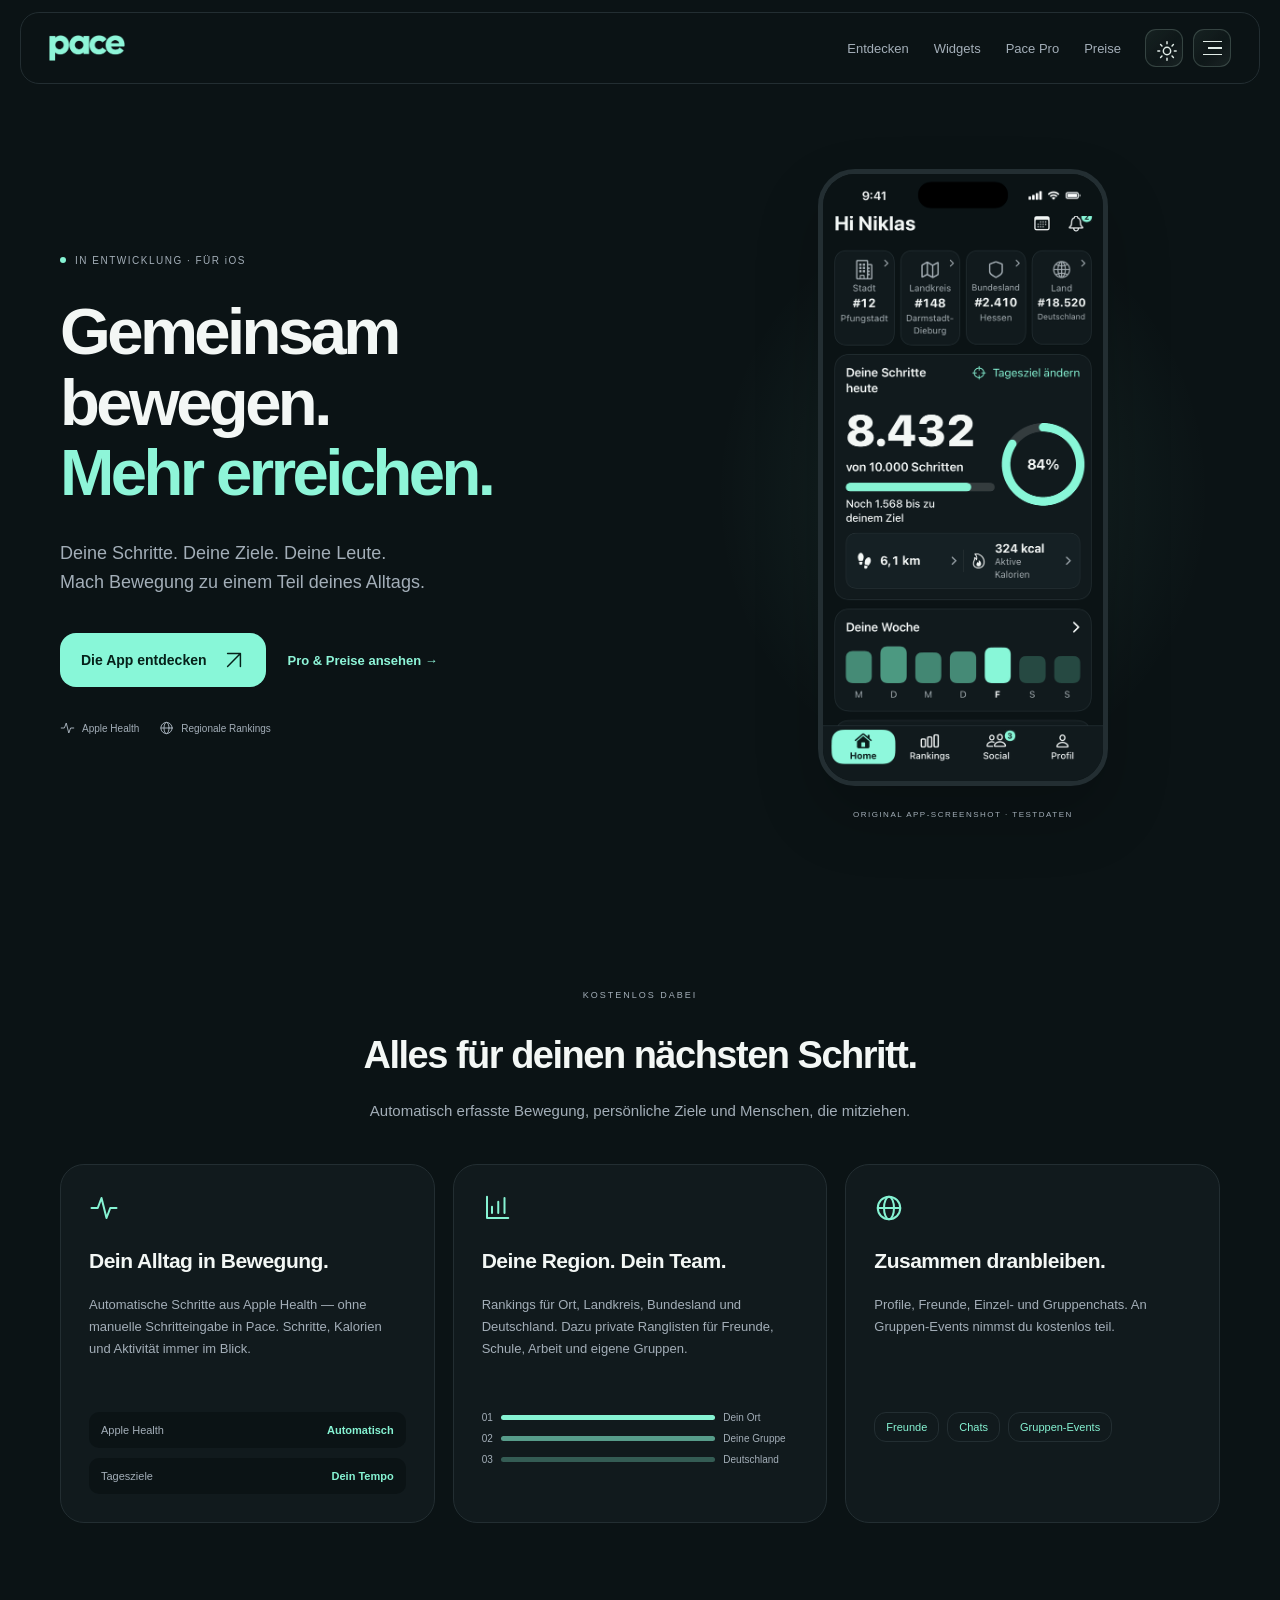
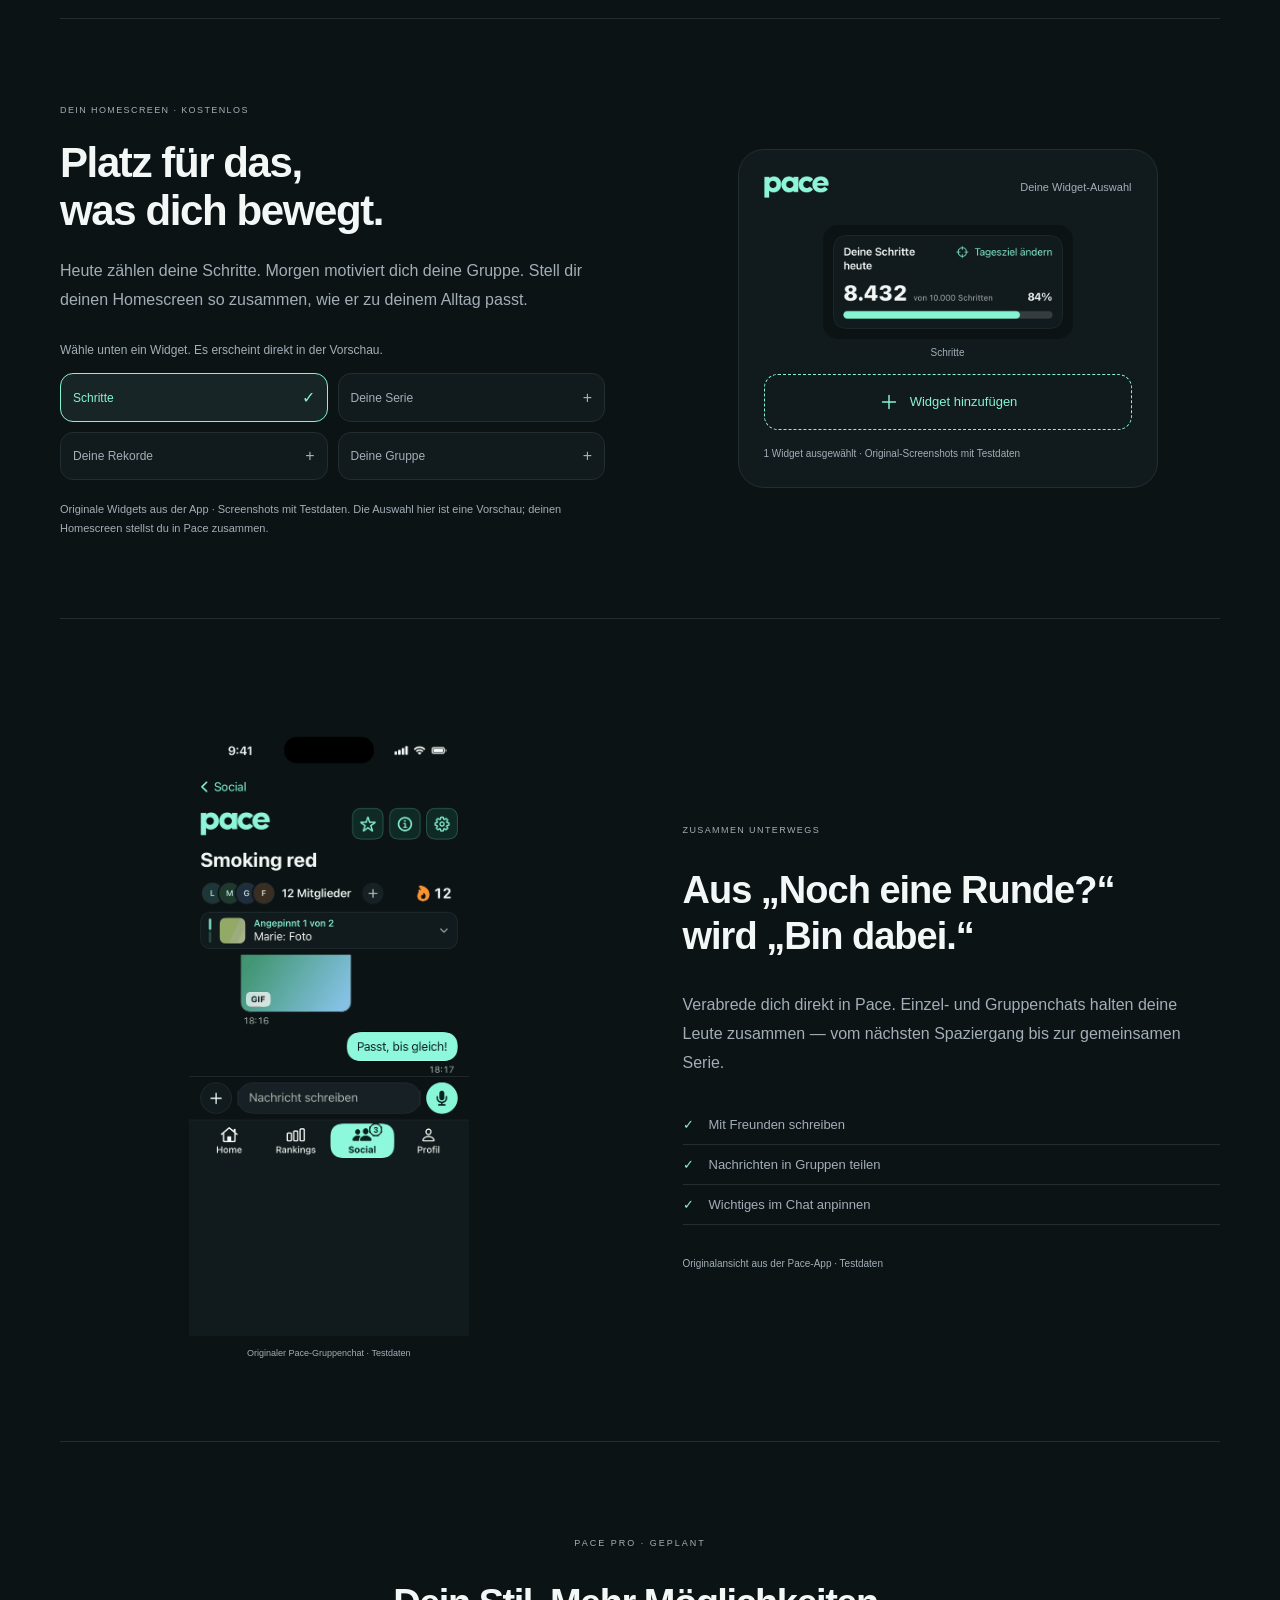
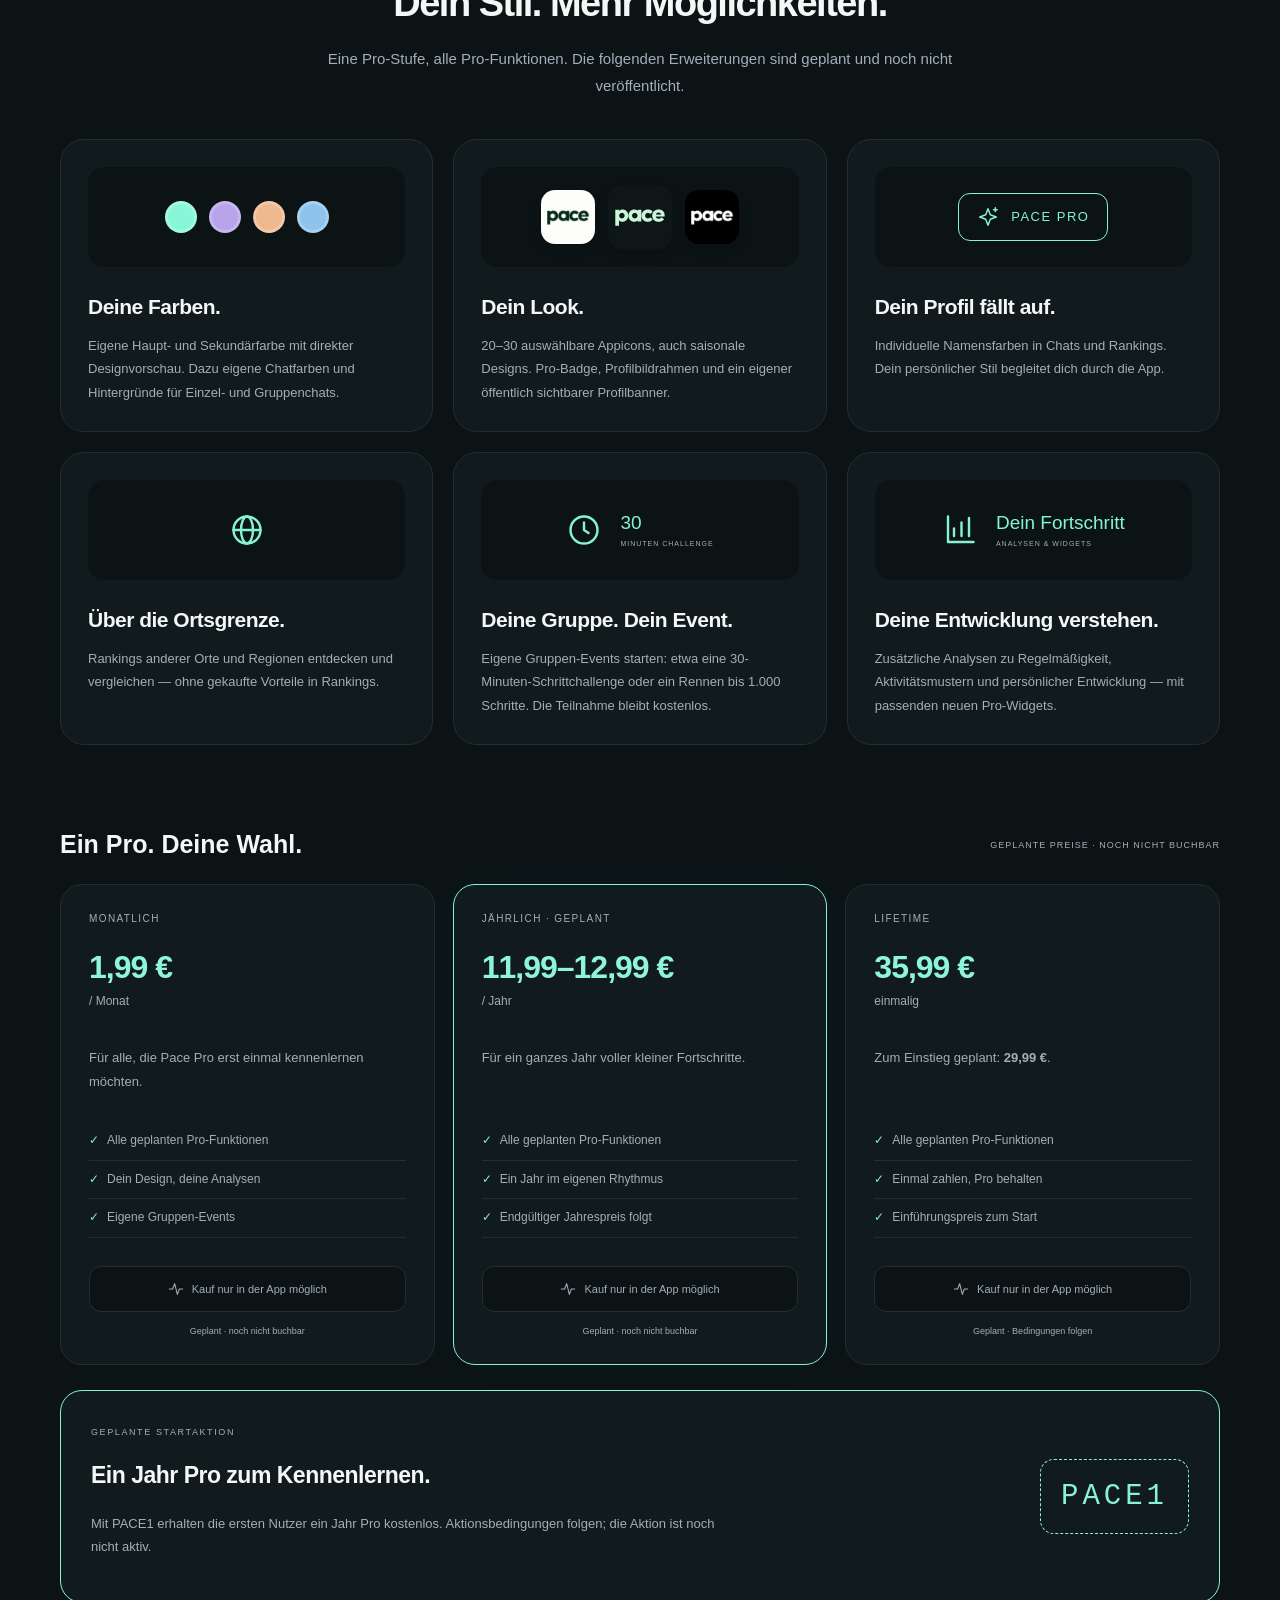
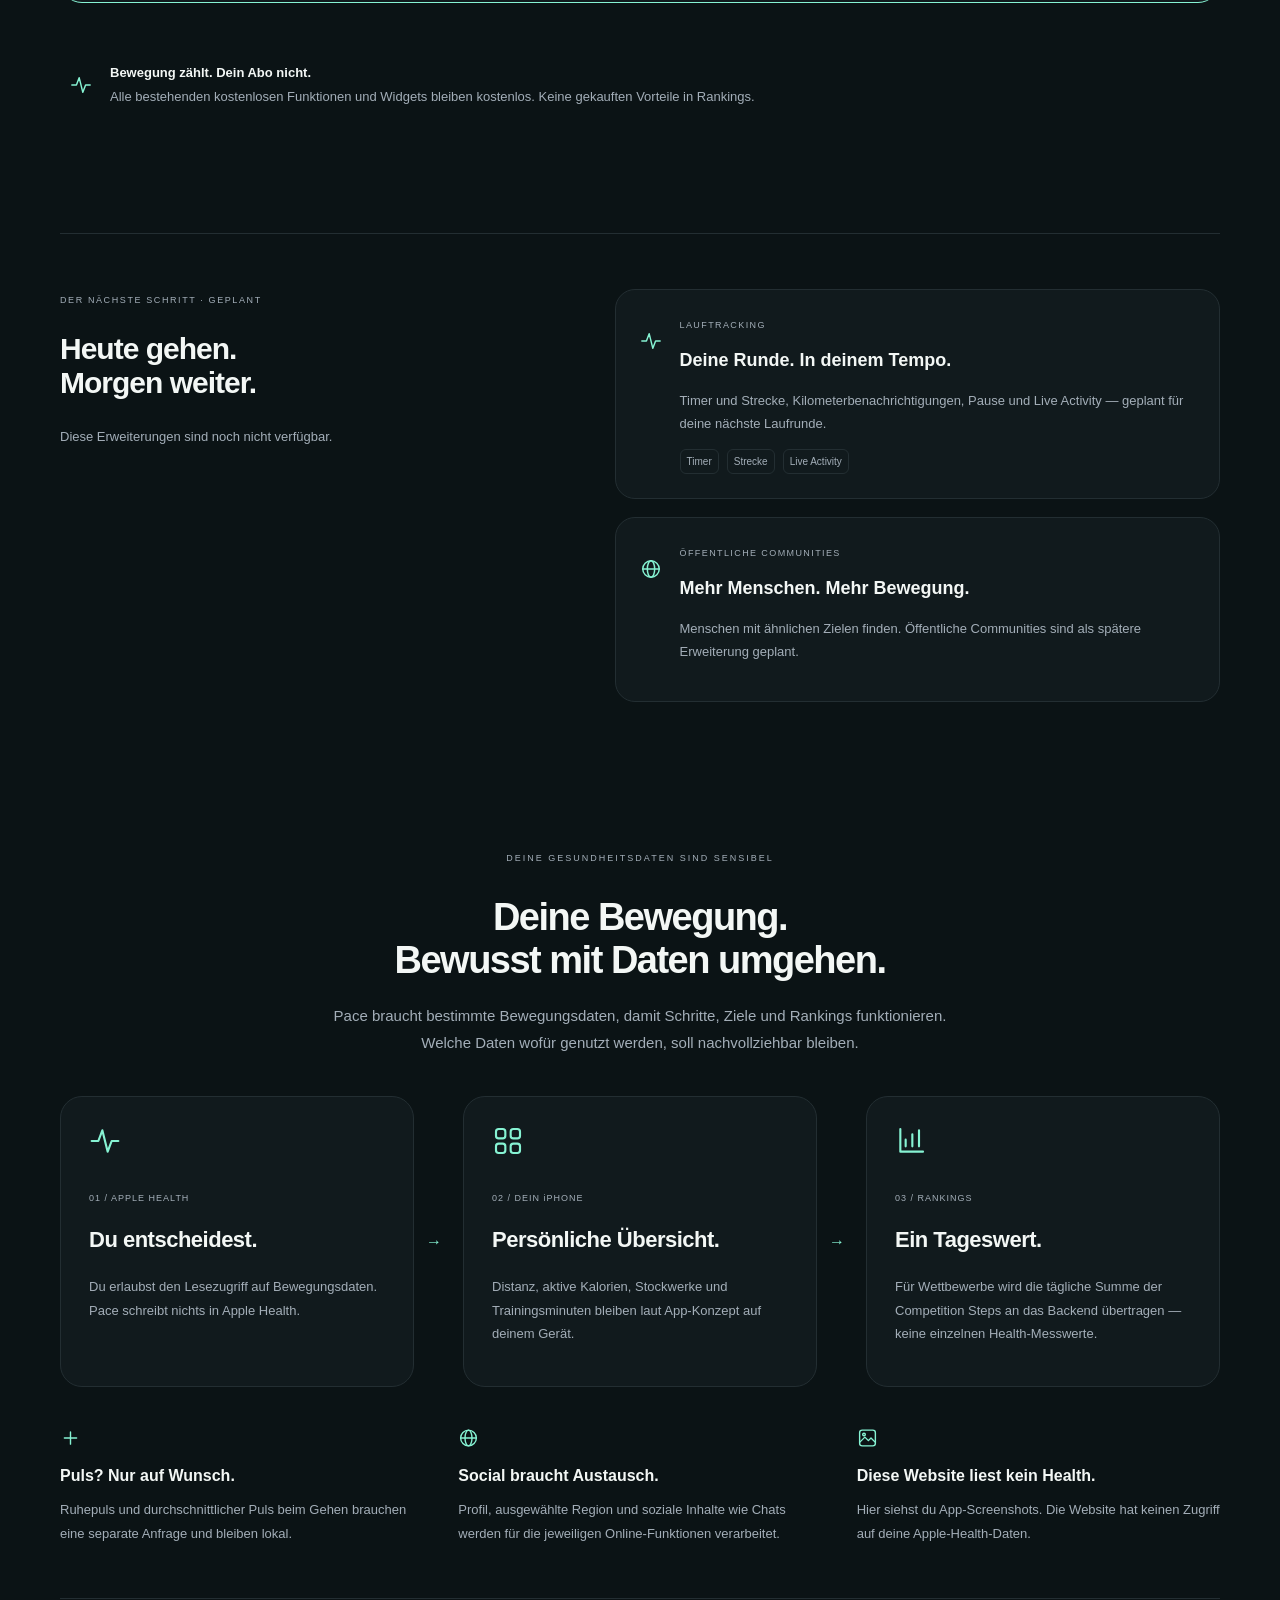
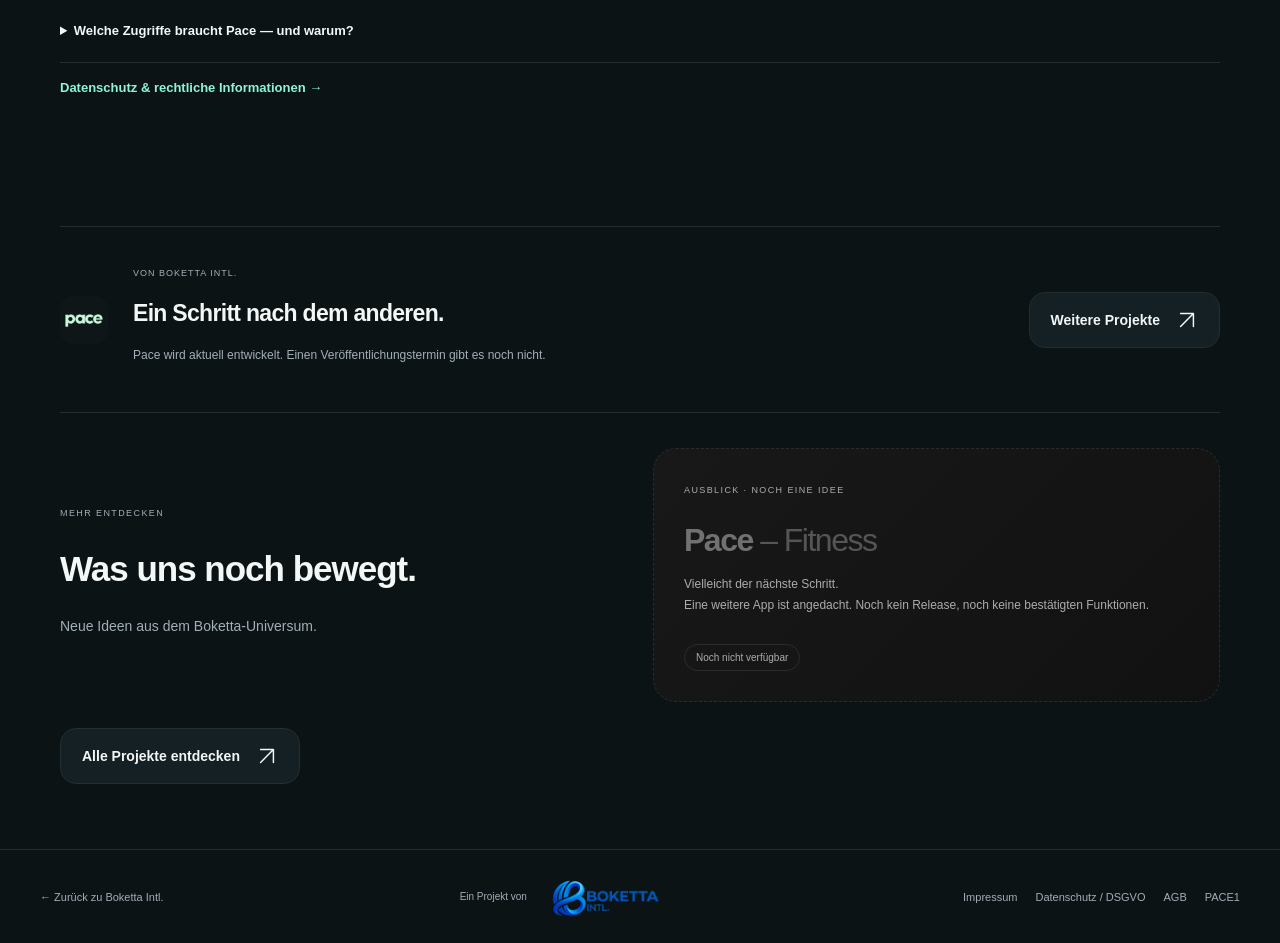
<file: sites/pace/index.html>
<!doctype html>
<html lang="de" data-theme="dark"><head><meta charset="utf-8"><meta name="viewport" content="width=device-width,initial-scale=1"><title>Pace — Jeder Schritt verbindet.</title><meta name="description" content="Pace macht tägliche Bewegung zum Social Game. Schritte, persönliche Ziele und Rankings mit Freunden. Ein iOS-Projekt von Boketta Intl."><script>try{document.documentElement.dataset.theme=localStorage.getItem('boketta-intl-theme')==='light'?'light':'dark'}catch{}</script><link rel="stylesheet" href="hub.css"><link rel="stylesheet" href="pace.css"><link rel="stylesheet" href="navigation.css"><link rel="stylesheet" href="polish.css"><link rel="stylesheet" href="details.css"></head>
<body class="pace-page"><a class="skip-link" href="#pace-main">Zum Inhalt</a><header><div class="pace-nav"><a href="#pace-main" class="pace-wordmark" aria-label="Pace Startseite"></a><nav aria-label="Hauptnavigation"><a href="#entdecken">Entdecken</a><a href="#widgets">Widgets</a><a href="#pace-pro">Pace Pro</a><a href="#preise">Preise</a></nav><div class="hud-actions"><button class="icon-btn theme-toggle" aria-label="Helles Design aktivieren"><i data-icon="sun"></i></button><button class="nav-menu-btn" id="menuOpen" aria-label="Menü öffnen" aria-expanded="false" aria-controls="siteMenu"><span></span><span></span><span></span></button></div></div></header>
<div class="site-menu" id="siteMenu" role="dialog" aria-modal="true" aria-label="Pace Navigation" aria-hidden="true"><div class="site-menu-panel"><div class="site-menu-head"><div><span class="menu-label">BOKETTA / MENÜ</span><strong>Pace</strong><small>Gemeinsam bewegen.</small></div><button class="close" id="menuClose" aria-label="Menü schließen">×</button></div><div class="menu-links"><div class="menu-label">ENTDECKEN</div><a class="menu-destination" href="#pace-main">Startseite</a><a class="menu-destination" href="#entdecken">Funktionen</a><a class="menu-destination" href="#widgets">Widgets hinzufügen</a><a class="menu-destination" href="#pace-pro">Pace Pro</a><a class="menu-destination" href="#preise">Preise</a><button type="button" class="menu-theme">Darstellung wechseln</button><a class="menu-destination" href="#chats">Chats & Freunde</a><a class="menu-destination" href="#ausblick">Ausblick</a><a class="menu-destination" href="#datenschutz">Daten & Zugriffe</a><a class="menu-destination" href="#projekte">Projekte entdecken</a><a class="menu-destination" href="datenschutz.html">Datenschutz & Rechtliches</a><div class="menu-separator"></div><div class="menu-label">BOKETTA HUB</div><details class="hub-dropdown"><summary>Boketta Hub <span aria-hidden="true">⌄</span></summary><div><a href="https://boketta-intl.netlify.app/">Boketta Intl. Homepage</a><a href="https://paceios.netlify.app/">Pace</a><a href="https://boketta-ki-dashboard.netlify.app/" target="_blank" rel="noopener">KI Dashboard</a><a href="https://boketta-sm.netlify.app/" target="_blank" rel="noopener">Social Media Manager</a><a href="https://boketta-games.netlify.app/" target="_blank" rel="noopener">Blockbuster Game</a></div></details></div></div></div><main id="pace-main" class="pace-wrap"><section class="pace-hero"><div class="pace-copy"><span class="pace-badge"><span></span> IN ENTWICKLUNG · FÜR iOS</span><h1>Gemeinsam<br>bewegen.<br><em>Mehr erreichen.</em></h1><p>Deine Schritte. Deine Ziele. Deine Leute.<br>Mach Bewegung zu einem Teil deines Alltags.</p><div class="hero-buttons"><a href="#entdecken" class="pace-button">Die App entdecken <i data-icon="arrow"></i></a><a class="pace-text-link" href="#preise">Pro & Preise ansehen →</a></div><div class="pace-meta"><span><i data-icon="activity"></i> Apple Health</span><span><i data-icon="globe"></i> Regionale Rankings</span></div></div>
<div class="phone-stage" id="app-preview"><div class="phone-halo"></div><div class="real-phone"><img class="app-shot shot-dark" src="assets/pace-home-dark.png" alt="Pace-App im Dunkelmodus: Tagesziel, Schritte, Distanz und Wochenübersicht" width="600" height="1301"><img class="app-shot shot-light" src="assets/pace-home-light.png" alt="Pace-App im Hellmodus: Tagesziel, Schritte, Distanz und Wochenübersicht" width="600" height="1301"></div><span class="preview-label">ORIGINAL APP-SCREENSHOT · TESTDATEN</span></div></section>
<section id="entdecken" class="pace-features"><div class="pace-section-title"><span>KOSTENLOS DABEI</span><h2>Alles für deinen nächsten Schritt.</h2><p>Automatisch erfasste Bewegung, persönliche Ziele und Menschen, die mitziehen.</p></div><div class="pace-feature-grid"><article><i data-icon="activity"></i><h3>Dein Alltag in Bewegung.</h3><p>Automatische Schritte aus Apple Health — ohne manuelle Schritteingabe in Pace. Schritte, Kalorien und Aktivität immer im Blick.</p><div class="feature-visual"><span class="metric">Apple Health <b>Automatisch</b></span><span class="metric">Tagesziele <b>Dein Tempo</b></span></div></article><article><i data-icon="chart"></i><h3>Deine Region. Dein Team.</h3><p>Rankings für Ort, Landkreis, Bundesland und Deutschland. Dazu private Ranglisten für Freunde, Schule, Arbeit und eigene Gruppen.</p><div class="rank-visual"><span>01 <i></i><b>Dein Ort</b></span><span>02 <i></i><b>Deine Gruppe</b></span><span>03 <i></i><b>Deutschland</b></span></div></article><article><i data-icon="globe"></i><h3>Zusammen dranbleiben.</h3><p>Profile, Freunde, Einzel- und Gruppenchats. An Gruppen-Events nimmst du kostenlos teil.</p><div class="free-tags"><span>Freunde</span><span>Chats</span><span>Gruppen-Events</span></div></article></div></section><section class="widget-section" id="widgets"><div class="widget-intro"><span class="pro-eyebrow">DEIN HOMESCREEN · KOSTENLOS</span><h2>Platz für das,<br>was dich bewegt.</h2><p>Heute zählen deine Schritte. Morgen motiviert dich deine Gruppe. Stell dir deinen Homescreen so zusammen, wie er zu deinem Alltag passt.</p><p class="widget-instruction">Wähle unten ein Widget. Es erscheint direkt in der Vorschau.</p><div class="widget-picker" aria-label="Originale Pace-Widgets auswählen"><button type="button" data-widget="steps" aria-pressed="true">Schritte<span>✓</span></button><button type="button" data-widget="streak" aria-pressed="false">Deine Serie<span>+</span></button><button type="button" data-widget="records" aria-pressed="false">Deine Rekorde<span>+</span></button><button type="button" data-widget="group" aria-pressed="false">Deine Gruppe<span>+</span></button></div><small>Originale Widgets aus der App · Screenshots mit Testdaten. Die Auswahl hier ist eine Vorschau; deinen Homescreen stellst du in Pace zusammen.</small></div><div class="widget-board"><div class="widget-board-title"><span class="pace-wordmark" aria-label="Pace"></span><span>Deine Widget-Auswahl</span></div><div class="widget-board-content"><figure class="demo-widget" data-demo="steps" ><img class="official-shot shot-dark" src="assets/widget-steps-dark.png" alt="Schritte – Dunkelmodus" ><img class="official-shot shot-light" src="assets/widget-steps-light.png" alt="Schritte – Hellmodus" ><figcaption>Schritte</figcaption></figure><figure class="demo-widget" data-demo="streak" hidden><img class="official-shot shot-dark" src="assets/widget-streak-dark.png" alt="Persönliche Serie – Dunkelmodus" ><img class="official-shot shot-light" src="assets/widget-streak-light.png" alt="Persönliche Serie – Hellmodus" ><figcaption>Persönliche Serie</figcaption></figure><figure class="demo-widget" data-demo="records" hidden><img class="official-shot shot-dark" src="assets/widget-records-dark.png" alt="Persönliche Rekorde – Dunkelmodus" ><img class="official-shot shot-light" src="assets/widget-records-light.png" alt="Persönliche Rekorde – Hellmodus" ><figcaption>Persönliche Rekorde</figcaption></figure><figure class="demo-widget" data-demo="group" hidden><img class="official-shot shot-dark" src="assets/widget-group-dark.png" alt="Gruppenfortschritt – Dunkelmodus" ><img class="official-shot shot-light" src="assets/widget-group-light.png" alt="Gruppenfortschritt – Hellmodus" ><figcaption>Gruppenfortschritt</figcaption></figure></div><button type="button" class="widget-add" id="widgetAdd"><i data-icon="plus"></i> Widget hinzufügen</button><p id="widgetFeedback" aria-live="polite">1 Widget ausgewählt · Original-Screenshots mit Testdaten</p></div></section>
<section class="official-chat" id="chats"><figure class="chat-image"><img class="official-shot shot-dark" src="assets/chat-dark.png" alt="Original Pace-Gruppenchat mit angepinnter Nachricht und gemeinsamer Serie – Dunkelmodus" ><img class="official-shot shot-light" src="assets/chat-light.png" alt="Original Pace-Gruppenchat mit angepinnter Nachricht und gemeinsamer Serie – Hellmodus"><figcaption>Originaler Pace-Gruppenchat · Testdaten</figcaption></figure><div><span class="pro-eyebrow">ZUSAMMEN UNTERWEGS</span><h2>Aus „Noch eine Runde?“<br>wird „Bin dabei.“</h2><p>Verabrede dich direkt in Pace. Einzel- und Gruppenchats halten deine Leute zusammen — vom nächsten Spaziergang bis zur gemeinsamen Serie.</p><ul><li>Mit Freunden schreiben</li><li>Nachrichten in Gruppen teilen</li><li>Wichtiges im Chat anpinnen</li></ul><span class="source-note">Originalansicht aus der Pace-App · Testdaten</span></div></section>
<section class="pro-section" id="pace-pro"><div class="pace-section-title"><span>PACE PRO · GEPLANT</span><h2>Dein Stil. Mehr Möglichkeiten.</h2><p>Eine Pro-Stufe, alle Pro-Funktionen. Die folgenden Erweiterungen sind geplant und noch nicht veröffentlicht.</p></div>
<div class="pro-feature-grid"><article class="pro-feature"><div class="pro-visual" aria-hidden="true"><div class="pro-palette" aria-hidden="true"><span></span><span></span><span></span><span></span></div></div><h3>Deine Farben.</h3><p>Eigene Haupt- und Sekundärfarbe mit direkter Designvorschau. Dazu eigene Chatfarben und Hintergründe für Einzel- und Gruppenchats.</p></article><article class="pro-feature"><div class="pro-visual" aria-hidden="true"><div class="pro-app-icons"><img src="assets/app-icon-light.png" alt="Originales Pace-Appicon hell"><img src="assets/pace-icon.png" alt="Originales Pace-Appicon dunkel"><img src="assets/app-icon-tinted.png" alt="Originales Pace-Appicon getönt"></div></div><h3>Dein Look.</h3><p>20–30 auswählbare Appicons, auch saisonale Designs. Pro-Badge, Profilbildrahmen und ein eigener öffentlich sichtbarer Profilbanner.</p></article><article class="pro-feature"><div class="pro-visual" aria-hidden="true"><div class="pro-badge"><i data-icon="spark"></i><span>PACE PRO</span></div></div><h3>Dein Profil fällt auf.</h3><p>Individuelle Namensfarben in Chats und Rankings. Dein persönlicher Stil begleitet dich durch die App.</p></article><article class="pro-feature"><div class="pro-visual" aria-hidden="true"><i data-icon="globe"></i></div><h3>Über die Ortsgrenze.</h3><p>Rankings anderer Orte und Regionen entdecken und vergleichen — ohne gekaufte Vorteile in Rankings.</p></article><article class="pro-feature"><div class="pro-visual" aria-hidden="true"><i data-icon="clock"></i><span class="pro-feature-number">30 <small>MINUTEN CHALLENGE</small></span></div><h3>Deine Gruppe. Dein Event.</h3><p>Eigene Gruppen-Events starten: etwa eine 30-Minuten-Schrittchallenge oder ein Rennen bis 1.000 Schritte. Die Teilnahme bleibt kostenlos.</p></article><article class="pro-feature"><div class="pro-visual" aria-hidden="true"><i data-icon="chart"></i><span class="pro-feature-number">Dein Fortschritt<small>ANALYSEN & WIDGETS</small></span></div><h3>Deine Entwicklung verstehen.</h3><p>Zusätzliche Analysen zu Regelmäßigkeit, Aktivitätsmustern und persönlicher Entwicklung — mit passenden neuen Pro-Widgets.</p></article></div>
<div class="price-heading" id="preise"><h3>Ein Pro. Deine Wahl.</h3><span>GEPLANTE PREISE · NOCH NICHT BUCHBAR</span></div><div class="price-grid"><article class="price-card"><span>MONATLICH</span><strong>1,99 €<small>/ Monat</small></strong><p>Für alle, die Pace Pro erst einmal kennenlernen möchten.</p><ul><li>Alle geplanten Pro-Funktionen</li><li>Dein Design, deine Analysen</li><li>Eigene Gruppen-Events</li></ul><div class="app-purchase"><i data-icon="activity"></i> Kauf nur in der App möglich</div><small>Geplant · noch nicht buchbar</small></article><article class="price-card"><span>JÄHRLICH · GEPLANT</span><strong>11,99–12,99 €<small>/ Jahr</small></strong><p>Für ein ganzes Jahr voller kleiner Fortschritte.</p><ul><li>Alle geplanten Pro-Funktionen</li><li>Ein Jahr im eigenen Rhythmus</li><li>Endgültiger Jahrespreis folgt</li></ul><div class="app-purchase"><i data-icon="activity"></i> Kauf nur in der App möglich</div><small>Geplant · noch nicht buchbar</small></article><article class="price-card"><span>LIFETIME</span><strong>35,99 €<small>einmalig</small></strong><p>Zum Einstieg geplant: <b>29,99 €</b>.</p><ul><li>Alle geplanten Pro-Funktionen</li><li>Einmal zahlen, Pro behalten</li><li>Einführungspreis zum Start</li></ul><div class="app-purchase"><i data-icon="activity"></i> Kauf nur in der App möglich</div><small>Geplant · Bedingungen folgen</small></article></div>
<div class="launch-offer"><div><span>GEPLANTE STARTAKTION</span><h3>Ein Jahr Pro zum Kennenlernen.</h3><p>Mit PACE1 erhalten die ersten Nutzer ein Jahr Pro kostenlos. Aktionsbedingungen folgen; die Aktion ist noch nicht aktiv.</p></div><code>PACE1</code></div><div class="fair-note"><i data-icon="activity"></i><p><strong>Bewegung zählt. Dein Abo nicht.</strong><br>Alle bestehenden kostenlosen Funktionen und Widgets bleiben kostenlos. Keine gekauften Vorteile in Rankings.</p></div></section>
<section class="pace-roadmap upcoming" id="ausblick"><div><span>DER NÄCHSTE SCHRITT · GEPLANT</span><h2>Heute gehen.<br>Morgen weiter.</h2><p>Diese Erweiterungen sind noch nicht verfügbar.</p></div><div class="future-grid"><article><i data-icon="activity"></i><div><span class="future-label">LAUFTRACKING</span><h3>Deine Runde. In deinem Tempo.</h3><p>Timer und Strecke, Kilometerbenachrichtigungen, Pause und Live Activity — geplant für deine nächste Laufrunde.</p><div class="future-tags"><span>Timer</span><span>Strecke</span><span>Live Activity</span></div></div></article><article><i data-icon="globe"></i><div><span class="future-label">ÖFFENTLICHE COMMUNITIES</span><h3>Mehr Menschen. Mehr Bewegung.</h3><p>Menschen mit ähnlichen Zielen finden. Öffentliche Communities sind als spätere Erweiterung geplant.</p></div></article></div></section>
<section class="health-privacy" id="datenschutz"><div class="pace-section-title"><span>DEINE GESUNDHEITSDATEN SIND SENSIBEL</span><h2>Deine Bewegung.<br>Bewusst mit Daten umgehen.</h2><p>Pace braucht bestimmte Bewegungsdaten, damit Schritte, Ziele und Rankings funktionieren. Welche Daten wofür genutzt werden, soll nachvollziehbar bleiben.</p></div><div class="privacy-flow"><article><i data-icon="activity"></i><small>01 / APPLE HEALTH</small><h3>Du entscheidest.</h3><p>Du erlaubst den Lesezugriff auf Bewegungsdaten. Pace schreibt nichts in Apple Health.</p></article><span class="flow-arrow" aria-hidden="true">→</span><article><i data-icon="grid"></i><small>02 / DEIN iPHONE</small><h3>Persönliche Übersicht.</h3><p>Distanz, aktive Kalorien, Stockwerke und Trainingsminuten bleiben laut App-Konzept auf deinem Gerät.</p></article><span class="flow-arrow" aria-hidden="true">→</span><article><i data-icon="chart"></i><small>03 / RANKINGS</small><h3>Ein Tageswert.</h3><p>Für Wettbewerbe wird die tägliche Summe der Competition Steps an das Backend übertragen — keine einzelnen Health-Messwerte.</p></article></div><div class="privacy-facts"><div><i data-icon="plus"></i><strong>Puls? Nur auf Wunsch.</strong><p>Ruhepuls und durchschnittlicher Puls beim Gehen brauchen eine separate Anfrage und bleiben lokal.</p></div><div><i data-icon="globe"></i><strong>Social braucht Austausch.</strong><p>Profil, ausgewählte Region und soziale Inhalte wie Chats werden für die jeweiligen Online-Funktionen verarbeitet.</p></div><div><i data-icon="image"></i><strong>Diese Website liest kein Health.</strong><p>Hier siehst du App-Screenshots. Die Website hat keinen Zugriff auf deine Apple-Health-Daten.</p></div></div><details><summary>Welche Zugriffe braucht Pace — und warum?</summary><p>Schritte bilden die Grundlage für Tagesziele und Rankings. Distanz, aktive Kalorien, Stockwerke und Trainingsminuten ergänzen die persönliche Aktivitätsübersicht. Pulsdaten werden nur nach einer gesonderten Nutzeraktion angefragt. Fotos werden für Profilbilder oder geteilte Chat-Inhalte verwendet, wenn du diese Funktionen nutzt.</p><p>Gesundheitsdaten zählen zu besonders geschützten personenbezogenen Daten. Berechtigungen verwaltest du in Apple Health beziehungsweise den iOS-Einstellungen. Die vollständigen Angaben zu Verantwortlichem, Rechtsgrundlagen, Empfängern, Speicherung und deinen Rechten müssen vor dem Produktstart in der Datenschutzerklärung ergänzt werden.</p></details><a class="pace-text-link" href="datenschutz.html">Datenschutz & rechtliche Informationen →</a></section>
<section class="pace-note"><img src="assets/pace-icon.png" alt="Pace App-Icon"><div><span>VON BOKETTA INTL.</span><h2>Ein Schritt nach dem anderen.</h2><p>Pace wird aktuell entwickelt. Einen Veröffentlichungstermin gibt es noch nicht.</p></div><a class="pace-button secondary" href="https://boketta-intl.netlify.app/#collection">Weitere Projekte <i data-icon="arrow"></i></a></section><section class="more-projects" id="projekte"><div><span class="pro-eyebrow">MEHR ENTDECKEN</span><h2>Was uns noch bewegt.</h2><p>Neue Ideen aus dem Boketta-Universum.</p></div><div class="teaser-fitness" aria-label="Pace – Fitness, mögliche nächste App, noch nicht verfügbar"><span class="future-label">AUSBLICK · NOCH EINE IDEE</span><h3>Pace <span>– Fitness</span></h3><p>Vielleicht der nächste Schritt.<br>Eine weitere App ist angedacht. Noch kein Release, noch keine bestätigten Funktionen.</p><span class="teaser-state">Noch nicht verfügbar</span></div><a class="pace-button secondary" href="https://boketta-intl.netlify.app/#collection">Alle Projekte entdecken <i data-icon="arrow"></i></a></section>

</main><footer class="pace-footer"><a href="https://boketta-intl.netlify.app/">← Zurück zu Boketta Intl.</a><a class="pace-maker" href="https://boketta-intl.netlify.app/"><span>Ein Projekt von</span><img src="assets/boketta-logo.png" alt="Boketta Intl."></a><nav aria-label="Rechtliche Informationen"><a href="impressum.html">Impressum</a><a href="datenschutz.html">Datenschutz / DSGVO</a><a href="agb.html">AGB</a><a href="aktion.html">PACE1</a></nav></footer><script src="pace-menu.js"></script><script src="hub.js"></script><script src="navigation.js"></script><script src="polish.js"></script><script src="details.js"></script></body></html>
</file>
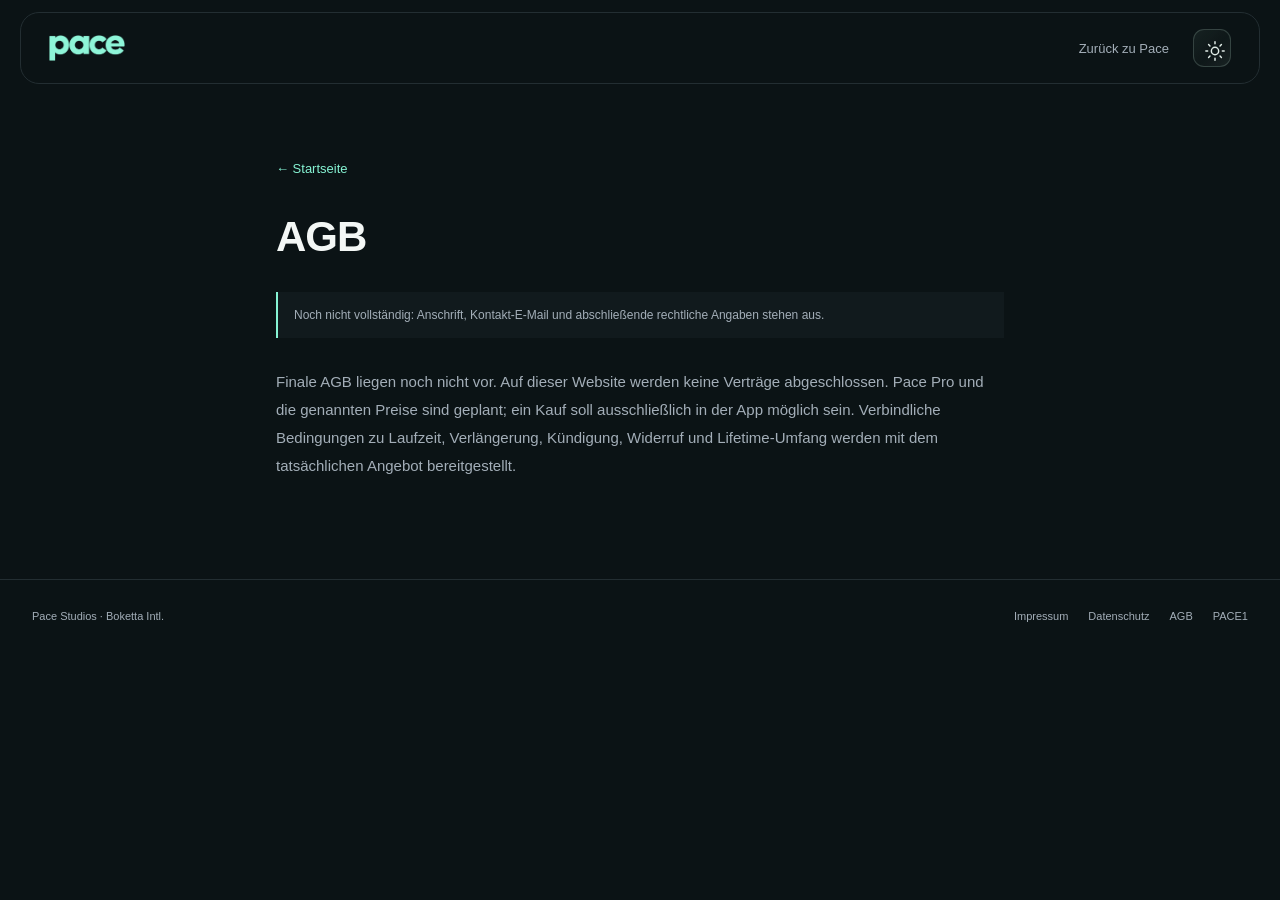
<file: sites/pace/agb.html>
<!doctype html><html lang="de" data-theme="dark"><head><meta charset="utf-8"><meta name="viewport" content="width=device-width,initial-scale=1"><title>AGB · Pace</title><script>try{document.documentElement.dataset.theme=localStorage.getItem('boketta-intl-theme')==='light'?'light':'dark'}catch{}</script><link rel="stylesheet" href="hub.css"><link rel="stylesheet" href="pace.css"><link rel="stylesheet" href="navigation.css"><link rel="stylesheet" href="legal.css"></head><body class="pace-page"><header><div class="pace-nav"><a class="pace-wordmark" href="index.html" aria-label="Pace Startseite"></a><a class="legal-home" href="index.html">Zurück zu Pace</a><button class="icon-btn theme-toggle" aria-label="Design wechseln"></button></div></header><main class="legal-document"><a href="index.html">← Startseite</a><h1>AGB</h1><p class="legal-pending">Noch nicht vollständig: Anschrift, Kontakt-E-Mail und abschließende rechtliche Angaben stehen aus.</p><p>Finale AGB liegen noch nicht vor. Auf dieser Website werden keine Verträge abgeschlossen. Pace Pro und die genannten Preise sind geplant; ein Kauf soll ausschließlich in der App möglich sein. Verbindliche Bedingungen zu Laufzeit, Verlängerung, Kündigung, Widerruf und Lifetime-Umfang werden mit dem tatsächlichen Angebot bereitgestellt.</p></main><footer class="pace-footer"><span>Pace Studios · Boketta Intl.</span><nav aria-label="Rechtliche Informationen"><a href="impressum.html">Impressum</a><a href="datenschutz.html">Datenschutz</a><a href="agb.html">AGB</a><a href="aktion.html">PACE1</a></nav></footer><script src="hub.js"></script></body></html>
</file>
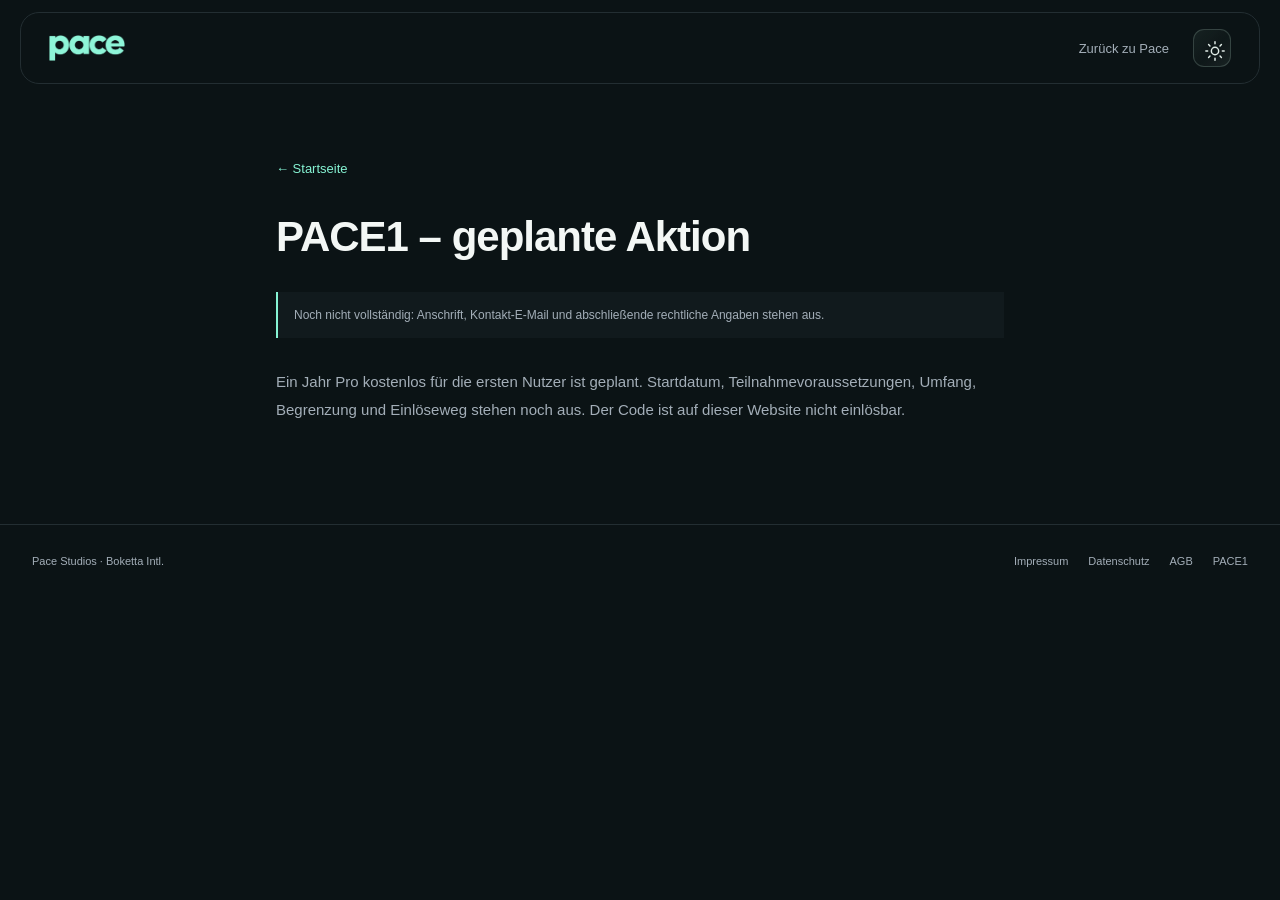
<file: sites/pace/aktion.html>
<!doctype html><html lang="de" data-theme="dark"><head><meta charset="utf-8"><meta name="viewport" content="width=device-width,initial-scale=1"><title>PACE1 – geplante Aktion · Pace</title><script>try{document.documentElement.dataset.theme=localStorage.getItem('boketta-intl-theme')==='light'?'light':'dark'}catch{}</script><link rel="stylesheet" href="hub.css"><link rel="stylesheet" href="pace.css"><link rel="stylesheet" href="navigation.css"><link rel="stylesheet" href="legal.css"></head><body class="pace-page"><header><div class="pace-nav"><a class="pace-wordmark" href="index.html" aria-label="Pace Startseite"></a><a class="legal-home" href="index.html">Zurück zu Pace</a><button class="icon-btn theme-toggle" aria-label="Design wechseln"></button></div></header><main class="legal-document"><a href="index.html">← Startseite</a><h1>PACE1 – geplante Aktion</h1><p class="legal-pending">Noch nicht vollständig: Anschrift, Kontakt-E-Mail und abschließende rechtliche Angaben stehen aus.</p><p>Ein Jahr Pro kostenlos für die ersten Nutzer ist geplant. Startdatum, Teilnahmevoraussetzungen, Umfang, Begrenzung und Einlöseweg stehen noch aus. Der Code ist auf dieser Website nicht einlösbar.</p></main><footer class="pace-footer"><span>Pace Studios · Boketta Intl.</span><nav aria-label="Rechtliche Informationen"><a href="impressum.html">Impressum</a><a href="datenschutz.html">Datenschutz</a><a href="agb.html">AGB</a><a href="aktion.html">PACE1</a></nav></footer><script src="hub.js"></script></body></html>
</file>
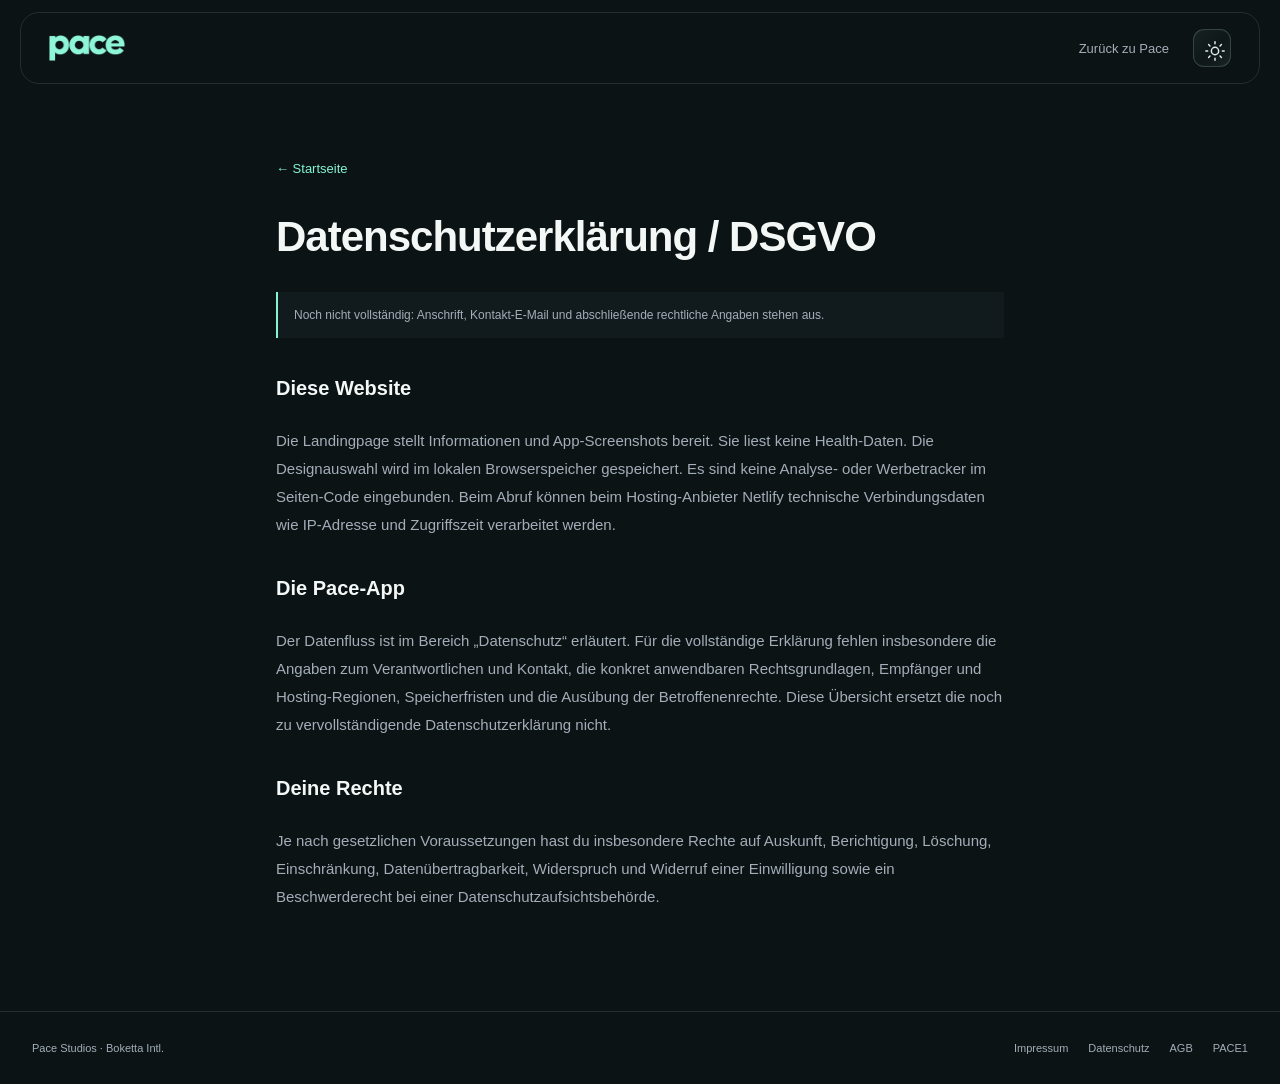
<file: sites/pace/datenschutz.html>
<!doctype html><html lang="de" data-theme="dark"><head><meta charset="utf-8"><meta name="viewport" content="width=device-width,initial-scale=1"><title>Datenschutzerklärung / DSGVO · Pace</title><script>try{document.documentElement.dataset.theme=localStorage.getItem('boketta-intl-theme')==='light'?'light':'dark'}catch{}</script><link rel="stylesheet" href="hub.css"><link rel="stylesheet" href="pace.css"><link rel="stylesheet" href="navigation.css"><link rel="stylesheet" href="legal.css"></head><body class="pace-page"><header><div class="pace-nav"><a class="pace-wordmark" href="index.html" aria-label="Pace Startseite"></a><a class="legal-home" href="index.html">Zurück zu Pace</a><button class="icon-btn theme-toggle" aria-label="Design wechseln"></button></div></header><main class="legal-document"><a href="index.html">← Startseite</a><h1>Datenschutzerklärung / DSGVO</h1><p class="legal-pending">Noch nicht vollständig: Anschrift, Kontakt-E-Mail und abschließende rechtliche Angaben stehen aus.</p><h3>Diese Website</h3><p>Die Landingpage stellt Informationen und App-Screenshots bereit. Sie liest keine Health-Daten. Die Designauswahl wird im lokalen Browserspeicher gespeichert. Es sind keine Analyse- oder Werbetracker im Seiten-Code eingebunden. Beim Abruf können beim Hosting-Anbieter Netlify technische Verbindungsdaten wie IP-Adresse und Zugriffszeit verarbeitet werden.</p><h3>Die Pace-App</h3><p>Der Datenfluss ist im Bereich „Datenschutz“ erläutert. Für die vollständige Erklärung fehlen insbesondere die Angaben zum Verantwortlichen und Kontakt, die konkret anwendbaren Rechtsgrundlagen, Empfänger und Hosting-Regionen, Speicherfristen und die Ausübung der Betroffenenrechte. Diese Übersicht ersetzt die noch zu vervollständigende Datenschutzerklärung nicht.</p><h3>Deine Rechte</h3><p>Je nach gesetzlichen Voraussetzungen hast du insbesondere Rechte auf Auskunft, Berichtigung, Löschung, Einschränkung, Datenübertragbarkeit, Widerspruch und Widerruf einer Einwilligung sowie ein Beschwerderecht bei einer Datenschutzaufsichtsbehörde.</p></main><footer class="pace-footer"><span>Pace Studios · Boketta Intl.</span><nav aria-label="Rechtliche Informationen"><a href="impressum.html">Impressum</a><a href="datenschutz.html">Datenschutz</a><a href="agb.html">AGB</a><a href="aktion.html">PACE1</a></nav></footer><script src="hub.js"></script></body></html>
</file>
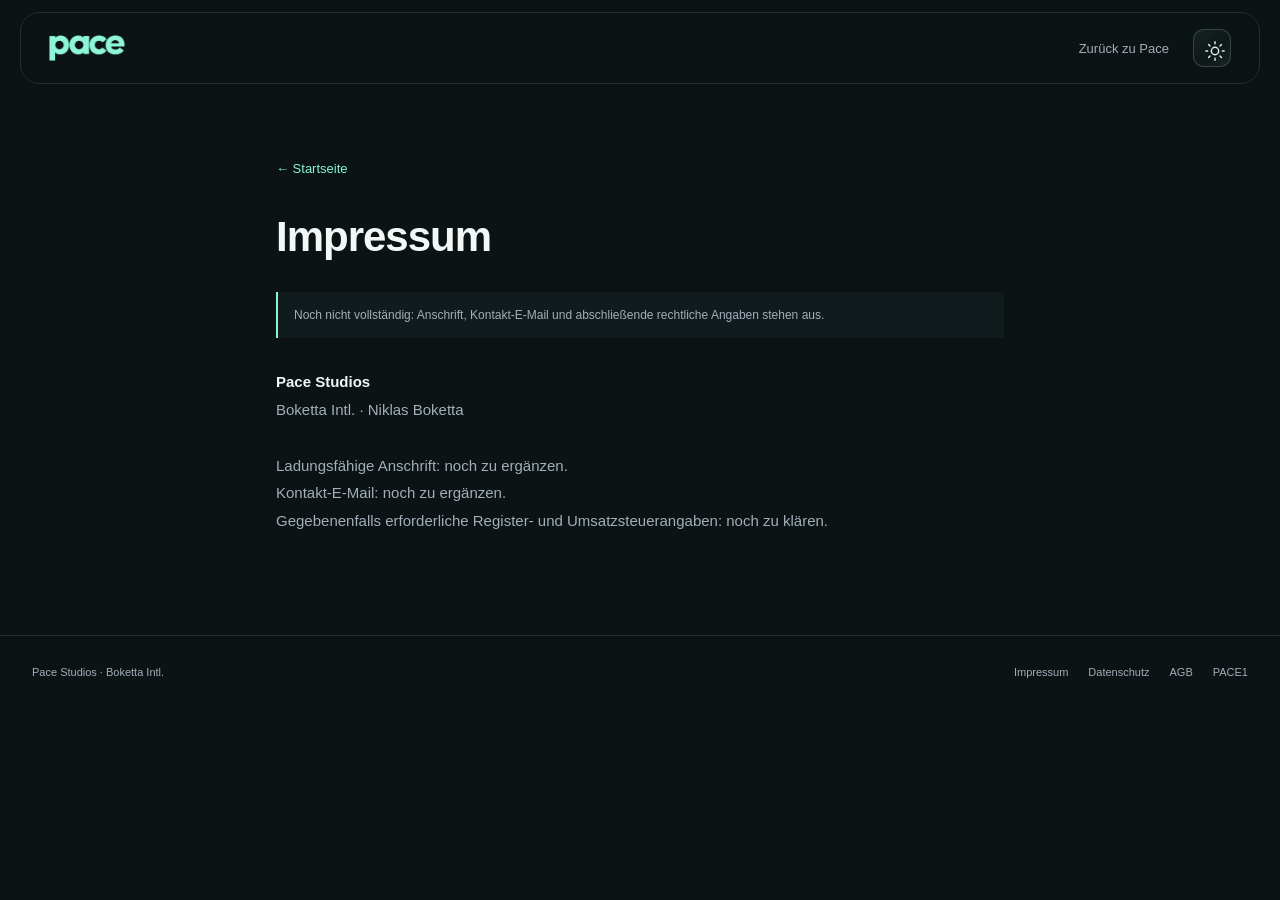
<file: sites/pace/impressum.html>
<!doctype html><html lang="de" data-theme="dark"><head><meta charset="utf-8"><meta name="viewport" content="width=device-width,initial-scale=1"><title>Impressum · Pace</title><script>try{document.documentElement.dataset.theme=localStorage.getItem('boketta-intl-theme')==='light'?'light':'dark'}catch{}</script><link rel="stylesheet" href="hub.css"><link rel="stylesheet" href="pace.css"><link rel="stylesheet" href="navigation.css"><link rel="stylesheet" href="legal.css"></head><body class="pace-page"><header><div class="pace-nav"><a class="pace-wordmark" href="index.html" aria-label="Pace Startseite"></a><a class="legal-home" href="index.html">Zurück zu Pace</a><button class="icon-btn theme-toggle" aria-label="Design wechseln"></button></div></header><main class="legal-document"><a href="index.html">← Startseite</a><h1>Impressum</h1><p class="legal-pending">Noch nicht vollständig: Anschrift, Kontakt-E-Mail und abschließende rechtliche Angaben stehen aus.</p><p><strong>Pace Studios</strong><br>Boketta Intl. · Niklas Boketta<br><br>Ladungsfähige Anschrift: noch zu ergänzen.<br>Kontakt-E-Mail: noch zu ergänzen.<br>Gegebenenfalls erforderliche Register- und Umsatzsteuerangaben: noch zu klären.</p></main><footer class="pace-footer"><span>Pace Studios · Boketta Intl.</span><nav aria-label="Rechtliche Informationen"><a href="impressum.html">Impressum</a><a href="datenschutz.html">Datenschutz</a><a href="agb.html">AGB</a><a href="aktion.html">PACE1</a></nav></footer><script src="hub.js"></script></body></html>
</file>
<file: hub.css>
:root{color-scheme:dark;--bg:#101917;--bg2:#15211e;--surface:#1c2c27;--surface2:#24372f;--text:#e1ece7;--muted:#a5b9ae;--line:#b8d6ca35;--blue:#a2ddc5;--blue2:#136b53;--cyan:#a2ddc5;--glass:linear-gradient(135deg,#55746628,#6f8d7e0a 55%,#80958d20);--shadow:0 18px 50px -25px #0009;--solid:#182620;--accent-text:#b9ead4}
:root[data-theme=light]{color-scheme:light;--bg:#e8eeeb;--bg2:#edf3f0;--surface:#ffffffb5;--surface2:#e0ebe5;--text:#162b28;--muted:#566b60;--line:#ffffffdf;--blue:#08725b;--blue2:#08725b;--cyan:#08725b;--glass:linear-gradient(135deg,#ffffff85,#ffffff28 48%,#ffffff5e);--shadow:0 18px 45px -26px #243f3460;--solid:#eef4ef;--accent-text:#08725b}
body{font-family:-apple-system,BlinkMacSystemFont,'Segoe UI',Arial,sans-serif;background:radial-gradient(ellipse at 0 15%,#28795322,transparent 35%),radial-gradient(ellipse at 100% 5%,#6869b02a,transparent 32%),var(--bg);color:var(--text);overflow-x:clip}body:before{display:none}h1,h2,h3,.brand{font-family:inherit}button,a,input,select,textarea{-webkit-tap-highlight-color:transparent}button{cursor:pointer}a:focus-visible,button:focus-visible,summary:focus-visible,[role=button]:focus-visible{outline:3px solid var(--blue);outline-offset:5px}section{scroll-margin-top:120px;padding:65px 0}.wrap{width:min(1280px,calc(100% - 80px))}.icon{width:22px;height:22px;display:inline-block;vertical-align:middle;flex-shrink:0;fill:none;stroke:currentColor;stroke-width:1.6;stroke-linecap:round;stroke-linejoin:round}.skip-link{position:fixed;top:-100px;left:20px;z-index:5000;padding:15px;background:var(--solid)}.skip-link:focus{top:10px}
header{top:16px;margin:16px 24px 0;width:calc(100% - 48px);border:1px solid var(--line);border-radius:24px;background:var(--glass);backdrop-filter:blur(35px) saturate(155%);box-shadow:inset 0 1px #e0f4e72b,var(--shadow)}.nav{height:76px;width:100%;padding:0 24px;gap:24px}.brand-logo{margin-right:auto}.logo-crop{width:174px;height:57px;display:block;overflow:hidden;position:relative;border-radius:9px}.logo-crop img{position:absolute;width:241px;max-width:none;left:-33px;top:-37px;mix-blend-mode:screen}.logo-ready{width:174px;height:57px;object-fit:contain}.nav nav{gap:12px}.nav nav a{color:var(--muted);font-size:13px;font-weight:500}.nav nav a:hover{color:var(--text)}.hud-actions{display:flex;align-items:center;gap:14px}.hud-divider{width:1px;height:24px;background:var(--line)}.icon-btn,.nav-menu-btn{width:42px;height:42px;display:grid;place-items:center;border-radius:13px;border:1px solid var(--line);background:var(--glass);color:var(--text);padding:10px}.nav-menu-btn{display:flex;flex-direction:column;justify-content:center;gap:5px}.nav-menu-btn span{height:1.5px;width:19px;background:var(--text)}.nav-menu-btn span:nth-child(2){width:14px;margin-left:5px}.hub-hero{min-height:670px;grid-template-columns:1.1fr 1fr;gap:35px;padding:85px 0 65px}.hero h1{font-size:clamp(52px,5.5vw,82px);font-weight:750;line-height:1.04;letter-spacing:-.065em;margin:24px 0}.hero h1 span{color:var(--blue)}.eyebrow{color:var(--muted);font-size:10px;letter-spacing:.15em;border-color:var(--line);background:var(--glass)}.eyebrow i{background:var(--blue);box-shadow:0 0 12px #a2ddc54a}.hero-copy{font-size:18px;line-height:1.65;color:var(--muted)}.btn{color:var(--text);border:1px solid var(--line);background:var(--glass);box-shadow:inset 0 1px #ffffff16}.btn.primary{background:linear-gradient(135deg,#a2ddc5,#6fb99b);border:1px solid #d3ffe055;color:#102e23;box-shadow:0 8px 32px #66bb9416;font-weight:650}.btn.text-btn{border-color:transparent;background:none;box-shadow:none}.actions{gap:12px}.hero-note{display:flex;gap:20px;margin-top:27px;color:var(--muted)}.hero-note span{display:flex;gap:7px;align-items:center;font-size:11px}.hero-note .icon{width:14px;height:14px}.universe{position:relative;height:465px;isolation:isolate}.orbit{position:absolute;border:1px solid var(--line);border-radius:50%;left:50%;top:50%;transform:translate(-50%,-50%);width:340px;height:340px;opacity:.55}.orbit-two{width:450px;height:450px;border-style:dashed;opacity:.25}.universe:before{content:'';position:absolute;inset:70px;background:#82caac15;filter:blur(35px);border-radius:50%}.universe-core{position:absolute;left:50%;top:50%;transform:translate(-50%,-50%);width:180px;height:180px;border-radius:50%;border:1px solid var(--line);background:var(--glass);box-shadow:inset 0 1px #fff3,0 0 60px #8ed6b811;display:flex;flex-direction:column;justify-content:center;align-items:center;gap:8px;backdrop-filter:blur(15px)}.universe-core>.icon{width:36px;height:36px;color:var(--blue);margin-bottom:5px}.universe-core strong{font-size:23px;letter-spacing:-.8px}.universe-core span{font-size:9px;color:var(--muted)}.satellite{position:absolute;display:flex;gap:12px;align-items:center;border:1px solid var(--line);border-radius:20px;padding:16px 19px;background:var(--glass);backdrop-filter:blur(25px);box-shadow:var(--shadow),inset 0 1px #ffffff22;transition:transform .25s}.satellite:hover{transform:translateY(-5px)}.satellite small{display:block;font-size:8px;letter-spacing:1.4px;color:var(--muted);margin-bottom:5px}.satellite strong{font-size:13px;white-space:nowrap}.satellite>.icon{width:15px;margin-left:12px}.sat-social{top:25px;left:4%;transform:rotate(-5deg)}.sat-ai{top:145px;right:-8px;transform:rotate(5deg)}.sat-pace{bottom:45px;right:25px;transform:rotate(-5deg)}.sat-games{bottom:105px;left:-15px;transform:rotate(3deg)}.orbit-caption{position:absolute;bottom:0;left:50%;transform:translateX(-50%);white-space:nowrap;color:var(--muted);letter-spacing:3px;font-size:8px}.app-icon{height:44px;width:44px;border-radius:14px;display:grid;place-items:center;flex-shrink:0;object-fit:cover}.mint{background:#80d8b321;color:var(--blue);border:1px solid #8fd8b333}.lilac{background:#a995e52a;color:#bba4ed;border:1px solid #bca5ed33}.peach{background:#e6ac7b22;color:#e9b58f;border:1px solid #e6ac7b33}.section-head{align-items:end;margin-bottom:28px;gap:22px}.section-head h2{font-size:clamp(28px,3vw,40px);font-weight:650;letter-spacing:-1.4px}.kicker{color:var(--muted);font-size:10px;letter-spacing:2px;margin-bottom:14px}.section-intro{font-size:13px;color:var(--muted);max-width:360px}.collection{padding-top:25px}.collection-grid{display:grid;grid-template-columns:1.15fr 1fr .85fr;gap:20px}.product-card{min-width:0;border-radius:26px;background:var(--glass);border:1px solid var(--line);box-shadow:inset 0 1px #ffffff28,var(--shadow);padding:24px;display:flex;flex-direction:column;overflow:hidden;position:relative;transition:transform .25s,border-color .25s}.product-card:hover{transform:translateY(-6px);border-color:var(--blue)}.product-top{display:flex;justify-content:space-between;align-items:center;gap:10px}.pill{display:inline-flex;align-items:center;gap:6px;border:1px solid var(--line);border-radius:100px;padding:5px 8px;font-size:8px;letter-spacing:.5px;color:var(--muted)}.pill .icon{width:12px;height:12px}.product-art{height:230px;position:relative;margin:20px 0}.product-copy{margin-top:auto}.product-copy>small{color:var(--muted);font-size:9px;letter-spacing:1.6px}.product-copy h3{font-size:29px;line-height:1.12;letter-spacing:-1px;margin:12px 0}.product-copy p{color:var(--muted);font-size:13px;line-height:1.6;max-width:250px;min-height:42px}.product-tags{display:flex;gap:6px;flex-wrap:wrap;margin:20px 0}.product-tags span{font-size:10px;padding:5px 8px;background:#87b89f0c;border:1px solid var(--line);border-radius:7px;color:var(--muted)}.product-link{border-top:1px solid var(--line);padding-top:18px;display:flex;align-items:center;justify-content:space-between;font-size:12px;font-weight:600;margin-top:20px}.product-link .icon{width:18px}.mini-post{position:absolute;width:130px;height:180px;top:5px;border-radius:15px;border:1px solid #d4ffde33;box-shadow:0 15px 30px #0003}.post-back{left:14%;transform:rotate(-12deg);background:linear-gradient(160deg,#739b91,#273f3a);display:grid;place-items:center;color:#d7f4dc}.post-back>.icon{width:50px;height:50px}.post-front{right:12%;transform:rotate(8deg);background:linear-gradient(155deg,#bad6bd,#568777);padding:20px;color:#123a2b;overflow:hidden}.post-front>span{font-size:9px;letter-spacing:2px}.post-front strong{font-size:28px;line-height:1.05;display:block;margin-top:14px;position:relative;z-index:2;letter-spacing:-1px}.post-front small{position:absolute;bottom:15px;font-size:6px;letter-spacing:1px;color:#e0f8e5}.post-wave{position:absolute;width:220px;height:120px;border-radius:50%;background:#235744;bottom:-45px;left:-50px;transform:rotate(25deg)}.mini-timeline{position:absolute;bottom:8px;left:10%;width:85%;border:1px solid #b8d6ca45;border-radius:12px;background:var(--solid);display:flex;align-items:center;gap:5px;padding:10px;box-shadow:var(--shadow);transform:rotate(-4deg)}.mini-timeline .icon{width:14px;color:var(--blue)}.mini-timeline span{height:15px;background:#8ed2b74a;flex:1;border-radius:4px}.mini-timeline span:nth-child(3){background:#bfadde55}.pace-card{background:radial-gradient(ellipse at 50% 30%,#7ff9d512,transparent 65%),var(--glass)}.pace-art{display:flex;justify-content:center;align-items:center;flex-direction:column;gap:18px}.step-ring{width:170px;height:170px;border-radius:50%;background:conic-gradient(#88f7d8 0 84%,#343c3e 84%);padding:9px;box-shadow:0 0 50px #88f7d811}.step-ring>div{height:100%;border-radius:50%;background:#111a1d;display:flex;flex-direction:column;justify-content:center;align-items:center;color:#f3f7f5;gap:4px}.step-ring .icon{color:#86f3d3;width:20px}.step-ring strong{font-size:34px;letter-spacing:-1px}.step-ring small{font-size:8px;letter-spacing:1px;color:#a3aeb8}.pace-streak{font-size:10px;color:var(--muted);display:flex;align-items:center;gap:5px}.pace-streak .icon{width:15px;color:#ff922b}.pace-wordmark{display:block;width:108px;height:41px;background:#8ef5d8;mask:url('assets/pace-wordmark.png') center/contain no-repeat;margin-top:10px}:root[data-theme=light] .pace-wordmark{background:#072d20}.ai-art{height:230px;position:relative;margin:20px 0;display:grid;place-items:center}.ai-art>span{position:absolute;width:145px;height:145px;border:1px solid #c1b1ee55;border-radius:30%;transform:rotate(25deg);background:linear-gradient(135deg,#b8a1ec17,transparent)}.ai-art>span:nth-child(2){transform:rotate(55deg);width:120px;height:120px}.ai-art>span:nth-child(3){transform:rotate(85deg);width:95px;height:95px}.ai-art>.icon{width:48px;height:48px;color:#bba4ed}.tool-bar{gap:8px;flex-wrap:wrap}.filter-btn{color:var(--muted);background:var(--glass);border:1px solid var(--line);padding:9px 16px}.filter-btn.active{background:var(--surface2);color:var(--blue);border-color:var(--blue)}.tool-grid{grid-template-columns:repeat(4,minmax(0,1fr));gap:12px}.tool{background:var(--glass);border:1px solid var(--line);border-radius:18px;padding:20px;min-height:130px;box-shadow:inset 0 1px #ffffff17;cursor:pointer}.tool>.icon{color:var(--blue);margin-bottom:16px;width:22px}.tool-name{color:var(--text);font-size:13px}.tool small{color:var(--muted);font-size:11px}.games-equal{gap:20px}.game,.project,.card,.panel{background:var(--glass);border-color:var(--line);color:var(--text);box-shadow:inset 0 1px #ffffff22}.game p,.project p,.card p{color:var(--muted)}.game-icon{color:var(--blue)}.game-icon>.icon{width:42px;height:42px}.game h3{font-size:30px;letter-spacing:-1px}.arrow{color:var(--blue)}.about-archive{padding:40px 0}.about-archive>details{border-block:1px solid var(--line);padding:25px 0}.about-archive summary{display:flex;align-items:center;gap:20px;cursor:pointer;font-size:16px;font-weight:600;list-style:none}.about-archive summary span{margin-left:auto;font-size:12px;color:var(--muted);font-weight:400}.about-archive details[open]>.section-head{margin-top:40px}.about-grid{margin-top:30px}footer{border-color:var(--line);color:var(--muted);background:none}.footer-nav a{color:var(--muted)}.site-menu{padding:0;background:#050d0966;backdrop-filter:blur(8px)}.site-menu-panel{border-radius:26px 0 0 26px;width:min(420px,100%);height:100dvh;max-height:100dvh;background:var(--solid);border:1px solid var(--line);padding-top:10px}.site-menu-head{padding:24px}.menu-links{padding:15px 20px;overflow-y:auto}.menu-label{color:var(--muted);font-size:9px;letter-spacing:1.6px;padding:15px 10px}.menu-destination{display:flex;align-items:center;gap:13px;padding:16px 10px;border-bottom:1px solid var(--line);font-size:14px}.menu-destination>.icon:last-child{margin-left:auto;width:15px}.menu-links button{color:var(--text)}.menu-links small{color:var(--muted)}.menu-title,.modal-title{color:var(--text)}.close{color:var(--text);background:var(--surface2);border:1px solid var(--line)}.modal-box{background:var(--solid);color:var(--text);border-color:var(--line)}.modal-kicker,.modal-subtitle,.modal-tool-intro,.field label{color:var(--muted)}.field input,.field textarea,.field select,.modal-content input,.modal-content textarea,.modal-content select{background:var(--bg2);color:var(--text);border-color:var(--line)}.result{background:var(--surface2);border-color:var(--line);color:var(--text)}.result span,.result small{color:var(--muted)}.result .big{color:var(--text)}.reveal{opacity:1!important;transform:none!important}.about-tags span,.tag{color:var(--muted);border-color:var(--line)}
@media(min-width:1600px){.hub-hero{min-height:740px}}@media(max-width:1050px){.wrap{width:calc(100% - 48px)}.collection-grid{grid-template-columns:1fr 1fr}.ai-card{grid-column:1/-1;display:grid;grid-template-columns:1fr 1fr;gap:20px}.ai-card .product-top{grid-column:1/-1}.ai-art{height:180px;margin:0}.tool-grid{grid-template-columns:repeat(3,minmax(0,1fr))}.universe{transform:scale(.85);transform-origin:center}.hero h1{font-size:60px}.hub-hero{gap:0}.sat-ai{right:-25px}.sat-games{left:-25px}}
@media(max-width:760px){header{margin:10px 12px 0;top:10px;width:calc(100% - 24px);border-radius:19px}.nav{padding:0 16px;height:65px}.nav nav{display:none}.logo-crop,.logo-ready{width:150px}.hud-actions{gap:10px}.hud-divider{display:none}.wrap{width:calc(100% - 36px)}.hub-hero{grid-template-columns:1fr;padding-top:65px;padding-bottom:30px;min-height:0}.hero h1{font-size:clamp(47px,10vw,70px)}.hero-copy{font-size:16px}.hero-note{gap:15px}.universe{width:min(450px,100%);margin:15px auto 0;transform:scale(.9);height:415px}.orbit{width:290px;height:290px}.orbit-two{width:350px;height:350px}.sat-ai{right:-10px}.sat-games{left:-10px}.satellite{padding:13px;gap:8px}.satellite strong{font-size:12px}.satellite>.icon{display:none}.sat-social{left:10px;top:15px}.sat-pace{bottom:20px}.sat-games{bottom:80px}.orbit-caption{bottom:-12px}.section-head{display:block}.section-intro{margin-top:14px;display:block}.collection-grid{gap:15px}.product-card{padding:18px}.product-copy h3{font-size:24px}.product-art{height:210px}.product-top .pill{font-size:7px}.product-top .app-icon{width:35px;height:35px}.collection-grid{grid-template-columns:1fr}.ai-card{display:flex;grid-column:auto}.product-art,.ai-art{height:220px}.social-art{max-width:320px;width:100%;margin-inline:auto}.tool-grid{grid-template-columns:repeat(2,minmax(0,1fr))}.tool{padding:16px}.tool-name{font-size:12px}.games-equal{grid-template-columns:1fr}.about-archive summary span{display:none}.about-archive summary>.icon{margin-left:auto}.about-grid{grid-template-columns:1fr}.site-menu{padding:0}.site-menu-panel{width:min(390px,94%);max-height:100dvh}.hero-note .icon{width:13px}.btn{font-size:12px;padding:12px 14px}.btn .icon{width:16px}section{padding:45px 0}.footer-nav{flex-wrap:wrap}}
@media(prefers-reduced-motion:reduce){*,*:before,*:after{animation:none!important;transition:none!important;scroll-behavior:auto!important}}
</file>
<file: intl.css>
/* A quieter, personal project directory. */
:root{--bg:#101922;--bg2:#16222d;--surface:#1a2a37;--surface2:#213747;--text:#e9eff3;--muted:#a2b2be;--line:#a8c1d626;--blue:#88bee8;--blue2:#286399;--solid:#15232f;--glass:linear-gradient(130deg,#718ba212,#718ba205)}:root[data-theme=light]{--bg:#f5f4f0;--bg2:#fff;--surface:#fff;--surface2:#e8edf1;--text:#253a48;--muted:#586b77;--line:#4b677326;--blue:#2c6590;--solid:#fafaf7;--glass:linear-gradient(130deg,#fff9,#fff5)}body{background:var(--bg)}.wrap{width:min(1190px,calc(100% - 80px))}header{background:color-mix(in srgb,var(--bg) 88%,transparent);box-shadow:none;border-radius:18px}.personal-hero{min-height:680px;padding:110px 0 100px;grid-template-columns:1.35fr 1fr;gap:110px}.personal-hero h1{font-size:clamp(48px,5.3vw,74px);line-height:1.1;font-weight:650;letter-spacing:-.045em}.personal-hero h1 span{display:inline}.personal-hero .hero-copy{max-width:480px;font-size:18px;margin-top:30px;line-height:1.8}.personal-hero .eyebrow{border:0;padding:0;background:none;color:var(--muted);font-size:11px;letter-spacing:1px;text-transform:none}.personal-hero .hero-note{display:block;line-height:1.6;font-size:12px}.btn.primary{background:#3473a3;color:#fff;border:1px solid #78b6e43a;box-shadow:none}.project-notes{padding:30px 0;border-block:1px solid var(--line)}.notes-label{font-size:10px;letter-spacing:1.8px;color:var(--muted)}.project-notes>a{display:flex;align-items:center;gap:24px;padding:25px 0;border-bottom:1px solid var(--line)}.project-notes>a>span{font-size:11px;color:var(--muted)}.project-notes strong{font-size:17px;font-weight:550;display:block}.project-notes small{display:block;margin-top:8px;color:var(--muted);font-size:12px}.project-notes .icon{margin-left:auto;width:18px;color:var(--muted)}.project-notes p{font-size:13px;line-height:1.8;color:var(--muted);margin:25px 0 0}.collection-intro{padding:45px 0 25px;border-top:1px solid var(--line);scroll-margin-top:120px}.collection-intro h2{font-size:32px;letter-spacing:-1px;font-weight:550;margin:15px 0}.collection-intro p{font-size:14px;color:var(--muted);line-height:1.7}.project-section{display:grid;grid-template-columns:1fr 1fr;gap:100px;align-items:center;padding:85px 0;border-bottom:1px solid var(--line)}.section-number{font-size:10px;letter-spacing:1.6px;color:var(--muted);display:block;margin-bottom:30px}.project-description h2{font-size:34px;line-height:1.25;letter-spacing:-1px;font-weight:550;margin:25px 0}.project-description p{font-size:16px;line-height:1.8;color:var(--muted);margin:0 0 30px;max-width:470px}.project-state{display:block;color:var(--muted);font-size:11px;margin-top:18px}.project-window{min-height:350px;display:flex;flex-direction:column;justify-content:center;align-items:center;gap:25px;padding:35px;border-radius:22px;border:1px solid var(--line);background:var(--glass)}.project-window>img{width:48px;height:48px;border-radius:14px}.project-window>.step-ring{width:180px;height:180px;background:conic-gradient(#88f7d8 0 72%,#343c3e 72%)}.project-window .step-ring strong{font-size:23px}.project-window>span{font-size:12px;color:var(--muted)}.ai-window{background:#77769b0d}.ai-window>.icon{width:40px;height:40px;color:#aaa5cf}.project-window>strong{font-size:27px;font-weight:500;line-height:1.5;letter-spacing:-.5px;text-align:center}.social-window{background:#799b860d}.content-flow{display:flex;gap:18px}.content-flow>span{display:flex;flex-direction:column;align-items:center;gap:12px;font-size:10px;color:var(--muted)}.content-flow .icon{width:24px;height:24px;color:#94baa7}#tools{padding:100px 0}#tools .section-head h2{font-size:34px;font-weight:550}.carousel-shell{position:relative}.carousel-controls{display:flex;justify-content:space-between;align-items:center;padding:18px 0;color:var(--muted);font-size:12px}.carousel-controls>div{display:flex;gap:10px}.carousel-controls .icon-btn:disabled{opacity:.3;cursor:default}.tool-grid{display:flex!important;gap:24px;overflow-x:auto;overflow-y:hidden;padding:35px max(20px,calc(50% - 145px)) 45px;scroll-snap-type:x mandatory;scrollbar-width:thin;scrollbar-color:var(--blue) transparent;perspective:1000px;overscroll-behavior-x:contain;min-width:0;scroll-behavior:smooth}.tool-grid .tool{flex:0 0 290px;min-height:230px;padding:32px;scroll-snap-align:center;transform:rotateY(var(--tilt,0deg)) scale(var(--scale,1))!important;opacity:var(--fade,1)!important;transition:transform .18s,opacity .18s;background:var(--solid);border:1px solid var(--line);box-shadow:0 15px 24px #0002;display:flex;flex-direction:column;justify-content:center;white-space:normal}.tool-grid .tool>.icon{width:34px;height:34px;margin-bottom:28px}.tool-grid .tool-name{font-size:18px;font-weight:550;margin-bottom:8px}.tool-grid .tool small{font-size:12px}.tool-grid .tool[style*="display: none"]{display:none!important}.tool-bar{margin-top:30px}.section-head{align-items:start}#games,#projects{padding:90px 0}.game{padding:35px}.game h3{font-size:26px;font-weight:550}.game p{max-width:390px}.about-archive{padding:55px 0}.pace-project .pace-wordmark{background:#8ef5d8}:root[data-theme=light] .pace-project .pace-wordmark{background:#072d20}@media(max-width:1000px){.personal-hero{gap:55px}.project-section{gap:55px}.wrap{width:calc(100% - 56px)}}@media(max-width:760px){.wrap{width:calc(100% - 40px)}.personal-hero{grid-template-columns:1fr;gap:55px;min-height:0;padding:70px 0}.personal-hero h1{font-size:clamp(43px,9vw,60px)}.personal-hero .hero-copy{font-size:16px;line-height:1.8}.project-notes{padding:25px 0}.project-notes>a{padding:20px 0}.project-section{grid-template-columns:1fr;gap:35px;padding:65px 0}.project-description h2{font-size:30px}.project-window{min-height:320px}.collection-intro h2{font-size:28px}#tools,#games,#projects{padding:65px 0}.tool-grid{padding-inline:calc(50% - 125px);gap:16px}.tool-grid .tool{flex-basis:250px;min-height:225px}.carousel-controls{padding-top:10px}.section-head{display:block}.tool-bar{gap:6px}.filter-btn{padding:8px 11px;font-size:12px}}
.tool-grid .tool-name{font-family:inherit}.menu-destination>.icon:first-child{margin-left:0}
.project-window.official-intl-preview{padding:22px;gap:12px}.project-window.official-intl-preview>img{width:200px;height:auto;max-width:100%;border-radius:20px}.official-intl-preview .intl-shot-light{display:none}:root[data-theme=light] .official-intl-preview .intl-shot-dark{display:none}:root[data-theme=light] .official-intl-preview .intl-shot-light{display:block}
</file>
<file: navigation.css>
/* Shared HUD dropdown: positioned below the top bar, like the supplied reference. */
header{z-index:1300!important}.nav{max-width:none!important;width:100%!important;padding:0 26px!important}.brand-logo{margin-right:auto}.brand-logo .logo-ready{width:156px;height:56px;object-fit:contain;object-position:left center}.site-menu{position:fixed!important;inset:106px 24px auto auto!important;width:min(430px,calc(100% - 48px))!important;height:auto!important;padding:0!important;background:none!important;backdrop-filter:none!important;z-index:1250!important;display:none;pointer-events:none}.site-menu.open{display:block!important}.site-menu-panel{width:100%!important;height:auto!important;max-height:calc(100dvh - 125px)!important;border-radius:22px!important;padding:0!important;pointer-events:auto;overflow:auto!important;background:var(--solid)!important;border:1px solid var(--line);box-shadow:0 20px 55px #0004;scrollbar-width:thin;scrollbar-color:#477ca0 transparent}.site-menu-head{padding:24px 28px 20px!important;display:flex!important;border-bottom:1px solid var(--line)}.site-menu-head strong{display:block;font-size:23px;margin:12px 0 7px;letter-spacing:-.6px}.site-menu-head small{color:var(--muted);font-size:13px}.site-menu-head .menu-label{padding:0!important;color:var(--blue)}.site-menu-head .close{display:none!important}.menu-links{padding:12px 18px 22px!important;max-height:none!important;overflow:visible!important}.menu-label{font-size:10px!important;font-weight:500!important;letter-spacing:1.6px;padding:16px!important;color:var(--muted)}.menu-destination,.menu-links>button{display:flex!important;align-items:center!important;justify-content:flex-start!important;gap:12px!important;padding:15px 16px!important;border:0!important;border-radius:9px;font-size:15px!important;font-weight:400!important;color:var(--muted)!important;text-align:left}.menu-destination:hover,.menu-links>button:hover,.hub-dropdown a:hover{background:var(--surface2);color:var(--text)!important}.menu-separator{height:1px;background:var(--line);margin:15px 0}.hub-dropdown{border:0}.hub-dropdown summary{display:flex;align-items:center;justify-content:space-between;cursor:pointer;padding:16px;color:var(--muted);font-size:15px;list-style:none}.hub-dropdown summary::-webkit-details-marker{display:none}.hub-dropdown summary span{font-size:17px;font-weight:400;transition:transform .2s}.hub-dropdown[open] summary span{transform:rotate(180deg)}.hub-dropdown>div{padding:7px 0 9px 14px}.hub-dropdown a{display:block;padding:14px 16px;font-size:14px;color:var(--muted);border-radius:9px}.nav-menu-btn[aria-expanded=true] span:nth-child(1){transform:translateY(6.5px) rotate(45deg)}.nav-menu-btn[aria-expanded=true] span:nth-child(2){opacity:0}.nav-menu-btn[aria-expanded=true] span:nth-child(3){transform:translateY(-6.5px) rotate(-45deg)}.nav-menu-btn{flex:none}.pace-nav{gap:24px}.pace-nav>.pace-wordmark{margin:0!important;width:92px!important;height:32px!important;flex:none}.pace-nav>nav{margin-left:auto}.pace-page .site-menu-panel{background:var(--pace-surface)!important}.pace-page .pace-maker img{width:125px;height:43px;object-fit:contain}.pace-page .menu-links>.menu-theme{font:inherit;background:transparent;width:100%;cursor:pointer}.pace-nav .hud-actions{margin-left:0}.menu-links .menu-tools{border:0}.site-menu-panel .menu-links small{font-weight:400}@media(max-width:760px){.nav{padding:0 16px!important}.brand-logo .logo-ready{width:135px;height:48px}.site-menu{inset:87px 12px auto auto!important;width:min(430px,calc(100% - 24px))!important}.site-menu-panel{max-height:calc(100dvh - 105px)!important}.site-menu-head{padding:20px 24px!important}.pace-nav{gap:12px;padding:0 17px}.pace-nav>.pace-wordmark{width:80px!important;height:28px!important}.pace-nav .hud-actions{margin-left:auto}.menu-links{padding:10px 12px 20px!important}}
/* Compact HUD proportions, aligned with the supplied dashboard reference. */
header{top:0!important;margin:0!important;width:100%!important;border-radius:0!important;border-top:0!important;border-inline:0!important}.nav,.pace-nav{height:70px!important;min-height:70px!important;padding-inline:28px!important}.brand-logo .logo-ready{width:142px!important;height:46px!important}.pace-nav>.pace-wordmark{width:76px!important;height:28px!important}.nav nav a,.pace-nav>nav a{font-size:13px}.hud-actions{gap:10px}.icon-btn,.nav-menu-btn{width:38px;height:38px;border-radius:11px}.site-menu{inset:76px 20px auto auto!important;width:min(370px,calc(100% - 40px))!important}.site-menu-panel{max-height:calc(100dvh - 94px)!important}.site-menu-head{padding:19px 23px!important}.site-menu-head strong{font-size:20px}.menu-links{padding:8px 12px 16px!important}.menu-destination,.menu-links>button,.hub-dropdown summary{font-size:14px!important;padding:12px 14px!important}.hub-dropdown a{font-size:13px;padding:12px 14px}.menu-label{font-size:9px!important;padding:13px 14px!important}@media(max-width:760px){.nav,.pace-nav{height:60px!important;min-height:60px!important;padding-inline:18px!important}.brand-logo .logo-ready{width:125px!important;height:42px!important}.pace-nav>.pace-wordmark{width:68px!important;height:24px!important}.site-menu{inset:66px 10px auto auto!important;width:min(370px,calc(100% - 20px))!important}.site-menu-panel{max-height:calc(100dvh - 80px)!important}}
</file>
<file: sites/pace/hub.css>
:root{color-scheme:dark;--bg:#101917;--bg2:#15211e;--surface:#1c2c27;--surface2:#24372f;--text:#e1ece7;--muted:#a5b9ae;--line:#b8d6ca35;--blue:#a2ddc5;--blue2:#136b53;--cyan:#a2ddc5;--glass:linear-gradient(135deg,#55746628,#6f8d7e0a 55%,#80958d20);--shadow:0 18px 50px -25px #0009;--solid:#182620;--accent-text:#b9ead4}
:root[data-theme=light]{color-scheme:light;--bg:#e8eeeb;--bg2:#edf3f0;--surface:#ffffffb5;--surface2:#e0ebe5;--text:#162b28;--muted:#566b60;--line:#ffffffdf;--blue:#08725b;--blue2:#08725b;--cyan:#08725b;--glass:linear-gradient(135deg,#ffffff85,#ffffff28 48%,#ffffff5e);--shadow:0 18px 45px -26px #243f3460;--solid:#eef4ef;--accent-text:#08725b}
body{font-family:-apple-system,BlinkMacSystemFont,'Segoe UI',Arial,sans-serif;background:radial-gradient(ellipse at 0 15%,#28795322,transparent 35%),radial-gradient(ellipse at 100% 5%,#6869b02a,transparent 32%),var(--bg);color:var(--text);overflow-x:clip}body:before{display:none}h1,h2,h3,.brand{font-family:inherit}button,a,input,select,textarea{-webkit-tap-highlight-color:transparent}button{cursor:pointer}a:focus-visible,button:focus-visible,summary:focus-visible,[role=button]:focus-visible{outline:3px solid var(--blue);outline-offset:5px}section{scroll-margin-top:120px;padding:65px 0}.wrap{width:min(1280px,calc(100% - 80px))}.icon{width:22px;height:22px;display:inline-block;vertical-align:middle;flex-shrink:0;fill:none;stroke:currentColor;stroke-width:1.6;stroke-linecap:round;stroke-linejoin:round}.skip-link{position:fixed;top:-100px;left:20px;z-index:5000;padding:15px;background:var(--solid)}.skip-link:focus{top:10px}
header{top:16px;margin:16px 24px 0;width:calc(100% - 48px);border:1px solid var(--line);border-radius:24px;background:var(--glass);backdrop-filter:blur(35px) saturate(155%);box-shadow:inset 0 1px #e0f4e72b,var(--shadow)}.nav{height:76px;width:100%;padding:0 24px;gap:24px}.brand-logo{margin-right:auto}.logo-crop{width:174px;height:57px;display:block;overflow:hidden;position:relative;border-radius:9px}.logo-crop img{position:absolute;width:241px;max-width:none;left:-33px;top:-37px;mix-blend-mode:screen}.logo-ready{width:174px;height:57px;object-fit:contain}.nav nav{gap:12px}.nav nav a{color:var(--muted);font-size:13px;font-weight:500}.nav nav a:hover{color:var(--text)}.hud-actions{display:flex;align-items:center;gap:14px}.hud-divider{width:1px;height:24px;background:var(--line)}.icon-btn,.nav-menu-btn{width:42px;height:42px;display:grid;place-items:center;border-radius:13px;border:1px solid var(--line);background:var(--glass);color:var(--text);padding:10px}.nav-menu-btn{display:flex;flex-direction:column;justify-content:center;gap:5px}.nav-menu-btn span{height:1.5px;width:19px;background:var(--text)}.nav-menu-btn span:nth-child(2){width:14px;margin-left:5px}.hub-hero{min-height:670px;grid-template-columns:1.1fr 1fr;gap:35px;padding:85px 0 65px}.hero h1{font-size:clamp(52px,5.5vw,82px);font-weight:750;line-height:1.04;letter-spacing:-.065em;margin:24px 0}.hero h1 span{color:var(--blue)}.eyebrow{color:var(--muted);font-size:10px;letter-spacing:.15em;border-color:var(--line);background:var(--glass)}.eyebrow i{background:var(--blue);box-shadow:0 0 12px #a2ddc54a}.hero-copy{font-size:18px;line-height:1.65;color:var(--muted)}.btn{color:var(--text);border:1px solid var(--line);background:var(--glass);box-shadow:inset 0 1px #ffffff16}.btn.primary{background:linear-gradient(135deg,#a2ddc5,#6fb99b);border:1px solid #d3ffe055;color:#102e23;box-shadow:0 8px 32px #66bb9416;font-weight:650}.btn.text-btn{border-color:transparent;background:none;box-shadow:none}.actions{gap:12px}.hero-note{display:flex;gap:20px;margin-top:27px;color:var(--muted)}.hero-note span{display:flex;gap:7px;align-items:center;font-size:11px}.hero-note .icon{width:14px;height:14px}.universe{position:relative;height:465px;isolation:isolate}.orbit{position:absolute;border:1px solid var(--line);border-radius:50%;left:50%;top:50%;transform:translate(-50%,-50%);width:340px;height:340px;opacity:.55}.orbit-two{width:450px;height:450px;border-style:dashed;opacity:.25}.universe:before{content:'';position:absolute;inset:70px;background:#82caac15;filter:blur(35px);border-radius:50%}.universe-core{position:absolute;left:50%;top:50%;transform:translate(-50%,-50%);width:180px;height:180px;border-radius:50%;border:1px solid var(--line);background:var(--glass);box-shadow:inset 0 1px #fff3,0 0 60px #8ed6b811;display:flex;flex-direction:column;justify-content:center;align-items:center;gap:8px;backdrop-filter:blur(15px)}.universe-core>.icon{width:36px;height:36px;color:var(--blue);margin-bottom:5px}.universe-core strong{font-size:23px;letter-spacing:-.8px}.universe-core span{font-size:9px;color:var(--muted)}.satellite{position:absolute;display:flex;gap:12px;align-items:center;border:1px solid var(--line);border-radius:20px;padding:16px 19px;background:var(--glass);backdrop-filter:blur(25px);box-shadow:var(--shadow),inset 0 1px #ffffff22;transition:transform .25s}.satellite:hover{transform:translateY(-5px)}.satellite small{display:block;font-size:8px;letter-spacing:1.4px;color:var(--muted);margin-bottom:5px}.satellite strong{font-size:13px;white-space:nowrap}.satellite>.icon{width:15px;margin-left:12px}.sat-social{top:25px;left:4%;transform:rotate(-5deg)}.sat-ai{top:145px;right:-8px;transform:rotate(5deg)}.sat-pace{bottom:45px;right:25px;transform:rotate(-5deg)}.sat-games{bottom:105px;left:-15px;transform:rotate(3deg)}.orbit-caption{position:absolute;bottom:0;left:50%;transform:translateX(-50%);white-space:nowrap;color:var(--muted);letter-spacing:3px;font-size:8px}.app-icon{height:44px;width:44px;border-radius:14px;display:grid;place-items:center;flex-shrink:0;object-fit:cover}.mint{background:#80d8b321;color:var(--blue);border:1px solid #8fd8b333}.lilac{background:#a995e52a;color:#bba4ed;border:1px solid #bca5ed33}.peach{background:#e6ac7b22;color:#e9b58f;border:1px solid #e6ac7b33}.section-head{align-items:end;margin-bottom:28px;gap:22px}.section-head h2{font-size:clamp(28px,3vw,40px);font-weight:650;letter-spacing:-1.4px}.kicker{color:var(--muted);font-size:10px;letter-spacing:2px;margin-bottom:14px}.section-intro{font-size:13px;color:var(--muted);max-width:360px}.collection{padding-top:25px}.collection-grid{display:grid;grid-template-columns:1.15fr 1fr .85fr;gap:20px}.product-card{min-width:0;border-radius:26px;background:var(--glass);border:1px solid var(--line);box-shadow:inset 0 1px #ffffff28,var(--shadow);padding:24px;display:flex;flex-direction:column;overflow:hidden;position:relative;transition:transform .25s,border-color .25s}.product-card:hover{transform:translateY(-6px);border-color:var(--blue)}.product-top{display:flex;justify-content:space-between;align-items:center;gap:10px}.pill{display:inline-flex;align-items:center;gap:6px;border:1px solid var(--line);border-radius:100px;padding:5px 8px;font-size:8px;letter-spacing:.5px;color:var(--muted)}.pill .icon{width:12px;height:12px}.product-art{height:230px;position:relative;margin:20px 0}.product-copy{margin-top:auto}.product-copy>small{color:var(--muted);font-size:9px;letter-spacing:1.6px}.product-copy h3{font-size:29px;line-height:1.12;letter-spacing:-1px;margin:12px 0}.product-copy p{color:var(--muted);font-size:13px;line-height:1.6;max-width:250px;min-height:42px}.product-tags{display:flex;gap:6px;flex-wrap:wrap;margin:20px 0}.product-tags span{font-size:10px;padding:5px 8px;background:#87b89f0c;border:1px solid var(--line);border-radius:7px;color:var(--muted)}.product-link{border-top:1px solid var(--line);padding-top:18px;display:flex;align-items:center;justify-content:space-between;font-size:12px;font-weight:600;margin-top:20px}.product-link .icon{width:18px}.mini-post{position:absolute;width:130px;height:180px;top:5px;border-radius:15px;border:1px solid #d4ffde33;box-shadow:0 15px 30px #0003}.post-back{left:14%;transform:rotate(-12deg);background:linear-gradient(160deg,#739b91,#273f3a);display:grid;place-items:center;color:#d7f4dc}.post-back>.icon{width:50px;height:50px}.post-front{right:12%;transform:rotate(8deg);background:linear-gradient(155deg,#bad6bd,#568777);padding:20px;color:#123a2b;overflow:hidden}.post-front>span{font-size:9px;letter-spacing:2px}.post-front strong{font-size:28px;line-height:1.05;display:block;margin-top:14px;position:relative;z-index:2;letter-spacing:-1px}.post-front small{position:absolute;bottom:15px;font-size:6px;letter-spacing:1px;color:#e0f8e5}.post-wave{position:absolute;width:220px;height:120px;border-radius:50%;background:#235744;bottom:-45px;left:-50px;transform:rotate(25deg)}.mini-timeline{position:absolute;bottom:8px;left:10%;width:85%;border:1px solid #b8d6ca45;border-radius:12px;background:var(--solid);display:flex;align-items:center;gap:5px;padding:10px;box-shadow:var(--shadow);transform:rotate(-4deg)}.mini-timeline .icon{width:14px;color:var(--blue)}.mini-timeline span{height:15px;background:#8ed2b74a;flex:1;border-radius:4px}.mini-timeline span:nth-child(3){background:#bfadde55}.pace-card{background:radial-gradient(ellipse at 50% 30%,#7ff9d512,transparent 65%),var(--glass)}.pace-art{display:flex;justify-content:center;align-items:center;flex-direction:column;gap:18px}.step-ring{width:170px;height:170px;border-radius:50%;background:conic-gradient(#88f7d8 0 84%,#343c3e 84%);padding:9px;box-shadow:0 0 50px #88f7d811}.step-ring>div{height:100%;border-radius:50%;background:#111a1d;display:flex;flex-direction:column;justify-content:center;align-items:center;color:#f3f7f5;gap:4px}.step-ring .icon{color:#86f3d3;width:20px}.step-ring strong{font-size:34px;letter-spacing:-1px}.step-ring small{font-size:8px;letter-spacing:1px;color:#a3aeb8}.pace-streak{font-size:10px;color:var(--muted);display:flex;align-items:center;gap:5px}.pace-streak .icon{width:15px;color:#ff922b}.pace-wordmark{display:block;width:108px;height:41px;background:#8ef5d8;mask:url('assets/pace-wordmark.png') center/contain no-repeat;margin-top:10px}:root[data-theme=light] .pace-wordmark{background:#072d20}.ai-art{height:230px;position:relative;margin:20px 0;display:grid;place-items:center}.ai-art>span{position:absolute;width:145px;height:145px;border:1px solid #c1b1ee55;border-radius:30%;transform:rotate(25deg);background:linear-gradient(135deg,#b8a1ec17,transparent)}.ai-art>span:nth-child(2){transform:rotate(55deg);width:120px;height:120px}.ai-art>span:nth-child(3){transform:rotate(85deg);width:95px;height:95px}.ai-art>.icon{width:48px;height:48px;color:#bba4ed}.tool-bar{gap:8px;flex-wrap:wrap}.filter-btn{color:var(--muted);background:var(--glass);border:1px solid var(--line);padding:9px 16px}.filter-btn.active{background:var(--surface2);color:var(--blue);border-color:var(--blue)}.tool-grid{grid-template-columns:repeat(4,minmax(0,1fr));gap:12px}.tool{background:var(--glass);border:1px solid var(--line);border-radius:18px;padding:20px;min-height:130px;box-shadow:inset 0 1px #ffffff17;cursor:pointer}.tool>.icon{color:var(--blue);margin-bottom:16px;width:22px}.tool-name{color:var(--text);font-size:13px}.tool small{color:var(--muted);font-size:11px}.games-equal{gap:20px}.game,.project,.card,.panel{background:var(--glass);border-color:var(--line);color:var(--text);box-shadow:inset 0 1px #ffffff22}.game p,.project p,.card p{color:var(--muted)}.game-icon{color:var(--blue)}.game-icon>.icon{width:42px;height:42px}.game h3{font-size:30px;letter-spacing:-1px}.arrow{color:var(--blue)}.about-archive{padding:40px 0}.about-archive>details{border-block:1px solid var(--line);padding:25px 0}.about-archive summary{display:flex;align-items:center;gap:20px;cursor:pointer;font-size:16px;font-weight:600;list-style:none}.about-archive summary span{margin-left:auto;font-size:12px;color:var(--muted);font-weight:400}.about-archive details[open]>.section-head{margin-top:40px}.about-grid{margin-top:30px}footer{border-color:var(--line);color:var(--muted);background:none}.footer-nav a{color:var(--muted)}.site-menu{padding:0;background:#050d0966;backdrop-filter:blur(8px)}.site-menu-panel{border-radius:26px 0 0 26px;width:min(420px,100%);height:100dvh;max-height:100dvh;background:var(--solid);border:1px solid var(--line);padding-top:10px}.site-menu-head{padding:24px}.menu-links{padding:15px 20px;overflow-y:auto}.menu-label{color:var(--muted);font-size:9px;letter-spacing:1.6px;padding:15px 10px}.menu-destination{display:flex;align-items:center;gap:13px;padding:16px 10px;border-bottom:1px solid var(--line);font-size:14px}.menu-destination>.icon:last-child{margin-left:auto;width:15px}.menu-links button{color:var(--text)}.menu-links small{color:var(--muted)}.menu-title,.modal-title{color:var(--text)}.close{color:var(--text);background:var(--surface2);border:1px solid var(--line)}.modal-box{background:var(--solid);color:var(--text);border-color:var(--line)}.modal-kicker,.modal-subtitle,.modal-tool-intro,.field label{color:var(--muted)}.field input,.field textarea,.field select,.modal-content input,.modal-content textarea,.modal-content select{background:var(--bg2);color:var(--text);border-color:var(--line)}.result{background:var(--surface2);border-color:var(--line);color:var(--text)}.result span,.result small{color:var(--muted)}.result .big{color:var(--text)}.reveal{opacity:1!important;transform:none!important}.about-tags span,.tag{color:var(--muted);border-color:var(--line)}
@media(min-width:1600px){.hub-hero{min-height:740px}}@media(max-width:1050px){.wrap{width:calc(100% - 48px)}.collection-grid{grid-template-columns:1fr 1fr}.ai-card{grid-column:1/-1;display:grid;grid-template-columns:1fr 1fr;gap:20px}.ai-card .product-top{grid-column:1/-1}.ai-art{height:180px;margin:0}.tool-grid{grid-template-columns:repeat(3,minmax(0,1fr))}.universe{transform:scale(.85);transform-origin:center}.hero h1{font-size:60px}.hub-hero{gap:0}.sat-ai{right:-25px}.sat-games{left:-25px}}
@media(max-width:760px){header{margin:10px 12px 0;top:10px;width:calc(100% - 24px);border-radius:19px}.nav{padding:0 16px;height:65px}.nav nav{display:none}.logo-crop,.logo-ready{width:150px}.hud-actions{gap:10px}.hud-divider{display:none}.wrap{width:calc(100% - 36px)}.hub-hero{grid-template-columns:1fr;padding-top:65px;padding-bottom:30px;min-height:0}.hero h1{font-size:clamp(47px,10vw,70px)}.hero-copy{font-size:16px}.hero-note{gap:15px}.universe{width:min(450px,100%);margin:15px auto 0;transform:scale(.9);height:415px}.orbit{width:290px;height:290px}.orbit-two{width:350px;height:350px}.sat-ai{right:-10px}.sat-games{left:-10px}.satellite{padding:13px;gap:8px}.satellite strong{font-size:12px}.satellite>.icon{display:none}.sat-social{left:10px;top:15px}.sat-pace{bottom:20px}.sat-games{bottom:80px}.orbit-caption{bottom:-12px}.section-head{display:block}.section-intro{margin-top:14px;display:block}.collection-grid{gap:15px}.product-card{padding:18px}.product-copy h3{font-size:24px}.product-art{height:210px}.product-top .pill{font-size:7px}.product-top .app-icon{width:35px;height:35px}.collection-grid{grid-template-columns:1fr}.ai-card{display:flex;grid-column:auto}.product-art,.ai-art{height:220px}.social-art{max-width:320px;width:100%;margin-inline:auto}.tool-grid{grid-template-columns:repeat(2,minmax(0,1fr))}.tool{padding:16px}.tool-name{font-size:12px}.games-equal{grid-template-columns:1fr}.about-archive summary span{display:none}.about-archive summary>.icon{margin-left:auto}.about-grid{grid-template-columns:1fr}.site-menu{padding:0}.site-menu-panel{width:min(390px,94%);max-height:100dvh}.hero-note .icon{width:13px}.btn{font-size:12px;padding:12px 14px}.btn .icon{width:16px}section{padding:45px 0}.footer-nav{flex-wrap:wrap}}
@media(prefers-reduced-motion:reduce){*,*:before,*:after{animation:none!important;transition:none!important;scroll-behavior:auto!important}}
</file>
<file: sites/pace/pace.css>
:root{--pace-brand:#8ef5d8;--pace-accent:#86f3d3;--pace-fill:#88f7d8;--pace-on:#06211a;--pace-bg:#0b1315;--pace-surface:#111a1d;--pace-secondary:#152024;--pace-border:#232e32;--pace-text:#f3f7f5;--pace-sub:#a3aeb8;--pace-track:#343c3e}:root[data-theme=light]{--pace-brand:#072d20;--pace-accent:#16784c;--pace-fill:#075237;--pace-on:#fff;--pace-bg:#f8f9f7;--pace-surface:#fff;--pace-secondary:#fff;--pace-border:#e7eae6;--pace-text:#0b120f;--pace-sub:#5f6684;--pace-track:#e1e4e2}*{box-sizing:border-box}html{scroll-behavior:smooth}body.pace-page{margin:0;background:var(--pace-bg);color:var(--pace-text);font-family:-apple-system,BlinkMacSystemFont,'Segoe UI',sans-serif}a{text-decoration:none;color:inherit}button{font:inherit}.pace-page header{position:sticky;top:16px;z-index:20;background:color-mix(in srgb,var(--pace-bg) 80%,transparent);border-color:var(--pace-border);box-shadow:none}.pace-nav{height:70px;display:flex;align-items:center;justify-content:space-between;padding:0 28px}.back-link{font-size:12px;color:var(--pace-sub)}.pace-nav .pace-wordmark{height:30px;width:84px;margin:0}.pace-wordmark{background:var(--pace-brand)}.pace-wrap{width:min(1160px,calc(100% - 64px));margin:auto}.pace-hero{display:grid;grid-template-columns:1.1fr 1fr;gap:90px;align-items:center;padding:85px 0 90px}.pace-badge{display:inline-flex;align-items:center;gap:9px;color:var(--pace-sub);font-size:10px;letter-spacing:1.5px}.pace-badge>span{width:6px;height:6px;background:var(--pace-accent);border-radius:50%}.pace-copy h1{font-size:clamp(64px,7vw,100px);line-height:1.02;letter-spacing:-6px;font-weight:750;margin:30px 0}.pace-copy h1 em{font-style:normal;color:var(--pace-brand)}.pace-copy>p{font-size:21px;line-height:1.65;color:var(--pace-sub);margin:25px 0 35px}.pace-button{display:inline-flex;align-items:center;justify-content:center;gap:16px;background:var(--pace-fill);color:var(--pace-on);border-radius:16px;padding:16px 21px;font-size:14px;font-weight:650}.pace-button.secondary{background:var(--pace-secondary);border:1px solid var(--pace-border);color:var(--pace-text);white-space:nowrap}.pace-meta{display:flex;gap:20px;margin-top:30px;font-size:11px;color:var(--pace-sub)}.pace-meta>span{display:flex;gap:7px;align-items:center}.pace-meta .icon{width:15px}.phone-stage{position:relative;display:flex;align-items:center;flex-direction:column;gap:24px}.phone-halo{position:absolute;inset:30px -70px;background:radial-gradient(ellipse,#88f7d819,transparent 68%);z-index:-1}.phone-frame{width:325px;padding:18px;border:5px solid var(--pace-border);border-radius:46px;background:var(--pace-bg);box-shadow:0 35px 100px #0004;transform:rotate(3deg)}.phone-top{display:flex;justify-content:space-between;font-size:10px;padding:0 12px 20px}.phone-heading{display:flex;align-items:center;justify-content:space-between}.phone-heading .pace-wordmark{height:28px;width:80px;margin:0}.avatar{width:30px;height:30px;display:grid;place-items:center;border-radius:50%;background:var(--pace-fill);color:var(--pace-on);font-size:12px;font-weight:700}.phone-greeting{margin:23px 0 16px}.phone-greeting small{font-size:8px;letter-spacing:1.1px;color:var(--pace-sub)}.phone-greeting h2{font-size:21px;letter-spacing:-.8px;margin:6px 0}.phone-card{border:1px solid var(--pace-border);background:var(--pace-surface);border-radius:20px;padding:15px;margin-bottom:10px}.phone-card-title{display:flex;justify-content:space-between;align-items:center;font-size:10px}.phone-card-title>.icon{color:var(--pace-accent);width:16px}.phone-card-title>span{color:var(--pace-sub)}.activity-card .step-ring{margin:18px auto;width:156px;height:156px;background:conic-gradient(var(--pace-fill) 0 84%,var(--pace-track) 84%);box-shadow:none;padding:8px}.step-ring>div{background:var(--pace-surface);color:var(--pace-text)}.step-ring strong{font-size:36px}.step-ring small{color:var(--pace-sub);font-size:9px;letter-spacing:0}.phone-stats{display:flex;justify-content:space-between;font-size:8px;color:var(--pace-sub);text-align:center}.phone-stats strong{display:block;color:var(--pace-text);font-size:14px;margin-bottom:4px}.phone-stats small{font-size:8px;font-weight:400}.streak-card{display:flex;align-items:center;gap:10px}.streak-card>.icon{color:#ff922b;width:25px}.streak-card strong{display:block;font-size:11px}.streak-card small{font-size:8px;color:var(--pace-sub)}.streak-number{margin-left:auto;color:#ff922b;font-size:24px;font-weight:700}.week-chart{display:flex;align-items:flex-end;gap:9px;height:70px;padding:8px 0 12px}.week-chart span{flex:1;height:var(--height);background:var(--pace-accent);border-radius:3px 3px 0 0;color:var(--pace-sub);font-size:7px;position:relative;display:flex;align-items:flex-end;justify-content:center;padding-top:72px;line-height:0;background-clip:content-box}.phone-tabs{display:flex;justify-content:space-between;padding:5px 5px 0;color:var(--pace-sub);font-size:7px}.phone-tabs>span{display:flex;flex-direction:column;gap:5px;align-items:center}.phone-tabs .icon{width:17px;height:17px}.phone-tabs .selected{color:var(--pace-accent)}.preview-label{font-size:8px;color:var(--pace-sub);letter-spacing:1.5px}.pace-section-title{text-align:center;margin:0 0 45px}.pace-section-title>span{font-size:9px;letter-spacing:2px;color:var(--pace-sub)}.pace-section-title h2{font-size:40px;letter-spacing:-1.5px;font-weight:650}.pace-feature-grid{display:grid;grid-template-columns:repeat(3,1fr);gap:18px}.pace-feature-grid article{padding:28px;border:1px solid var(--pace-border);border-radius:24px;background:var(--pace-surface)}.pace-feature-grid article>.icon{color:var(--pace-accent);width:30px;height:30px}.pace-feature-grid h3{font-size:21px;letter-spacing:-.5px;margin-top:26px}.pace-feature-grid p{color:var(--pace-sub);font-size:13px;line-height:1.7;min-height:90px}.feature-visual,.rank-visual{display:flex;flex-direction:column;gap:10px;padding-top:15px}.metric{display:flex;justify-content:space-between;color:var(--pace-sub);padding:12px;border-radius:10px;background:var(--pace-bg);font-size:11px}.metric b{color:var(--pace-accent)}.rank-visual>span{display:flex;align-items:center;gap:8px;font-size:10px;color:var(--pace-sub)}.rank-visual i{height:5px;flex:1;border-radius:5px;background:var(--pace-accent)}.rank-visual span:nth-child(2) i{opacity:.6}.rank-visual span:nth-child(3) i{opacity:.3}.rank-visual b{font-weight:500;width:75px}.streak-visual{display:flex;gap:5px;margin-top:35px}.streak-visual span{flex:1;border-radius:9px;background:var(--pace-fill);color:var(--pace-on);text-align:center;font-size:10px;padding:13px 0}.pace-note{display:flex;align-items:center;gap:25px;border-block:1px solid var(--pace-border);padding:40px 0;margin:40px 0}.pace-note>img{width:80px;height:80px;border-radius:22px}.pace-note>div{flex:1}.pace-note span{font-size:9px;letter-spacing:1px;color:var(--pace-sub)}.pace-note h2{font-size:25px;letter-spacing:-.7px}.pace-note p{font-size:12px;line-height:1.6;color:var(--pace-sub)}.pace-details{font-size:12px;color:var(--pace-sub);max-width:700px;line-height:1.8;margin-bottom:60px}.pace-details summary{cursor:pointer;font-weight:600}.pace-footer{display:flex;justify-content:space-between;gap:20px;padding:30px 32px;border-top:1px solid var(--pace-border);font-size:11px;color:var(--pace-sub)}@media(max-width:900px){.pace-hero{gap:35px}.pace-copy h1{font-size:72px;letter-spacing:-4px}.pace-feature-grid{gap:12px}.pace-feature-grid article{padding:20px}.pace-note{flex-wrap:wrap}}@media(max-width:700px){.pace-wrap{width:calc(100% - 40px)}.pace-nav{padding:0 16px;height:60px}.back-link span{display:none}.pace-hero{grid-template-columns:1fr;padding-top:60px;gap:55px}.pace-copy h1{font-size:74px}.pace-copy>p{font-size:18px}.phone-frame{transform:rotate(0);max-width:100%}.pace-feature-grid{grid-template-columns:1fr}.pace-feature-grid p{min-height:0}.pace-section-title h2{font-size:31px}.pace-note>div{flex-basis:65%}.pace-note .pace-button{width:100%}.pace-footer{flex-wrap:wrap;padding:25px 20px}.pace-meta{gap:15px}.phone-halo{inset:0}}
.week-chart{height:78px;padding-bottom:16px}.week-chart span{height:100%;padding:0;background:none;align-items:flex-end;line-height:1;isolation:isolate}.week-chart span:before{content:'';position:absolute;left:0;right:0;bottom:14px;height:calc(var(--height) - 14px);background:var(--pace-accent);border-radius:3px;z-index:-1}
@media(max-width:700px){.pace-hero{grid-template-columns:minmax(0,1fr)}.pace-copy h1{font-size:clamp(48px,15.5vw,72px);letter-spacing:-.065em}.phone-stage{min-width:0}.phone-frame{width:min(325px,100%)}.pace-meta{flex-wrap:wrap}.pace-note>div{min-width:0}}
.pace-nav>nav{display:flex;gap:25px;margin-left:auto;font-size:13px;color:var(--pace-sub)}.pace-nav .hud-actions{margin-left:25px}.site-menu{display:none;position:fixed;inset:0;z-index:1200;justify-content:flex-end;background:#050d0966;backdrop-filter:blur(8px)}.site-menu.open{display:flex}.site-menu-panel{display:flex;flex-direction:column;background:var(--pace-surface);color:var(--pace-text)}.site-menu-head{display:flex;align-items:center;justify-content:space-between}.site-menu-head .pace-wordmark{margin:0;width:85px;height:34px}.close{width:38px;height:38px;font-size:24px;border-radius:12px;cursor:pointer}.pace-maker{display:flex;align-items:center;gap:15px}.pace-maker img{width:140px;height:50px;object-fit:contain}.site-menu-panel>.pace-maker{padding:20px 30px;margin-top:auto}.real-phone{width:min(330px,100%);border:6px solid var(--pace-border);border-radius:45px;overflow:hidden;background:var(--pace-bg);box-shadow:0 30px 65px #0003}.app-shot{display:block;width:100%;height:auto}.shot-light{display:none}:root[data-theme=light] .shot-dark{display:none}:root[data-theme=light] .shot-light{display:block}.phone-stage{scroll-margin-top:130px}.pace-pro{padding:65px 40px;border:1px solid var(--pace-border);border-radius:28px;display:grid;grid-template-columns:1fr 1fr;gap:60px;background:var(--pace-surface)}.pace-pro .pro-label{font-size:12px;letter-spacing:2px;color:var(--pace-brand)}.pace-pro h2{font-size:38px;line-height:1.2;letter-spacing:-1px}.pace-pro p{color:var(--pace-sub);font-size:15px;line-height:1.8}.pro-status{display:flex;flex-direction:column;justify-content:center;gap:20px}.pro-status div{padding:18px 0;border-bottom:1px solid var(--pace-border);display:flex;justify-content:space-between;gap:20px;font-size:13px}.pro-status span{color:var(--pace-sub)}.pro-status strong{font-weight:500}.pace-footer{align-items:center}.pace-details:target{outline:1px solid var(--pace-border)}@media(max-width:700px){.pace-nav>nav{display:none}.pace-nav .hud-actions{margin-left:auto}.pace-pro{grid-template-columns:1fr;padding:30px 24px;gap:15px}.pace-pro h2{font-size:30px}.pace-footer{justify-content:center}.pace-copy h1{font-size:clamp(48px,15.5vw,72px)}.site-menu-panel{width:min(390px,94%)}.real-phone{border-radius:38px}.pace-maker img{width:130px}}
.pace-copy h1{font-size:clamp(48px,5.7vw,82px);letter-spacing:-.055em}.pace-nav>nav a{padding:8px 0}.menu-destination>.icon:first-child{margin-left:0}.pace-section-title>p{font-size:15px;line-height:1.8;color:var(--pace-sub);max-width:630px;margin:20px auto 0}.free-tags{display:flex;flex-wrap:wrap;gap:8px;margin-top:28px}.free-tags span{padding:8px 11px;border-radius:12px;border:1px solid var(--pace-border);color:var(--pace-accent);font-size:11px}.home-custom{display:flex;gap:22px;align-items:center;margin-top:20px;padding:25px 30px;border:1px solid var(--pace-border);border-radius:24px;background:var(--pace-surface)}.home-custom>.icon{width:35px;height:35px;color:var(--pace-accent)}.home-custom h3{margin:0 0 10px;font-size:18px}.home-custom p{font-size:13px;color:var(--pace-sub);line-height:1.7;margin:0}.home-custom>span{margin-left:auto;color:var(--pace-accent);font-size:9px;letter-spacing:1px}.pro-section{padding:90px 0}.pro-feature-grid{display:grid;grid-template-columns:repeat(3,minmax(0,1fr));gap:18px}.pro-feature{padding:26px;border:1px solid var(--pace-border);border-radius:24px;background:var(--pace-surface)}.pro-feature h3{font-size:20px;letter-spacing:-.5px;margin:28px 0 15px}.pro-feature p{font-size:13px;line-height:1.8;color:var(--pace-sub);margin:0}.pro-visual{height:85px;display:flex;justify-content:center;align-items:center;gap:12px;background:var(--pace-bg);border-radius:16px;color:var(--pace-accent)}.pro-visual>.icon{width:36px;height:36px}.palette-visual i{width:29px;height:29px;background:#88f7d8;border-radius:50%;border:3px solid #fff3}.palette-visual i:nth-child(2){background:#ad9eee}.palette-visual i:nth-child(3){background:#edb78a}.palette-visual i:nth-child(4){background:#8fbce3}.icons-visual span{font-size:34px;line-height:1;letter-spacing:-2px;background:#253d33;color:#8ef5d8;font-weight:800;border-radius:12px;width:42px;height:42px;display:grid;place-items:center}.icons-visual span:nth-child(2){background:#dad1ee;color:#514468}.icons-visual span:nth-child(3){background:#f2dcc0;color:#7d5031}.name-visual span{color:var(--pace-accent);font-size:17px}.name-visual b{font-size:8px;border:1px solid var(--pace-accent);padding:4px;border-radius:4px;margin-left:8px}.event-visual span{font-size:25px;font-weight:650;text-align:center}.event-visual small{display:block;font-size:7px;letter-spacing:1.2px;color:var(--pace-sub);margin-top:4px}.analysis-visual{align-items:flex-end;padding:16px}.analysis-visual i{width:15px;background:var(--pace-accent);height:25px;border-radius:4px}.analysis-visual i:nth-child(2n){height:40px}.analysis-visual i:nth-child(3n){height:52px}.price-heading{display:flex;justify-content:space-between;align-items:center;gap:20px;margin:65px 0 25px}.price-heading h3{font-size:25px;font-weight:600;margin:0}.price-heading span{font-size:9px;letter-spacing:1px;color:var(--pace-sub)}.price-grid{display:grid;grid-template-columns:repeat(3,minmax(0,1fr));gap:18px}.price-grid article{border:1px solid var(--pace-border);border-radius:22px;background:var(--pace-surface);padding:28px}.price-grid article>span{font-size:10px;letter-spacing:1.4px;color:var(--pace-sub)}.price-grid strong{display:block;font-size:32px;letter-spacing:-1px;margin:25px 0;color:var(--pace-brand)}.price-grid strong small{font-size:12px;font-weight:400;display:block;letter-spacing:0;color:var(--pace-sub);margin-top:8px}.price-grid p{color:var(--pace-sub);font-size:13px;line-height:1.8}.launch-offer{padding:30px;display:flex;align-items:center;gap:40px;justify-content:space-between;border-radius:22px;background:var(--pace-surface);border:1px solid var(--pace-accent);margin:25px 0}.launch-offer span,.pace-roadmap>div>span{color:var(--pace-sub);font-size:9px;letter-spacing:1.6px}.launch-offer h3{font-size:23px;letter-spacing:-.5px}.launch-offer p{color:var(--pace-sub);font-size:13px;line-height:1.8;max-width:640px}.launch-offer code{font-size:29px;letter-spacing:4px;padding:20px;border:1px dashed var(--pace-accent);border-radius:14px;color:var(--pace-accent)}.fair-note{display:flex;gap:18px;align-items:center;padding:20px 10px;color:var(--pace-sub)}.fair-note strong{color:var(--pace-text)}.fair-note p{font-size:13px;line-height:1.9}.fair-note>.icon{color:var(--pace-accent)}.pace-roadmap{display:grid;grid-template-columns:1fr 1.2fr;gap:70px;border-top:1px solid var(--pace-border);padding:55px 0}.pace-roadmap h2{font-size:30px;letter-spacing:-1px}.pace-roadmap article{display:flex;gap:18px;margin-bottom:25px}.pace-roadmap article>.icon{color:var(--pace-accent);margin-top:16px}.pace-roadmap article h3{font-size:18px}.pace-roadmap article p{color:var(--pace-sub);font-size:13px;line-height:1.8}@media(max-width:1000px){.pro-feature-grid{grid-template-columns:repeat(2,minmax(0,1fr))}.price-grid strong{font-size:26px}.price-grid article{padding:22px}.pace-copy h1{font-size:64px}}@media(max-width:700px){.pace-copy h1{font-size:clamp(43px,11.5vw,65px)}.pro-feature-grid,.price-grid{grid-template-columns:1fr}.home-custom{flex-wrap:wrap;padding:25px}.home-custom>span{margin:0}.price-heading{align-items:flex-start;flex-direction:column}.launch-offer{flex-direction:column;align-items:flex-start;padding:25px;gap:15px}.pace-roadmap{grid-template-columns:1fr;gap:20px}.pro-section{padding:60px 0}.price-grid strong{font-size:32px}}
@media(min-width:701px) and (max-width:950px){.pace-hero{grid-template-columns:1fr;gap:55px}.pace-copy{max-width:650px}.pace-copy h1{font-size:72px}.phone-stage{justify-self:center;width:100%}.price-grid{grid-template-columns:1fr}.price-grid article{display:flex;align-items:center;gap:25px;justify-content:space-between}.price-grid strong{white-space:nowrap}}
.phone-halo{inset:30px 0}
</file>
<file: sites/pace/navigation.css>
/* Shared HUD dropdown: positioned below the top bar, like the supplied reference. */
header{z-index:1300!important}.nav{max-width:none!important;width:100%!important;padding:0 26px!important}.brand-logo{margin-right:auto}.brand-logo .logo-ready{width:156px;height:56px;object-fit:contain;object-position:left center}.site-menu{position:fixed!important;inset:106px 24px auto auto!important;width:min(430px,calc(100% - 48px))!important;height:auto!important;padding:0!important;background:none!important;backdrop-filter:none!important;z-index:1250!important;display:none;pointer-events:none}.site-menu.open{display:block!important}.site-menu-panel{width:100%!important;height:auto!important;max-height:calc(100dvh - 125px)!important;border-radius:22px!important;padding:0!important;pointer-events:auto;overflow:auto!important;background:var(--solid)!important;border:1px solid var(--line);box-shadow:0 20px 55px #0004;scrollbar-width:thin;scrollbar-color:#477ca0 transparent}.site-menu-head{padding:24px 28px 20px!important;display:flex!important;border-bottom:1px solid var(--line)}.site-menu-head strong{display:block;font-size:23px;margin:12px 0 7px;letter-spacing:-.6px}.site-menu-head small{color:var(--muted);font-size:13px}.site-menu-head .menu-label{padding:0!important;color:var(--blue)}.site-menu-head .close{display:none!important}.menu-links{padding:12px 18px 22px!important;max-height:none!important;overflow:visible!important}.menu-label{font-size:10px!important;font-weight:500!important;letter-spacing:1.6px;padding:16px!important;color:var(--muted)}.menu-destination,.menu-links>button{display:flex!important;align-items:center!important;justify-content:flex-start!important;gap:12px!important;padding:15px 16px!important;border:0!important;border-radius:9px;font-size:15px!important;font-weight:400!important;color:var(--muted)!important;text-align:left}.menu-destination:hover,.menu-links>button:hover,.hub-dropdown a:hover{background:var(--surface2);color:var(--text)!important}.menu-separator{height:1px;background:var(--line);margin:15px 0}.hub-dropdown{border:0}.hub-dropdown summary{display:flex;align-items:center;justify-content:space-between;cursor:pointer;padding:16px;color:var(--muted);font-size:15px;list-style:none}.hub-dropdown summary::-webkit-details-marker{display:none}.hub-dropdown summary span{font-size:17px;font-weight:400;transition:transform .2s}.hub-dropdown[open] summary span{transform:rotate(180deg)}.hub-dropdown>div{padding:7px 0 9px 14px}.hub-dropdown a{display:block;padding:14px 16px;font-size:14px;color:var(--muted);border-radius:9px}.nav-menu-btn[aria-expanded=true] span:nth-child(1){transform:translateY(6.5px) rotate(45deg)}.nav-menu-btn[aria-expanded=true] span:nth-child(2){opacity:0}.nav-menu-btn[aria-expanded=true] span:nth-child(3){transform:translateY(-6.5px) rotate(-45deg)}.nav-menu-btn{flex:none}.pace-nav{gap:24px}.pace-nav>.pace-wordmark{margin:0!important;width:92px!important;height:32px!important;flex:none}.pace-nav>nav{margin-left:auto}.pace-page .site-menu-panel{background:var(--pace-surface)!important}.pace-page .pace-maker img{width:125px;height:43px;object-fit:contain}.pace-page .menu-links>.menu-theme{font:inherit;background:transparent;width:100%;cursor:pointer}.pace-nav .hud-actions{margin-left:0}.menu-links .menu-tools{border:0}.site-menu-panel .menu-links small{font-weight:400}@media(max-width:760px){.nav{padding:0 16px!important}.brand-logo .logo-ready{width:135px;height:48px}.site-menu{inset:87px 12px auto auto!important;width:min(430px,calc(100% - 24px))!important}.site-menu-panel{max-height:calc(100dvh - 105px)!important}.site-menu-head{padding:20px 24px!important}.pace-nav{gap:12px;padding:0 17px}.pace-nav>.pace-wordmark{width:80px!important;height:28px!important}.pace-nav .hud-actions{margin-left:auto}.menu-links{padding:10px 12px 20px!important}}
/* Compact HUD proportions, aligned with the supplied dashboard reference. */
header{position:sticky!important;top:12px!important;margin:12px 20px 0!important;width:calc(100% - 40px)!important;border-radius:19px!important;border:1px solid var(--pace-border)!important;background:var(--pace-bg)!important;backdrop-filter:none!important;-webkit-backdrop-filter:none!important}.nav,.pace-nav{height:70px!important;min-height:70px!important;padding-inline:28px!important}.brand-logo .logo-ready{width:142px!important;height:46px!important}.pace-nav>.pace-wordmark{width:76px!important;height:28px!important}.nav nav a,.pace-nav>nav a{font-size:13px}.hud-actions{gap:10px}.icon-btn,.nav-menu-btn{width:38px;height:38px;border-radius:11px}.site-menu{inset:94px 20px auto auto!important;width:min(370px,calc(100% - 40px))!important}.site-menu-panel{max-height:calc(100dvh - 94px)!important}.site-menu-head{padding:19px 23px!important}.site-menu-head strong{font-size:20px}.menu-links{padding:8px 12px 16px!important}.menu-destination,.menu-links>button,.hub-dropdown summary{font-size:14px!important;padding:12px 14px!important}.hub-dropdown a{font-size:13px;padding:12px 14px}.menu-label{font-size:9px!important;padding:13px 14px!important}@media(max-width:760px){.nav,.pace-nav{height:60px!important;min-height:60px!important;padding-inline:18px!important}.brand-logo .logo-ready{width:125px!important;height:42px!important}.pace-nav>.pace-wordmark{width:68px!important;height:24px!important}.site-menu{inset:82px 10px auto auto!important;width:min(370px,calc(100% - 20px))!important}.site-menu-panel{max-height:calc(100dvh - 80px)!important}}

.site-menu,.site-menu-panel{backdrop-filter:none!important;-webkit-backdrop-filter:none!important;filter:none!important}main,footer{filter:none!important} @media(max-width:760px){header{top:10px!important;margin:10px 10px 0!important;width:calc(100% - 20px)!important;border-radius:16px!important}}
</file>
<file: sites/pace/polish.css>
.pace-wrap{max-width:1160px}.pace-hero{gap:80px;padding:85px 0 100px}.pace-copy h1{font-size:clamp(48px,5.1vw,74px);line-height:1.08}.pace-copy>p{font-size:18px;max-width:430px}.real-phone{width:290px;border-radius:37px;border-width:5px}.hero-buttons{display:flex;align-items:center;flex-wrap:wrap;gap:22px}.pace-text-link{font-size:13px;font-weight:600;color:var(--pace-brand);padding:10px 0}.pace-meta{font-size:10px}.pace-section-title{margin-bottom:40px}.pace-section-title h2{margin-bottom:0;font-size:38px}.style-showcase{display:grid;grid-template-columns:1fr 1fr;align-items:center;gap:65px;padding:40px 0 65px}.pro-eyebrow{font-size:9px;color:var(--pace-sub);letter-spacing:1.4px}.style-copy h3{font-size:36px;font-weight:650;letter-spacing:-1px;margin:20px 0}.style-copy p{font-size:16px;line-height:1.8;color:var(--pace-sub);max-width:440px}.design-swatches{border:0;padding:0;margin:28px 0 20px;display:flex;gap:12px}.design-swatches legend{font-size:11px;color:var(--pace-sub);padding:0 0 14px}.design-swatches button{width:33px;height:33px;border-radius:50%;border:4px solid var(--pace-surface);box-shadow:0 0 0 1px var(--pace-border);cursor:pointer;background:#88f7d8}.design-swatches [data-color=violet]{background:#b8a4ef}.design-swatches [data-color=peach]{background:#f4b88b}.design-swatches [data-color=blue]{background:#91c6ef}.design-swatches [aria-pressed=true]{outline:2px solid var(--pace-text);outline-offset:3px}.design-preview{--preview:#88f7d8;--preview2:#17382f;background:var(--pace-surface);padding:28px;border:1px solid var(--pace-border);border-radius:26px;box-shadow:0 25px 70px #0002}.design-preview[data-preview=violet]{--preview:#b8a4ef;--preview2:#342940}.design-preview[data-preview=peach]{--preview:#f4b88b;--preview2:#443025}.design-preview[data-preview=blue]{--preview:#91c6ef;--preview2:#243546}.preview-profile{display:flex;gap:12px;align-items:center}.preview-avatar{width:48px;height:48px;display:grid;place-items:center;border:2px solid var(--preview);border-radius:50%;color:var(--preview);font-size:21px;background:var(--preview2)}.preview-profile strong{font-size:15px;color:var(--pace-text)}.preview-profile b{font-size:7px;border:1px solid var(--preview);color:var(--preview);padding:3px 4px;border-radius:5px}.preview-profile small{font-size:10px;color:var(--pace-sub);display:block;margin-top:7px}.preview-logo{width:48px;height:25px;background:var(--preview);mask:url('assets/pace-wordmark.png') center/contain no-repeat;margin-left:auto}.preview-activity{display:flex;align-items:center;gap:20px;padding:25px 20px;background:var(--pace-bg);margin:25px 0;border-radius:17px}.preview-activity>div{flex:1}.preview-activity small{font-size:8px;letter-spacing:1px;color:var(--pace-sub)}.preview-activity strong{font-size:28px;display:block;margin-top:12px;color:var(--pace-text)}.preview-activity strong span{font-size:12px;color:var(--pace-sub);font-weight:400}.preview-progress{height:6px;background:var(--pace-track);border-radius:4px;margin-top:16px}.preview-progress i{display:block;width:84%;height:100%;background:var(--preview);border-radius:4px}.preview-progress-label{font-size:25px;color:var(--preview)}.preview-chat{display:flex;flex-direction:column;gap:10px;margin-bottom:25px}.preview-chat span{background:var(--pace-bg);color:var(--pace-sub);padding:13px 16px;align-self:flex-start;font-size:12px;border-radius:14px 14px 14px 3px}.preview-chat span:last-child{align-self:flex-end;color:var(--preview);background:var(--preview2);border-radius:14px 14px 3px 14px}.preview-caption{font-size:9px;color:var(--pace-sub)}.pro-feature-grid{gap:20px}.pro-feature{padding:27px}.pro-feature h3{font-size:21px}.pro-visual{height:110px}.price-heading{scroll-margin-top:130px;margin-top:85px}.price-card{display:flex!important;flex-direction:column;align-items:stretch!important;justify-content:flex-start!important;gap:0!important}.price-card>strong{font-size:32px!important;white-space:normal!important}.price-card>p{min-height:55px}.price-card ul{list-style:none;margin:8px 0 28px;padding:0;font-size:12px;color:var(--pace-sub);line-height:1.8}.price-card li{padding:8px 0;border-bottom:1px solid var(--pace-border)}.price-card li:before{content:'✓';color:var(--pace-accent);margin-right:8px}.price-card .pace-button{margin-top:auto;border:0;font-size:12px;padding:14px 12px;cursor:pointer}.price-card>small{font-size:9px;text-align:center;color:var(--pace-sub);margin-top:14px}.price-card:nth-child(2){border-color:var(--pace-accent);box-shadow:0 0 40px #88f7d807}.pace-note{padding:35px 0}.pace-note>img{width:48px;height:48px;border-radius:13px}.pace-note h2{font-size:23px}.pace-footer{padding:25px 40px;justify-content:space-between}.pace-footer .pace-maker{margin:0}.pace-maker span{font-size:10px}#planDialog{border:1px solid var(--pace-border);border-radius:24px;background:var(--pace-surface);color:var(--pace-text);padding:35px;width:min(480px,calc(100% - 32px));max-height:85dvh;overflow:auto}#planDialog::backdrop{background:#020b09aa;backdrop-filter:blur(5px)}#planDialog>.close{float:right}#planTitle{font-size:28px;letter-spacing:-.6px;margin:25px 0 10px}#planPrice{display:block;font-size:21px;color:var(--pace-brand)}#planDialog p{font-size:14px;line-height:1.8;color:var(--pace-sub)}.dialog-offer{background:var(--pace-bg);padding:18px;border-radius:15px;margin:25px 0}#planBack{border:0;width:100%;cursor:pointer}@media(max-width:950px){.style-showcase{gap:30px}.style-copy h3{font-size:29px}.design-preview{padding:20px}.preview-progress-label{display:none}}@media(max-width:700px){.pace-hero{padding:60px 0;gap:45px}.pace-copy h1{font-size:clamp(43px,11.5vw,62px)}.pace-copy>p{font-size:17px}.hero-buttons{gap:12px}.real-phone{width:280px}.style-showcase{grid-template-columns:1fr;padding:15px 0 40px;gap:28px}.pace-section-title h2{font-size:30px}.design-preview{padding:20px}.price-heading{margin-top:55px}.pace-footer{padding:24px;gap:24px;justify-content:flex-start}.price-card>p{min-height:0}.hero-buttons .pace-button{font-size:13px}.pace-nav>.pace-wordmark{object-position:left}.price-grid{gap:20px}}
.app-purchase{margin-top:auto;background:var(--pace-bg);border:1px solid var(--pace-border);border-radius:12px;display:flex;align-items:center;justify-content:center;gap:8px;padding:14px 10px;font-size:11px;color:var(--pace-sub)}.app-purchase .icon{width:16px;height:16px}.widget-section{display:grid;grid-template-columns:1fr 1fr;gap:70px;align-items:center;border-block:1px solid var(--pace-border);padding:80px 0;margin:30px 0}.widget-intro h2{font-size:42px;line-height:1.15;letter-spacing:-1.4px;margin:22px 0}.widget-intro>p{font-size:16px;line-height:1.8;color:var(--pace-sub)}.widget-intro .widget-instruction{font-size:12px;margin-top:25px}.widget-intro>small{font-size:11px;line-height:1.7;color:var(--pace-sub);display:block;margin-top:20px}.widget-picker{display:grid;grid-template-columns:1fr 1fr;gap:10px}.widget-picker button{display:flex;align-items:center;gap:10px;padding:14px 12px;background:var(--pace-surface);color:var(--pace-sub);border:1px solid var(--pace-border);border-radius:13px;font-size:12px;text-align:left;cursor:pointer}.widget-picker button span{margin-left:auto;font-size:16px}.widget-picker button[aria-pressed=true]{border-color:var(--pace-accent);color:var(--pace-accent);background:color-mix(in srgb,var(--pace-accent) 5%,var(--pace-surface))}.widget-picker .icon{width:18px;height:18px}.widget-board{background:var(--pace-surface);padding:25px;border:1px solid var(--pace-border);border-radius:26px}.widget-board-title{display:flex;align-items:center;justify-content:space-between;margin-bottom:25px}.widget-board-title>.pace-wordmark{width:65px;height:25px;margin:0}.widget-board-title>span:last-child{font-size:11px;color:var(--pace-sub)}.widget-board-content{display:grid;grid-template-columns:1fr 1fr;gap:12px}.demo-widget{background:var(--pace-bg);padding:20px;border:1px solid var(--pace-border);border-radius:17px;min-width:0}.demo-widget[hidden]{display:none}.demo-widget:first-child{grid-column:1/-1}.demo-widget small{font-size:8px;letter-spacing:1px;color:var(--pace-sub)}.demo-widget>strong{display:block;font-size:29px;margin:16px 0;color:var(--pace-text)}.demo-widget>strong>span{font-size:11px;font-weight:400;color:var(--pace-sub)}.demo-widget .preview-progress i{background:var(--pace-accent)}.demo-note{font-size:9px;color:var(--pace-sub);line-height:1.7;display:block;margin-top:13px}.mini-bars{height:55px;display:flex;align-items:end;gap:6px;margin-top:16px}.mini-bars i{flex:1;height:60%;border-radius:4px;background:var(--pace-accent)}.mini-bars i:nth-child(2n){height:85%}.mini-bars i:nth-child(3n){height:45%}.demo-friends{display:flex;gap:10px;font-size:11px;margin-top:17px;align-items:center}.demo-friends strong{font-size:11px}.demo-friends>span:last-child{margin-left:auto;color:var(--pace-accent)}.demo-friends>span:first-child{color:var(--pace-sub)}.widget-add{width:100%;border:1px dashed var(--pace-accent);color:var(--pace-accent);border-radius:14px;background:transparent;padding:16px;display:flex;justify-content:center;align-items:center;gap:10px;margin-top:16px;cursor:pointer;font-size:13px}.widget-add:hover{background:var(--pace-bg)}#widgetFeedback{font-size:10px;line-height:1.6;color:var(--pace-sub);margin:16px 0 0}@media(max-width:950px){.widget-section{gap:30px}.widget-board{padding:20px}.widget-intro h2{font-size:34px}.widget-picker{grid-template-columns:1fr}}@media(max-width:700px){.widget-section{grid-template-columns:1fr;padding:55px 0;gap:30px}.widget-picker{grid-template-columns:1fr 1fr}.widget-intro h2{font-size:34px}.widget-board{padding:20px}.pace-nav>nav{display:none}}
</file>
<file: sites/pace/details.css>
.official-shot{display:block;width:100%;height:auto;border-radius:15px}.shot-light{display:none}:root[data-theme=light] .shot-dark{display:none}:root[data-theme=light] .shot-light{display:block}.widget-board-content{display:grid;grid-template-columns:repeat(2,minmax(0,1fr));gap:12px;align-items:start}.demo-widget{margin:0;padding:0;background:none;border:0;min-height:0;grid-column:auto!important}.demo-widget:only-child{max-width:240px}.demo-widget .official-shot{max-width:240px;margin:auto}.demo-widget figcaption{text-align:center}.demo-widget figcaption{font-size:10px;color:var(--pace-sub);margin-top:8px}.widget-board{align-self:center;width:100%;max-width:420px;justify-self:center}.official-chat{display:grid;grid-template-columns:1fr 1fr;gap:85px;align-items:center;padding:80px 0;border-bottom:1px solid var(--pace-border)}.chat-image{width:280px;max-width:100%;margin:0 auto;border:0;border-radius:0;overflow:visible;align-self:center}.chat-image .official-shot{display:block;width:100%;height:auto;max-height:none;object-fit:contain;border-radius:0}.chat-image .shot-light{display:none}:root[data-theme=light] .chat-image .shot-dark{display:none}:root[data-theme=light] .chat-image .shot-light{display:block}.chat-image figcaption{font-size:9px;line-height:1.7;color:var(--pace-sub);text-align:center;margin-top:10px}.chat-image img{border-radius:0}.official-chat h2{font-size:38px;line-height:1.2;letter-spacing:-1px}.official-chat p{font-size:16px;line-height:1.8;color:var(--pace-sub)}.official-chat ul{list-style:none;padding:0;margin:28px 0}.official-chat li{padding:12px 0;border-bottom:1px solid var(--pace-border);color:var(--pace-sub);font-size:13px}.official-chat li:before{content:'✓';color:var(--pace-accent);margin-right:15px}.source-note{font-size:10px;color:var(--pace-sub)}.pro-visual{height:70px;justify-content:space-between;padding:18px}.pro-visual small{font-size:8px;letter-spacing:1.4px;color:var(--pace-sub)}.health-privacy{padding:90px 0}.privacy-flow{display:grid;grid-template-columns:1fr 25px 1fr 25px 1fr;gap:12px;align-items:stretch}.privacy-flow article{padding:28px;border:1px solid var(--pace-border);border-radius:22px;background:var(--pace-surface)}.privacy-flow article>.icon{color:var(--pace-accent);width:32px;height:32px;display:block;margin-bottom:30px}.privacy-flow small{font-size:9px;letter-spacing:1px;color:var(--pace-sub)}.privacy-flow h3{font-size:22px;letter-spacing:-.5px}.privacy-flow p,.privacy-facts p{font-size:13px;line-height:1.8;color:var(--pace-sub)}.flow-arrow{align-self:center;color:var(--pace-accent)}.privacy-facts{display:grid;grid-template-columns:repeat(3,1fr);gap:35px;margin:40px 0}.privacy-facts .icon{color:var(--pace-accent);width:21px;display:block;margin-bottom:18px}.privacy-facts strong{font-size:16px;font-weight:600}.health-privacy details,.legal-section details{border-block:1px solid var(--pace-border);padding:20px 0;margin:15px 0;font-size:13px;line-height:1.8;color:var(--pace-sub)}.health-privacy summary,.legal-section summary{cursor:pointer;color:var(--pace-text);font-weight:600}.upcoming{gap:50px}.upcoming>div>p{font-size:13px;color:var(--pace-sub);line-height:1.8}.future-grid{display:grid;gap:18px}.future-grid article{border:1px solid var(--pace-border);border-radius:20px;padding:24px;margin:0;background:var(--pace-surface)}.future-label{font-size:9px;letter-spacing:1.4px;color:var(--pace-sub)}.future-tags{display:flex;gap:8px;flex-wrap:wrap}.future-tags span{font-size:10px;border:1px solid var(--pace-border);border-radius:6px;padding:6px;color:var(--pace-sub)}.more-projects{display:grid;grid-template-columns:1fr 1fr;align-items:center;gap:26px;padding:15px 0 50px;border:0}.more-projects h2{font-size:35px;letter-spacing:-1px}.more-projects>div>p{font-size:14px;color:var(--pace-sub)}.teaser-fitness{padding:30px;border:1px dashed var(--pace-border);border-radius:23px;background:linear-gradient(135deg,var(--pace-surface),var(--pace-bg));filter:grayscale(1)}.teaser-fitness h3{font-size:32px;letter-spacing:-1.5px;opacity:.4;margin:25px 0 15px}.teaser-fitness h3 span{font-weight:400;opacity:.7}.teaser-fitness p{font-size:12px!important;line-height:1.8}.teaser-state{display:inline-block;padding:7px 11px;border:1px solid var(--pace-border);font-size:10px;border-radius:100px;color:var(--pace-sub);margin-top:15px}.more-projects>a{justify-self:start}.legal-section{padding:40px 0 70px}.legal-section h2{font-size:28px;letter-spacing:-.7px}.legal-pending{font-size:12px;color:var(--pace-sub);line-height:1.8;border-left:2px solid var(--pace-accent);padding-left:15px}.pace-footer>nav{display:flex;flex-wrap:wrap;gap:18px;font-size:11px}.pace-footer{flex-wrap:wrap}.health-privacy,.legal-section,.more-projects,.official-chat,.upcoming{scroll-margin-top:95px}.legal-section details{scroll-margin-top:95px}.motion-enter{opacity:0;transform:translateY(18px);transition:opacity .65s ease,transform .65s ease}.motion-enter.in-view{opacity:1;transform:translateY(0)}@media(max-width:950px){.privacy-flow{gap:8px}.privacy-flow article{padding:20px}.official-chat{gap:40px}.privacy-facts{gap:20px}}@media(max-width:700px){.official-chat{grid-template-columns:1fr;padding:55px 0;gap:35px}.official-chat>div:last-child{grid-row:1}.official-chat h2{font-size:31px}.chat-image{max-width:280px}.privacy-flow{grid-template-columns:1fr}.flow-arrow{transform:rotate(90deg);justify-self:center}.privacy-facts{grid-template-columns:1fr;gap:15px}.privacy-facts>div{padding:18px;border:1px solid var(--pace-border);border-radius:16px}.privacy-flow article>.icon{margin-bottom:15px}.health-privacy{padding:60px 0}.more-projects{grid-template-columns:1fr;gap:25px}.more-projects h2{font-size:30px}.future-grid article{padding:20px}.pace-footer>nav{gap:16px}.widget-board{padding:16px}}
@media(prefers-reduced-motion:reduce){.motion-enter{opacity:1;transform:none;transition:none}}

.pro-visual{height:100px;justify-content:center;gap:18px}.pro-palette{display:flex;gap:12px}.pro-palette span{width:32px;height:32px;border-radius:50%;background:#88f7d8;border:3px solid #ffffff35}.pro-palette span:nth-child(2){background:#b7a4ea}.pro-palette span:nth-child(3){background:#efb98f}.pro-palette span:nth-child(4){background:#8ec4ec}.pro-app-icons{display:flex;gap:13px;align-items:center}.pro-app-icons img{width:54px;height:54px;border-radius:14px;box-shadow:0 5px 12px #0002}.pro-app-icons img:nth-child(2){width:64px;height:64px}.pro-badge{border:1px solid var(--pace-accent);padding:12px 18px;display:flex;align-items:center;gap:12px;border-radius:12px;font-size:13px;letter-spacing:1.5px;color:var(--pace-accent)}.pro-feature-number{font-size:19px;color:var(--pace-accent)}.pro-feature-number small{display:block;font-size:7px;margin-top:6px;letter-spacing:1px}.pace-note{margin-bottom:20px}.pace-footer{border-top:1px solid var(--pace-border);margin-top:15px}.widget-board-content:has(.demo-widget:not([hidden]):only-of-type){grid-template-columns:1fr}@media(max-width:700px){.widget-board{max-width:360px;padding:18px}.demo-widget .official-shot{max-width:155px}.chat-image{width:260px}.more-projects{padding-bottom:35px;gap:20px}.pro-app-icons img{width:50px;height:50px}.pro-app-icons img:nth-child(2){width:60px;height:60px}}

.widget-board-content .demo-widget:first-child{grid-column:1/-1!important;max-width:250px;width:100%;justify-self:center}.widget-board-content .demo-widget:first-child .official-shot{max-width:250px}
</file>
<file: sites/pace/legal.css>
.legal-document{max-width:780px;margin:70px auto 100px;padding:0 26px;line-height:1.85;color:var(--pace-sub);font-size:15px}.legal-document>a{color:var(--pace-accent);font-size:13px}.legal-document h1{font-size:clamp(30px,5vw,42px);line-height:1.2;letter-spacing:-1px;color:var(--pace-text);margin:30px 0}.legal-document h3{font-size:20px;color:var(--pace-text);margin-top:32px}.legal-document strong{color:var(--pace-text)}.legal-pending{font-size:12px;border-left:2px solid var(--pace-accent);padding:12px 16px;margin:30px 0;background:var(--pace-surface)}.legal-home{margin-left:auto;color:var(--pace-sub);font-size:13px}.pace-footer nav{display:flex;gap:20px;flex-wrap:wrap}.pace-footer{align-items:center;flex-wrap:wrap}
</file>
